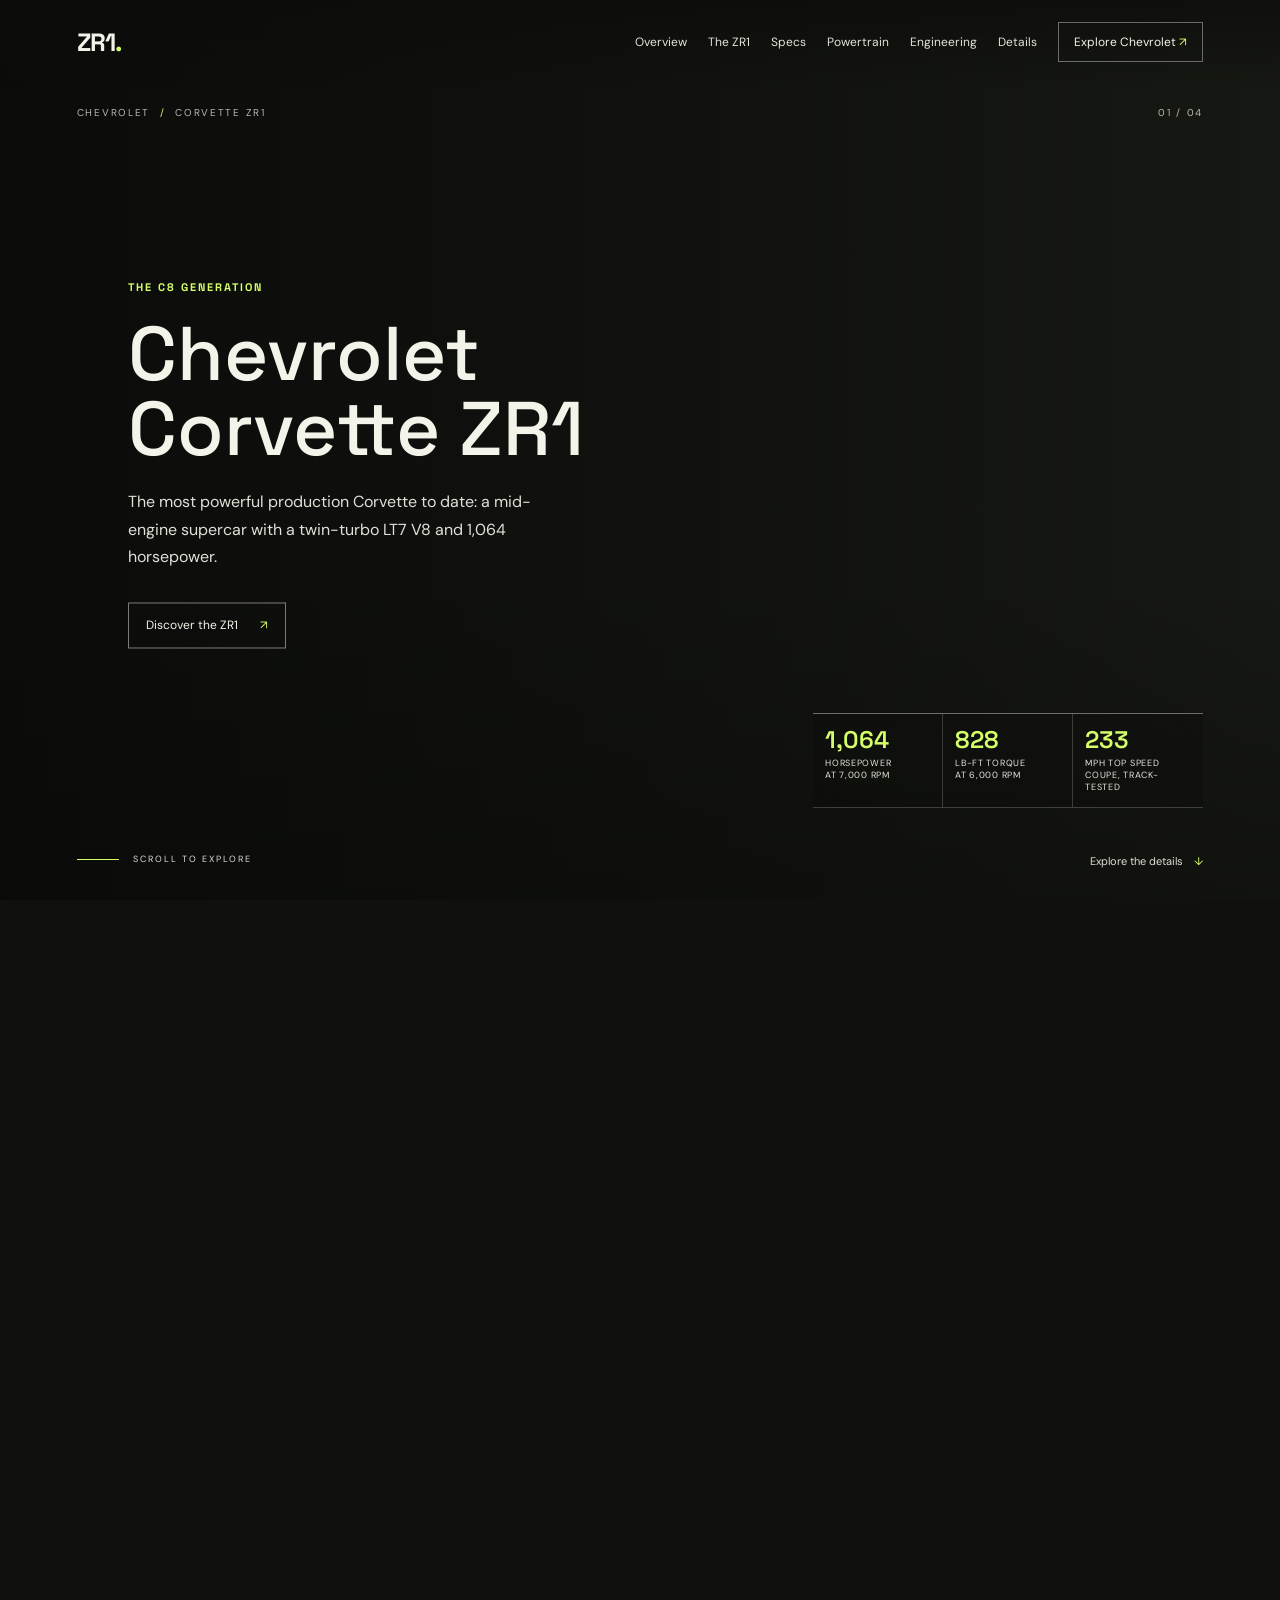
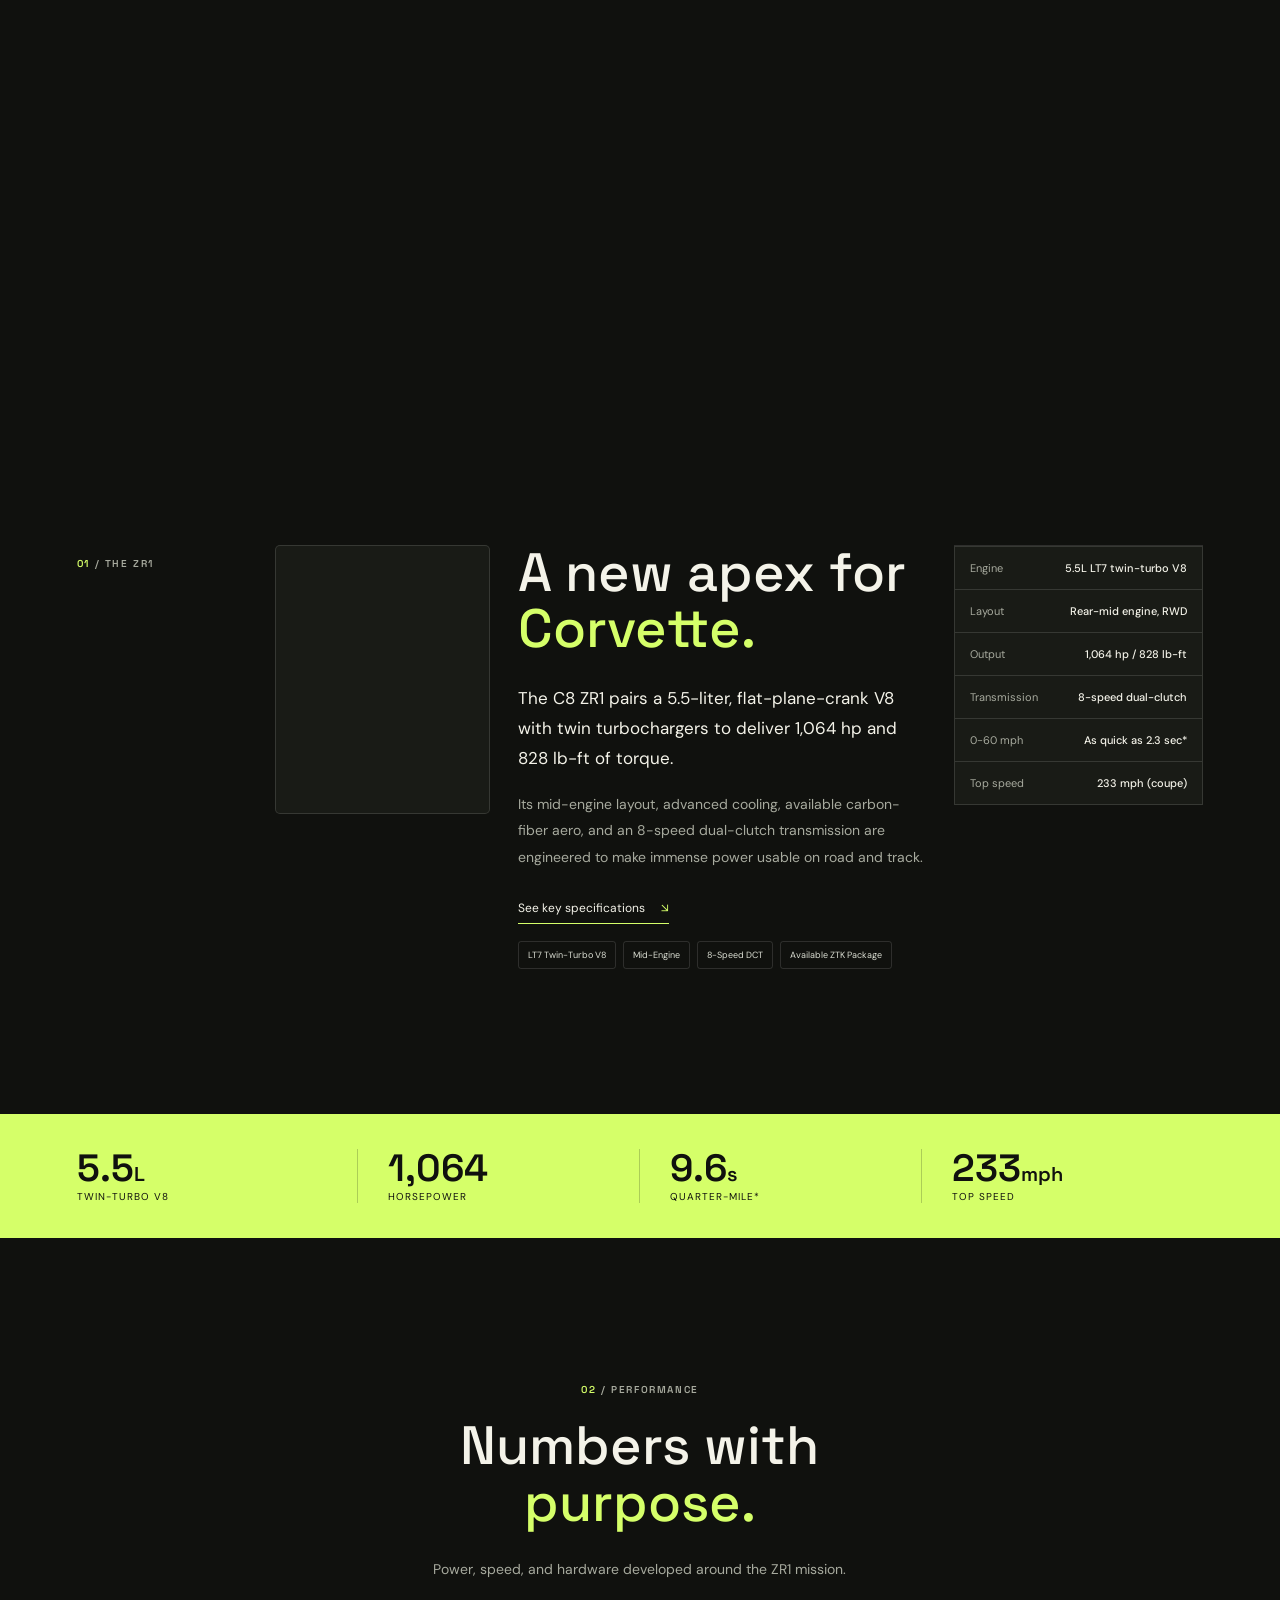
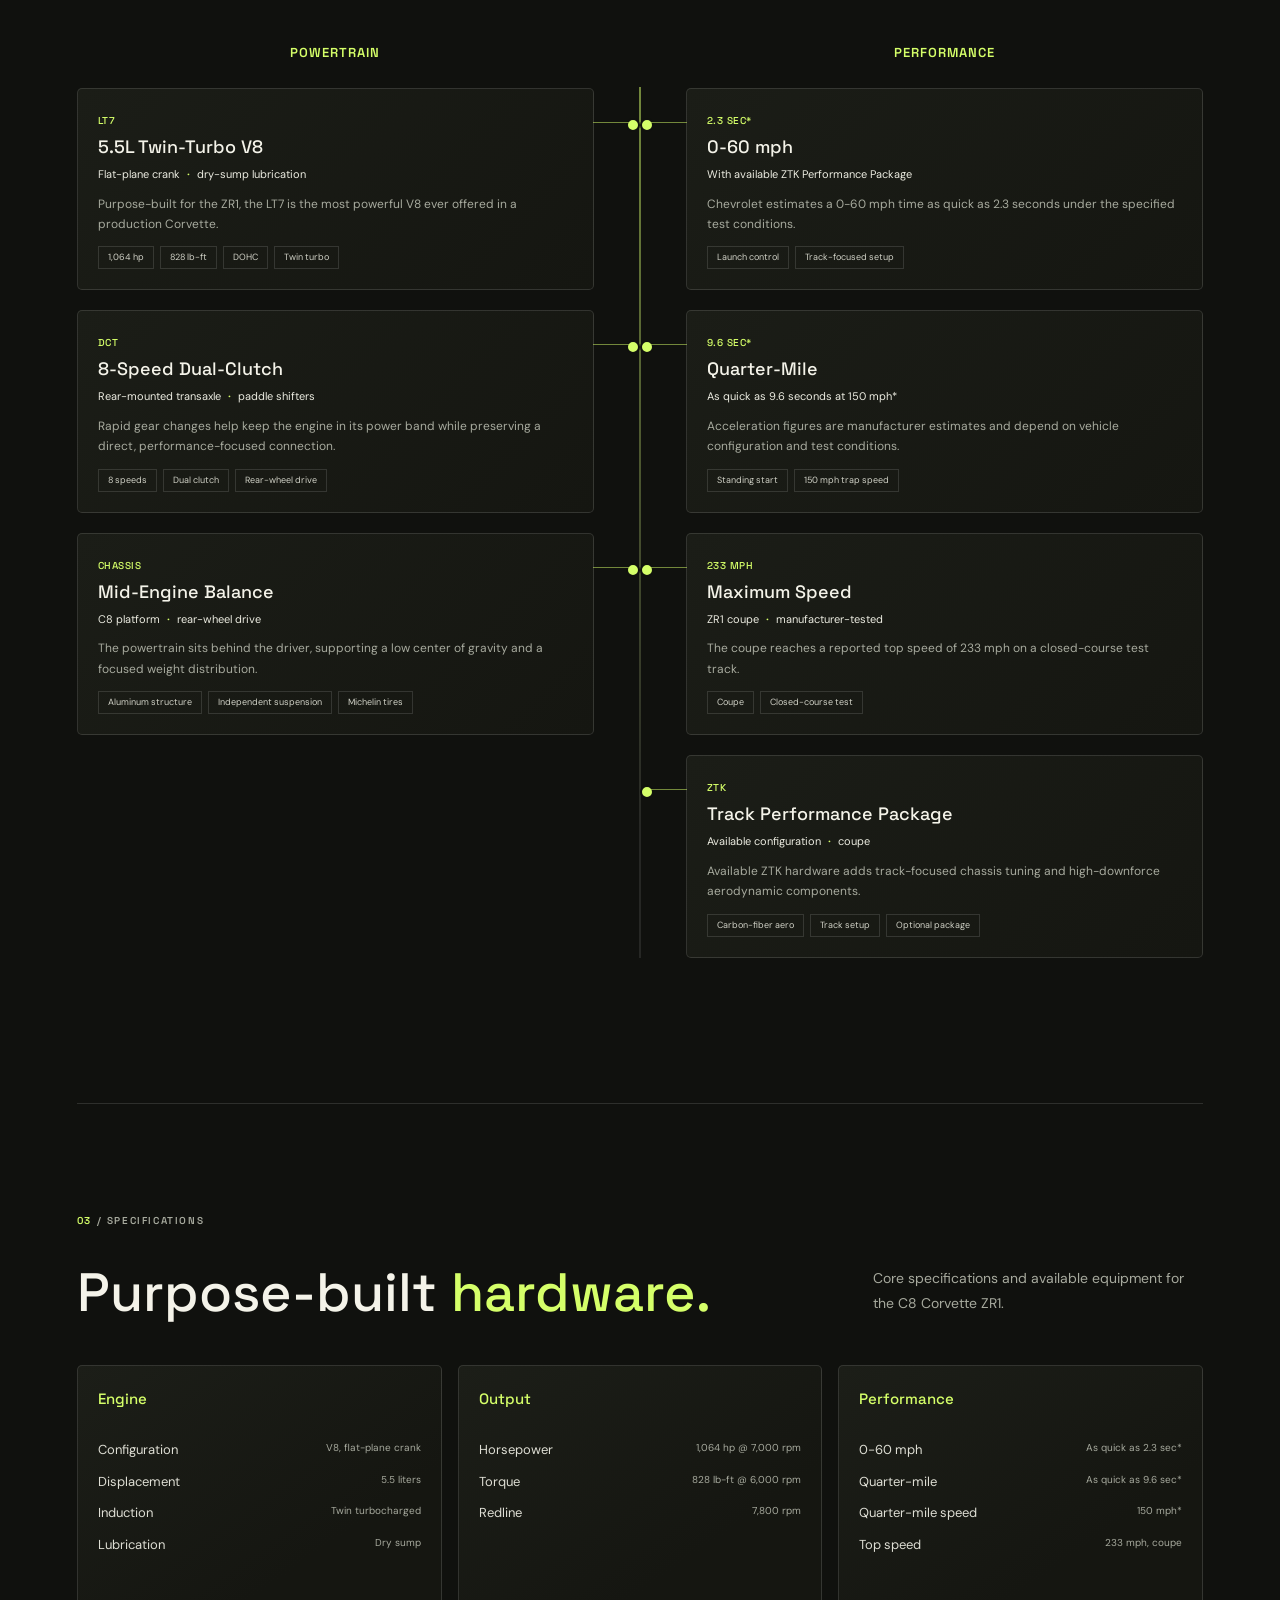
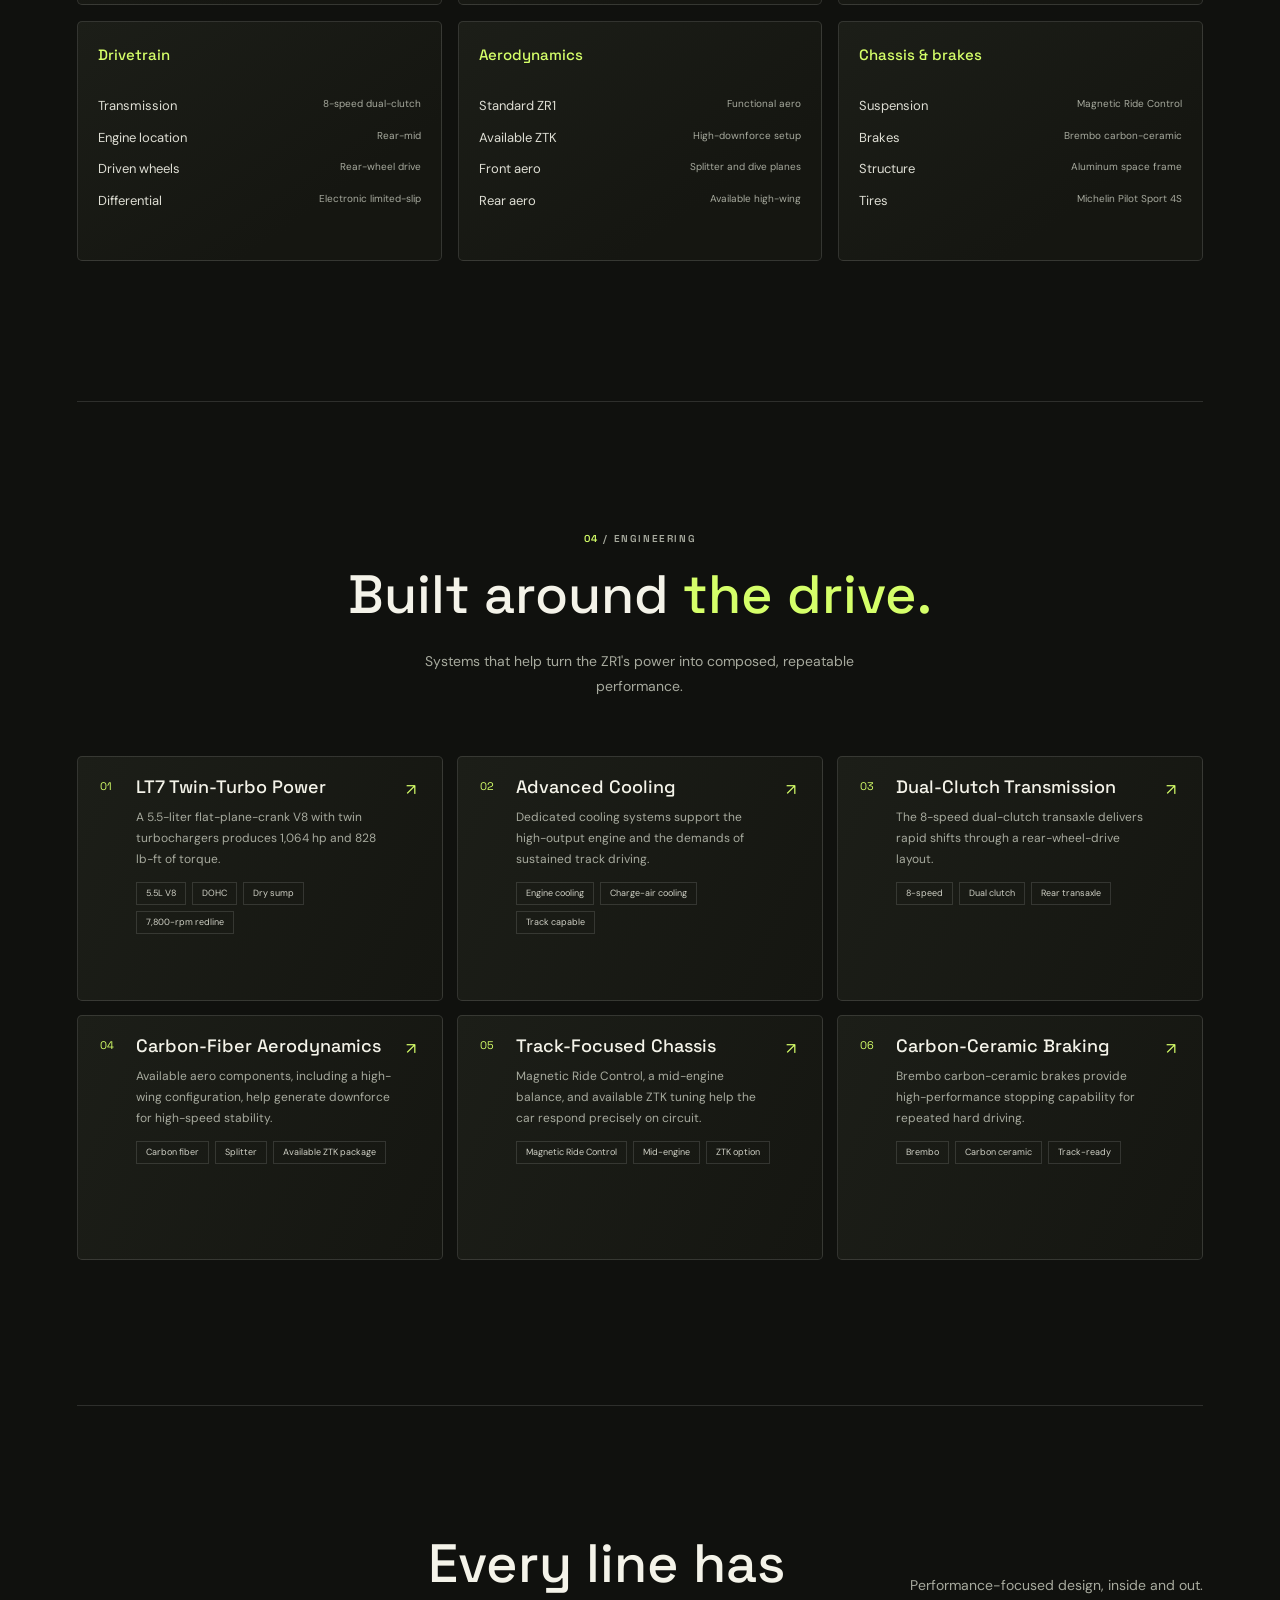
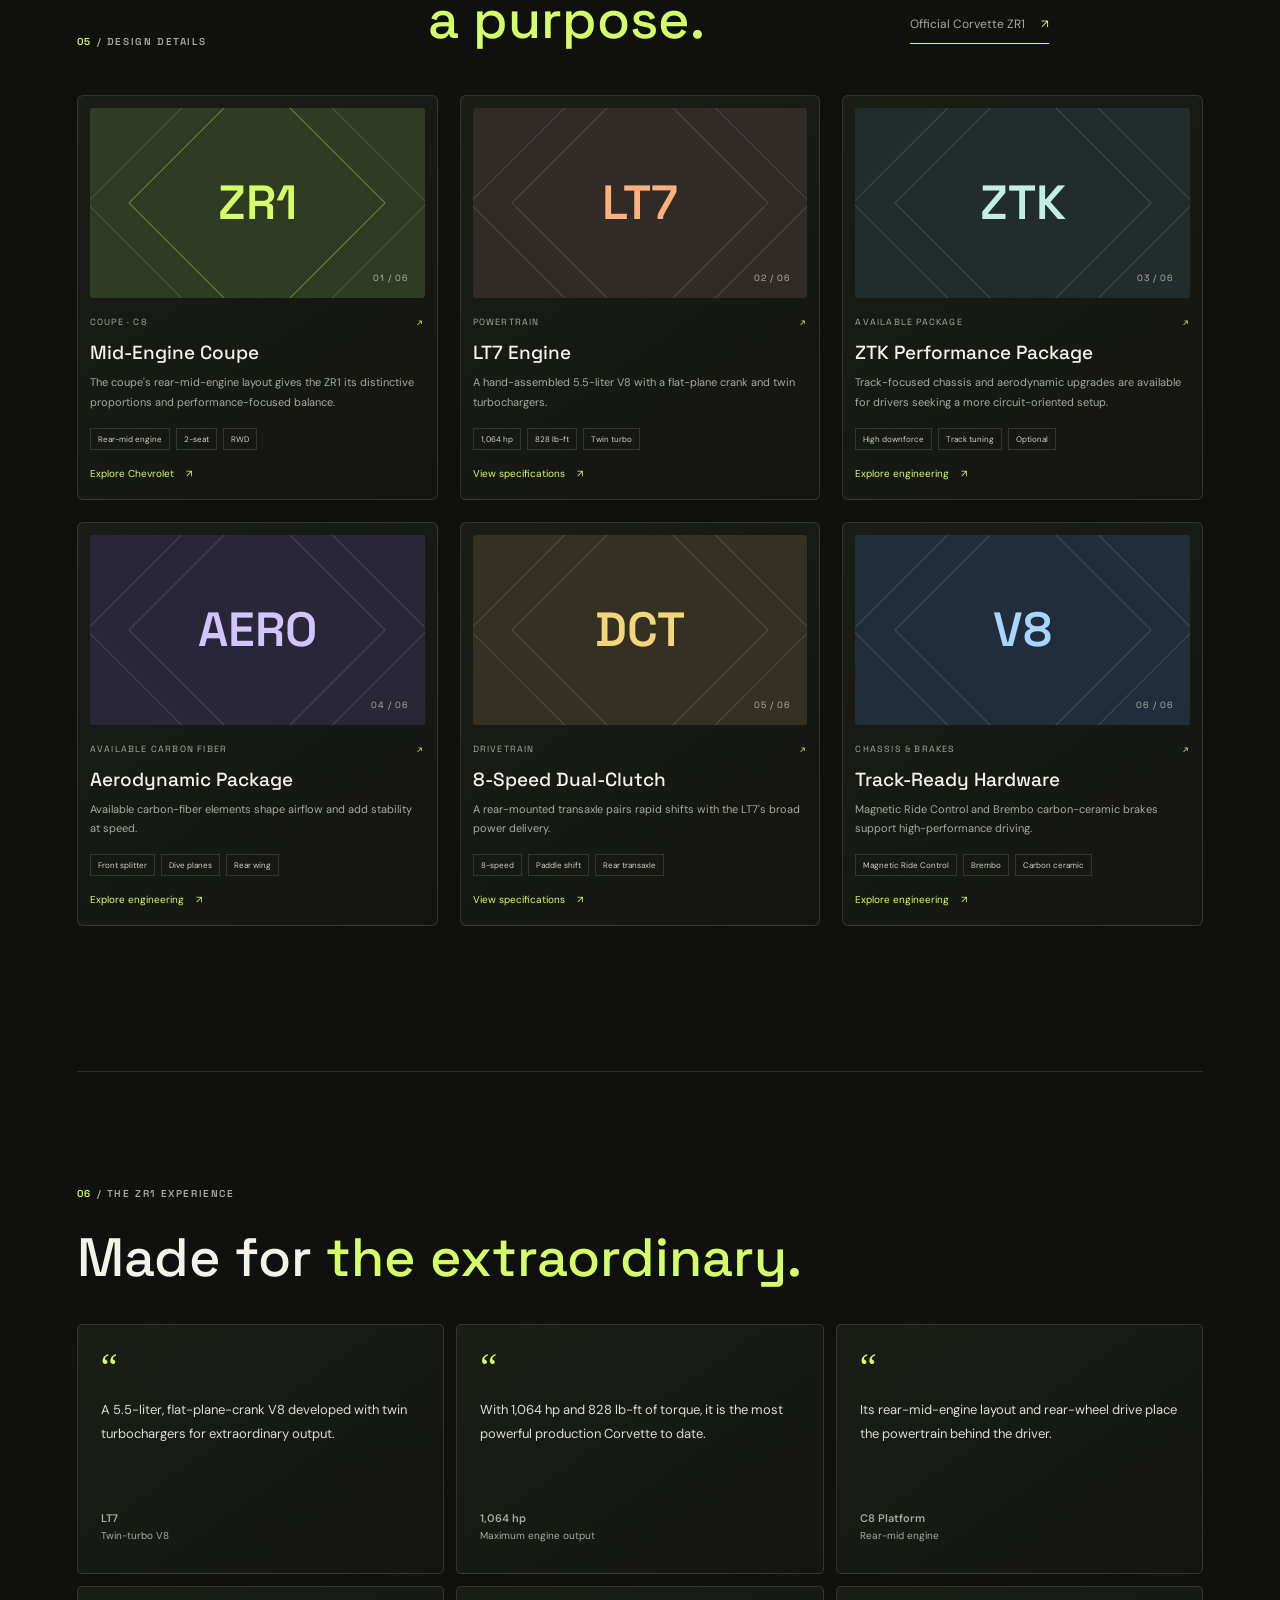
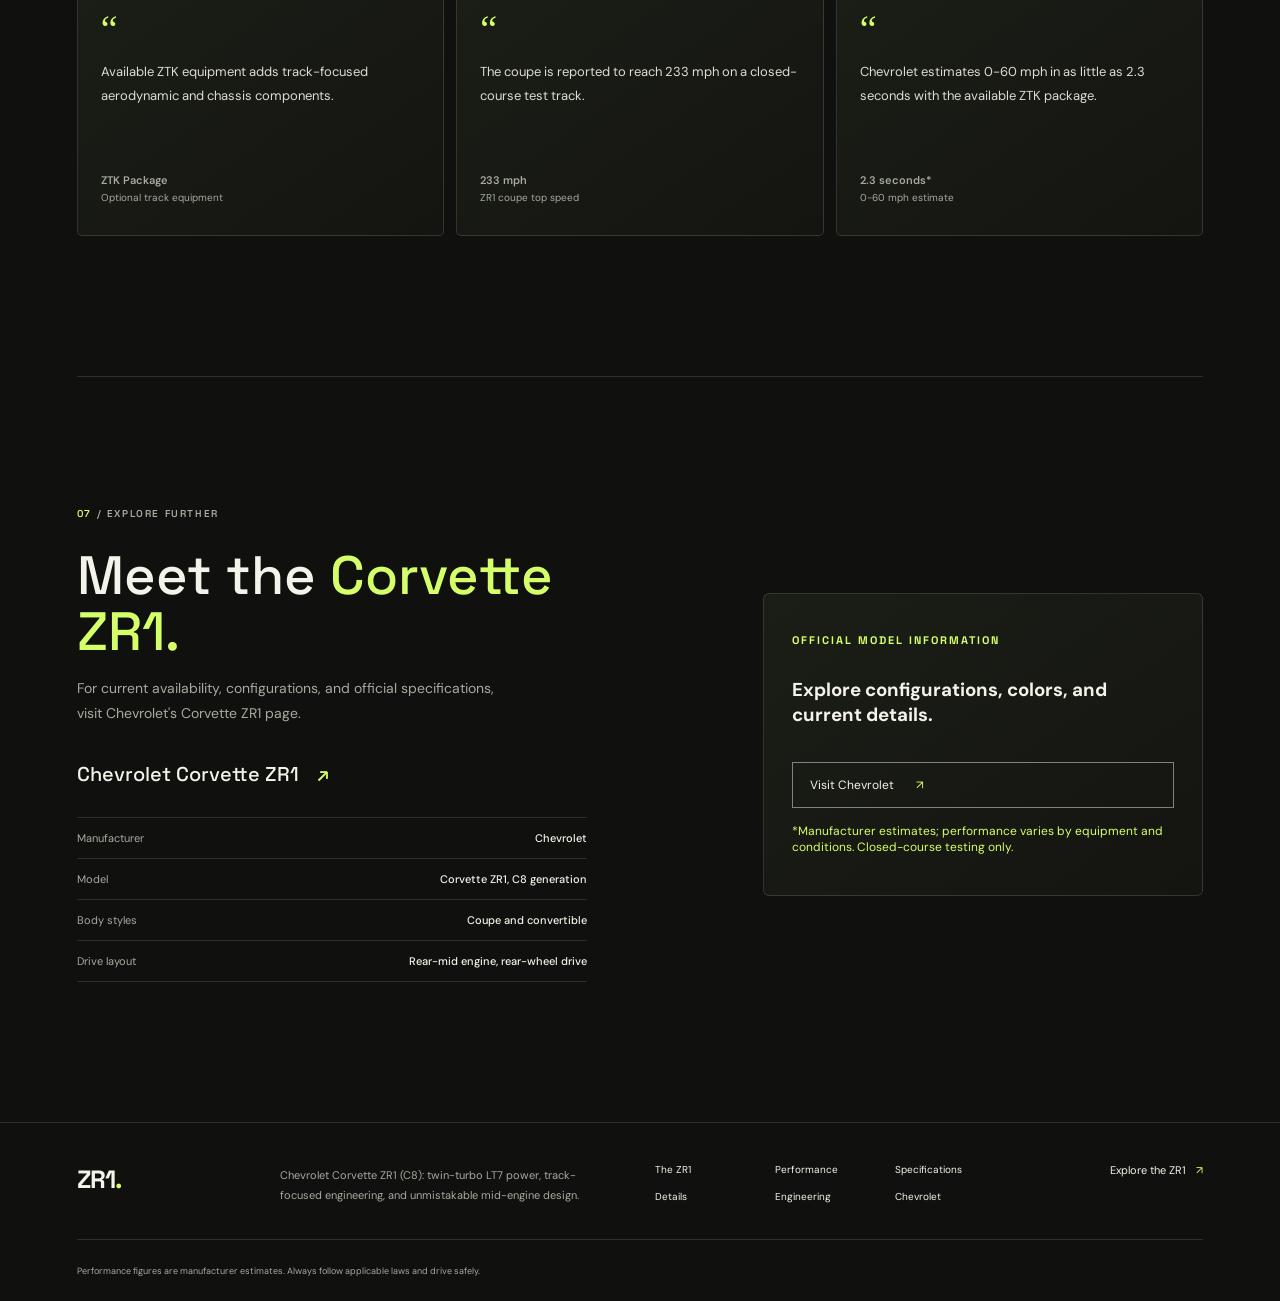
<file: Car/index.html>
<!DOCTYPE html>
<html lang="en">

<head>
  <meta charset="UTF-8">
  <meta name="viewport" content="width=device-width, initial-scale=1.0, viewport-fit=cover">
  <meta name="theme-color" content="#10110e">
  <meta name="description" content="Explore the Chevrolet Corvette C8 ZR1: its twin-turbo LT7 V8, 1,064 horsepower, track-focused aerodynamics, and performance engineering.">
  <title>Chevrolet Corvette ZR1 (C8) — Performance Overview</title>
  <meta property="og:title" content="Chevrolet Corvette ZR1 (C8)">
  <meta property="og:description" content="Discover the twin-turbo LT7-powered Corvette ZR1, the most powerful production Corvette to date.">
  <meta property="og:type" content="website">
  <meta property="og:url" content="https://www.chevrolet.com/performance/corvette/zr1">
  <meta property="og:site_name" content="Corvette ZR1">
  <meta name="twitter:card" content="summary_large_image">
  <meta name="twitter:title" content="Chevrolet Corvette ZR1 (C8)">
  <meta name="twitter:description" content="Meet the twin-turbo LT7-powered Corvette ZR1, with 1,064 horsepower and track-focused engineering.">
  <script type="application/ld+json">
    {
      "@context": "https://schema.org",
      "@type": "Product",
      "name": "Chevrolet Corvette ZR1 (C8)",
      "brand": { "@type": "Brand", "name": "Chevrolet" },
      "category": "Sports car",
      "description": "A mid-engine Corvette powered by a 5.5-liter twin-turbocharged LT7 V8 producing 1,064 horsepower."
    }
  </script>
  <link rel="preconnect" href="https://fonts.googleapis.com">
  <link rel="preconnect" href="https://fonts.gstatic.com" crossorigin>
  <link
    href="https://fonts.googleapis.com/css2?family=DM+Sans:wght@400;500;600;700&family=Space+Grotesk:wght@400;500;600;700&display=swap"
    rel="stylesheet">
  <link rel="stylesheet" href="styles.css">
</head>

<body>

  <header class="navbar">
    <a href="#story" class="brand" aria-label="Corvette ZR1 home">ZR1<span>.</span></a>
    <nav aria-label="Main navigation">
      <a href="#story" class="nav-home">Overview</a>
      <a href="#about">The ZR1</a>
      <a href="#journey">Specs</a>
      <a href="#skills" class="nav-secondary">Powertrain</a>
      <a href="#services" class="nav-secondary">Engineering</a>
      <a href="#work">Details</a>
      <a href="#contact" class="nav-cta">Explore Chevrolet <span aria-hidden="true">↗</span></a>
    </nav>
  </header>

  <main>
    <section id="story" class="scroll-story">
      <div class="sticky-stage">
        <video id="propertyVideo" class="property-video" preload="auto" muted playsinline disablepictureinpicture>
          <source src="assets/car.mp4" type="video/mp4">
        </video>

        <div class="video-shade"></div>

        <div class="video-topline">
          <span>CHEVROLET <i> / </i> CORVETTE ZR1</span>
          <span id="progressLabel">01 / 04</span>
        </div>

        <div class="scene-card" id="sceneCard">
          <p class="eyebrow" id="sceneEyebrow">THE C8 GENERATION</p>
          <h1 id="sceneTitle">Chevrolet<br>Corvette ZR1</h1>
          <p id="sceneDescription">
            The most powerful production Corvette to date: a mid-engine supercar with a twin-turbo LT7 V8 and 1,064 horsepower.
          </p>
          <a href="#contact" class="outline-button">
            Discover the ZR1 <span aria-hidden="true">↗</span>
          </a>
        </div>

        <div class="hero-proof" aria-label="Corvette ZR1 performance figures">
          <div><strong>1,064</strong><span>Horsepower<br>at 7,000 rpm</span></div>
          <div><strong>828</strong><span>lb-ft torque<br>at 6,000 rpm</span></div>
          <div><strong>233</strong><span>mph top speed<br>coupe, track-tested</span></div>
        </div>

        <div class="scroll-indicator">
          <span class="scroll-line"></span>
          <span>SCROLL TO EXPLORE</span>
        </div>
        <a class="hero-work-link" href="#work">Explore the details <span aria-hidden="true">↓</span></a>
      </div>
    </section>
    <section class="intro section-wrap" id="about">
      <div class="section-kicker"><span>01</span> / THE ZR1</div>
      <video class="intro-portrait" autoplay muted loop playsinline aria-label="Chevrolet Corvette ZR1 driving footage">
        <source src="assets/car.mp4" type="video/mp4">
      </video>
      <div class="intro-copy">
        <h2>A new apex for <em>Corvette.</em></h2>
        <p class="lead">The C8 ZR1 pairs a 5.5-liter, flat-plane-crank V8 with twin turbochargers to deliver 1,064 hp and 828 lb-ft of torque.</p>
        <p>Its mid-engine layout, advanced cooling, available carbon-fiber aero, and an 8-speed dual-clutch transmission are engineered to make immense power usable on road and track.</p>
        <a class="text-link" href="#journey">See key specifications <span aria-hidden="true">↘</span></a>
        <div class="recognition-strip" aria-label="Corvette ZR1 highlights">
          <span>LT7 Twin-Turbo V8</span>
          <span>Mid-Engine</span>
          <span>8-Speed DCT</span>
          <span>Available ZTK Package</span>
        </div>
      </div>
      <div class="intro-facts">
        <div><span>Engine</span><strong>5.5L LT7 twin-turbo V8</strong></div>
        <div><span>Layout</span><strong>Rear-mid engine, RWD</strong></div>
        <div><span>Output</span><strong>1,064 hp / 828 lb-ft</strong></div>
        <div><span>Transmission</span><strong>8-speed dual-clutch</strong></div>
        <div><span>0-60 mph</span><strong>As quick as 2.3 sec*</strong></div>
        <div><span>Top speed</span><strong>233 mph (coupe)</strong></div>
      </div>
    </section>

    <section class="proof-band" aria-label="Corvette ZR1 performance">
      <div class="proof-inner">
        <div><strong>5.5<span>L</span></strong><small>Twin-turbo V8</small></div>
        <div><strong>1,064</strong><small>Horsepower</small></div>
        <div><strong>9.6<span>s</span></strong><small>Quarter-mile*</small></div>
        <div><strong>233<span>mph</span></strong><small>Top speed</small></div>
      </div>
    </section>

    <section class="journey section-wrap" id="journey">
      <div class="section-heading">
        <div class="section-kicker"><span>02</span> / PERFORMANCE</div>
        <h2>Numbers with<br><em>purpose.</em></h2>
        <p>Power, speed, and hardware developed around the ZR1 mission.</p>
      </div>
      <div class="journey-columns">
        <div class="timeline-column">
          <h3>Powertrain</h3>
          <div class="timeline">
            <article class="timeline-item"><span class="timeline-date">LT7</span>
              <div>
                <h4>5.5L Twin-Turbo V8</h4>
                <p class="timeline-place">Flat-plane crank <b>·</b> dry-sump lubrication</p>
                <p>Purpose-built for the ZR1, the LT7 is the most powerful V8 ever offered in a production Corvette.</p>
                <div class="tags"><span>1,064 hp</span><span>828 lb-ft</span><span>DOHC</span><span>Twin turbo</span></div>
              </div>
            </article>
            <article class="timeline-item"><span class="timeline-date">DCT</span>
              <div>
                <h4>8-Speed Dual-Clutch</h4>
                <p class="timeline-place">Rear-mounted transaxle <b>·</b> paddle shifters</p>
                <p>Rapid gear changes help keep the engine in its power band while preserving a direct, performance-focused connection.</p>
                <div class="tags"><span>8 speeds</span><span>Dual clutch</span><span>Rear-wheel drive</span></div>
              </div>
            </article>
            <article class="timeline-item"><span class="timeline-date">CHASSIS</span>
              <div>
                <h4>Mid-Engine Balance</h4>
                <p class="timeline-place">C8 platform <b>·</b> rear-wheel drive</p>
                <p>The powertrain sits behind the driver, supporting a low center of gravity and a focused weight distribution.</p>
                <div class="tags"><span>Aluminum structure</span><span>Independent suspension</span><span>Michelin tires</span></div>
              </div>
            </article>
          </div>
        </div>
        <div class="timeline-column">
          <h3>Performance</h3>
          <div class="timeline">
            <article class="timeline-item"><span class="timeline-date">2.3 SEC*</span>
              <div>
                <h4>0-60 mph</h4>
                <p class="timeline-place">With available ZTK Performance Package</p>
                <p>Chevrolet estimates a 0-60 mph time as quick as 2.3 seconds under the specified test conditions.</p>
                <div class="tags"><span>Launch control</span><span>Track-focused setup</span></div>
              </div>
            </article>
            <article class="timeline-item"><span class="timeline-date">9.6 SEC*</span>
              <div>
                <h4>Quarter-Mile</h4>
                <p class="timeline-place">As quick as 9.6 seconds at 150 mph*</p>
                <p>Acceleration figures are manufacturer estimates and depend on vehicle configuration and test conditions.</p>
                <div class="tags"><span>Standing start</span><span>150 mph trap speed</span></div>
              </div>
            </article>
            <article class="timeline-item"><span class="timeline-date">233 MPH</span>
              <div>
                <h4>Maximum Speed</h4>
                <p class="timeline-place">ZR1 coupe <b>·</b> manufacturer-tested</p>
                <p>The coupe reaches a reported top speed of 233 mph on a closed-course test track.</p>
                <div class="tags"><span>Coupe</span><span>Closed-course test</span></div>
              </div>
            </article>
            <article class="timeline-item"><span class="timeline-date">ZTK</span>
              <div>
                <h4>Track Performance Package</h4>
                <p class="timeline-place">Available configuration <b>·</b> coupe</p>
                <p>Available ZTK hardware adds track-focused chassis tuning and high-downforce aerodynamic components.</p>
                <div class="tags"><span>Carbon-fiber aero</span><span>Track setup</span><span>Optional package</span></div>
              </div>
            </article>
          </div>
        </div>
      </div>
    </section>
    <section class="skills section-wrap" id="skills">
      <div class="section-kicker"><span>03</span> / SPECIFICATIONS</div>
      <div class="skills-title">
        <h2>Purpose-built <em>hardware.</em></h2>
        <p>Core specifications and available equipment for the C8 Corvette ZR1.</p>
      </div>
      <div class="skill-grid">
        <div class="skill-group">
          <h3>Engine</h3>
          <p>Configuration <b>V8, flat-plane crank</b></p>
          <p>Displacement <b>5.5 liters</b></p>
          <p>Induction <b>Twin turbocharged</b></p>
          <p>Lubrication <b>Dry sump</b></p>
        </div>
        <div class="skill-group">
          <h3>Output</h3>
          <p>Horsepower <b>1,064 hp @ 7,000 rpm</b></p>
          <p>Torque <b>828 lb-ft @ 6,000 rpm</b></p>
          <p>Redline <b>7,800 rpm</b></p>
        </div>
        <div class="skill-group">
          <h3>Performance</h3>
          <p>0-60 mph <b>As quick as 2.3 sec*</b></p>
          <p>Quarter-mile <b>As quick as 9.6 sec*</b></p>
          <p>Quarter-mile speed <b>150 mph*</b></p>
          <p>Top speed <b>233 mph, coupe</b></p>
        </div>
        <div class="skill-group">
          <h3>Drivetrain</h3>
          <p>Transmission <b>8-speed dual-clutch</b></p>
          <p>Engine location <b>Rear-mid</b></p>
          <p>Driven wheels <b>Rear-wheel drive</b></p>
          <p>Differential <b>Electronic limited-slip</b></p>
        </div>
        <div class="skill-group">
          <h3>Aerodynamics</h3>
          <p>Standard ZR1 <b>Functional aero</b></p>
          <p>Available ZTK <b>High-downforce setup</b></p>
          <p>Front aero <b>Splitter and dive planes</b></p>
          <p>Rear aero <b>Available high-wing</b></p>
        </div>
        <div class="skill-group">
          <h3>Chassis &amp; brakes</h3>
          <p>Suspension <b>Magnetic Ride Control</b></p>
          <p>Brakes <b>Brembo carbon-ceramic</b></p>
          <p>Structure <b>Aluminum space frame</b></p>
          <p>Tires <b>Michelin Pilot Sport 4S</b></p>
        </div>
      </div>
    </section>

    <section class="services section-wrap" id="services">
      <div class="section-heading">
        <div class="section-kicker"><span>04</span> / ENGINEERING</div>
        <h2>Built around <em>the drive.</em></h2>
        <p>Systems that help turn the ZR1's power into composed, repeatable performance.</p>
      </div>
      <div class="service-list">
          <article><span class="service-number">01</span>
            <div>
              <h3>LT7 Twin-Turbo Power</h3>
              <p>A 5.5-liter flat-plane-crank V8 with twin turbochargers produces 1,064 hp and 828 lb-ft of torque.</p>
              <div class="tags"><span>5.5L V8</span><span>DOHC</span><span>Dry sump</span><span>7,800-rpm redline</span></div>
            </div><span class="service-arrow">↗</span>
          </article>
          <article><span class="service-number">02</span>
            <div>
              <h3>Advanced Cooling</h3>
              <p>Dedicated cooling systems support the high-output engine and the demands of sustained track driving.</p>
              <div class="tags"><span>Engine cooling</span><span>Charge-air cooling</span><span>Track capable</span></div>
            </div><span class="service-arrow">↗</span>
          </article>
          <article><span class="service-number">03</span>
            <div>
              <h3>Dual-Clutch Transmission</h3>
              <p>The 8-speed dual-clutch transaxle delivers rapid shifts through a rear-wheel-drive layout.</p>
              <div class="tags"><span>8-speed</span><span>Dual clutch</span><span>Rear transaxle</span></div>
            </div><span class="service-arrow">↗</span>
          </article>

        <article><span class="service-number">04</span>
          <div>
            <h3>Carbon-Fiber Aerodynamics</h3>
            <p>Available aero components, including a high-wing configuration, help generate downforce for high-speed stability.</p>
            <div class="tags"><span>Carbon fiber</span><span>Splitter</span><span>Available ZTK package</span></div>
          </div><span class="service-arrow">↗</span>
        </article>
        <article><span class="service-number">05</span>
          <div>
              <h3>Track-Focused Chassis</h3>
              <p>Magnetic Ride Control, a mid-engine balance, and available ZTK tuning help the car respond precisely on circuit.</p>
            <div class="tags"><span>Magnetic Ride Control</span><span>Mid-engine</span><span>ZTK option</span></div>
          </div><span class="service-arrow">↗</span>
        </article>
        <article><span class="service-number">06</span>
          <div>
              <h3>Carbon-Ceramic Braking</h3>
              <p>Brembo carbon-ceramic brakes provide high-performance stopping capability for repeated hard driving.</p>
            <div class="tags"><span>Brembo</span><span>Carbon ceramic</span><span>Track-ready</span></div>
          </div><span class="service-arrow">↗</span>
        </article>
      </div>
    </section>
    <section class="projects section-wrap" id="work">
      <div class="section-heading project-heading">
        <div class="section-kicker"><span>05</span> / DESIGN DETAILS</div>
        <h2>Every line has<br><em>a purpose.</em></h2>
        <p>Performance-focused design, inside and out.<br><a class="text-link" href="https://www.chevrolet.com/performance/corvette/zr1" target="_blank" rel="noopener noreferrer">Official Corvette ZR1 <span aria-hidden="true">↗</span></a></p>
      </div>
      <div class="project-grid">
        <article class="project-card project-featured">
          <div class="project-art art-erp"><span>ZR1</span><i>01 / 06</i></div>
          <div class="project-meta"><span>COUPE · C8</span><span>↗</span></div>
          <h3>Mid-Engine Coupe</h3>
          <p>The coupe's rear-mid-engine layout gives the ZR1 its distinctive proportions and performance-focused balance.</p>
          <div class="tags"><span>Rear-mid engine</span><span>2-seat</span><span>RWD</span></div>
            <a class="project-link" href="https://www.chevrolet.com/performance/corvette/zr1" target="_blank" rel="noopener noreferrer">Explore Chevrolet <span aria-hidden="true">↗</span></a>
        </article>
        <article class="project-card">
          <div class="project-art art-ott"><span>LT7</span><i>02 / 06</i></div>
          <div class="project-meta"><span>POWERTRAIN</span><span>↗</span></div>
          <h3>LT7 Engine</h3>
          <p>A hand-assembled 5.5-liter V8 with a flat-plane crank and twin turbochargers.</p>
          <div class="tags"><span>1,064 hp</span><span>828 lb-ft</span><span>Twin turbo</span></div>
          <a class="project-link" href="#skills">View specifications <span aria-hidden="true">↗</span></a>
        </article>
        <article class="project-card">
          <div class="project-art art-shop"><span>ZTK</span><i>03 / 06</i></div>
          <div class="project-meta"><span>AVAILABLE PACKAGE</span><span>↗</span></div>
          <h3>ZTK Performance Package</h3>
          <p>Track-focused chassis and aerodynamic upgrades are available for drivers seeking a more circuit-oriented setup.</p>
          <div class="tags"><span>High downforce</span><span>Track tuning</span><span>Optional</span></div>
          <a class="project-link" href="#services">Explore engineering <span aria-hidden="true">↗</span></a>
        </article>
        <article class="project-card">
          <div class="project-art art-ai"><span>AERO</span><i>04 / 06</i></div>
          <div class="project-meta"><span>AVAILABLE CARBON FIBER</span><span>↗</span></div>
          <h3>Aerodynamic Package</h3>
          <p>Available carbon-fiber elements shape airflow and add stability at speed.</p>
          <div class="tags"><span>Front splitter</span><span>Dive planes</span><span>Rear wing</span></div>
          <a class="project-link" href="#services">Explore engineering <span aria-hidden="true">↗</span></a>
        </article>
        <article class="project-card">
          <div class="project-art art-commerce"><span>DCT</span><i>05 / 06</i></div>
          <div class="project-meta"><span>DRIVETRAIN</span><span>↗</span></div>
          <h3>8-Speed Dual-Clutch</h3>
          <p>A rear-mounted transaxle pairs rapid shifts with the LT7's broad power delivery.</p>
          <div class="tags"><span>8-speed</span><span>Paddle shift</span><span>Rear transaxle</span></div>
          <a class="project-link" href="#skills">View specifications <span aria-hidden="true">↗</span></a>
        </article>
        <article class="project-card">
          <div class="project-art art-jobs"><span>V8</span><i>06 / 06</i></div>
          <div class="project-meta"><span>CHASSIS &amp; BRAKES</span><span>↗</span></div>
          <h3>Track-Ready Hardware</h3>
          <p>Magnetic Ride Control and Brembo carbon-ceramic brakes support high-performance driving.</p>
          <div class="tags"><span>Magnetic Ride Control</span><span>Brembo</span><span>Carbon ceramic</span></div>
          <a class="project-link" href="#services">Explore engineering <span aria-hidden="true">↗</span></a>
        </article>
      </div>
    </section>

    <section class="reviews section-wrap" id="reviews">
      <div class="section-heading">
        <div class="section-kicker"><span>06</span> / THE ZR1 EXPERIENCE</div>
        <h2>Made for <em>the extraordinary.</em></h2>
      </div>
      <div class="review-grid">
        <blockquote><span class="quote-mark">“</span>
          <p>A 5.5-liter, flat-plane-crank V8 developed with twin turbochargers for extraordinary output.</p>
          <footer><span class="review-author"><strong>LT7</strong><span>Twin-turbo V8</span></span></footer>
        </blockquote>
        <blockquote><span class="quote-mark">“</span>
          <p>With 1,064 hp and 828 lb-ft of torque, it is the most powerful production Corvette to date.</p>
          <footer><span class="review-author"><strong>1,064 hp</strong><span>Maximum engine output</span></span></footer>
        </blockquote>
        <blockquote><span class="quote-mark">“</span>
          <p>Its rear-mid-engine layout and rear-wheel drive place the powertrain behind the driver.</p>
          <footer><span class="review-author"><strong>C8 Platform</strong><span>Rear-mid engine</span></span></footer>
        </blockquote>
        <blockquote><span class="quote-mark">“</span>
          <p>Available ZTK equipment adds track-focused aerodynamic and chassis components.</p>
          <footer><span class="review-author"><strong>ZTK Package</strong><span>Optional track equipment</span></span></footer>
        </blockquote>
        <blockquote><span class="quote-mark">“</span>
          <p>The coupe is reported to reach 233 mph on a closed-course test track.</p>
          <footer><span class="review-author"><strong>233 mph</strong><span>ZR1 coupe top speed</span></span></footer>
        </blockquote>
        <blockquote><span class="quote-mark">“</span>
          <p>Chevrolet estimates 0-60 mph in as little as 2.3 seconds with the available ZTK package.</p>
          <footer><span class="review-author"><strong>2.3 seconds*</strong><span>0-60 mph estimate</span></span></footer>
        </blockquote>
      </div>
    </section>

    <section class="contact section-wrap" id="contact">
      <div class="contact-copy">
        <div class="section-kicker"><span>07</span> / EXPLORE FURTHER</div>
        <h2>Meet the <em>Corvette ZR1.</em></h2>
        <p>For current availability, configurations, and official specifications, visit Chevrolet's Corvette ZR1 page.</p>
        <a href="https://www.chevrolet.com/performance/corvette/zr1" class="contact-email" target="_blank" rel="noopener noreferrer">Chevrolet Corvette ZR1 <span aria-hidden="true">↗</span></a>
        <div class="contact-details">
          <div><span>Manufacturer</span><strong>Chevrolet</strong></div>
          <div><span>Model</span><strong>Corvette ZR1, C8 generation</strong></div>
          <div><span>Body styles</span><strong>Coupe and convertible</strong></div>
          <div><span>Drive layout</span><strong>Rear-mid engine, rear-wheel drive</strong></div>
        </div>
      </div>
      <div class="contact-form">
        <p class="eyebrow">OFFICIAL MODEL INFORMATION</p>
        <h3>Explore configurations, colors, and current details.</h3>
        <a class="outline-button" href="https://www.chevrolet.com/performance/corvette/zr1" target="_blank" rel="noopener noreferrer">Visit Chevrolet <span aria-hidden="true">↗</span></a>
        <p class="success-msg">*Manufacturer estimates; performance varies by equipment and conditions. Closed-course testing only.</p>
      </div>
    </section>
  </main>

  <footer class="site-footer">
    <a href="#story" class="brand">ZR1<span>.</span></a>
    <p>Chevrolet Corvette ZR1 (C8): twin-turbo LT7 power, track-focused engineering, and unmistakable mid-engine design.</p>
    <div class="footer-links"><a href="#about">The ZR1</a><a href="#journey">Performance</a><a href="#skills">Specifications</a><a href="#work">Details</a><a href="#services">Engineering</a><a href="#contact">Chevrolet</a></div>
    <a class="footer-cta" href="https://www.chevrolet.com/performance/corvette/zr1" target="_blank" rel="noopener noreferrer">Explore the ZR1 <span aria-hidden="true">↗</span></a>
    <small>Performance figures are manufacturer estimates. Always follow applicable laws and drive safely.</small>
  </footer>

  <script src="script.js"></script>
</body>

</html>
</file>
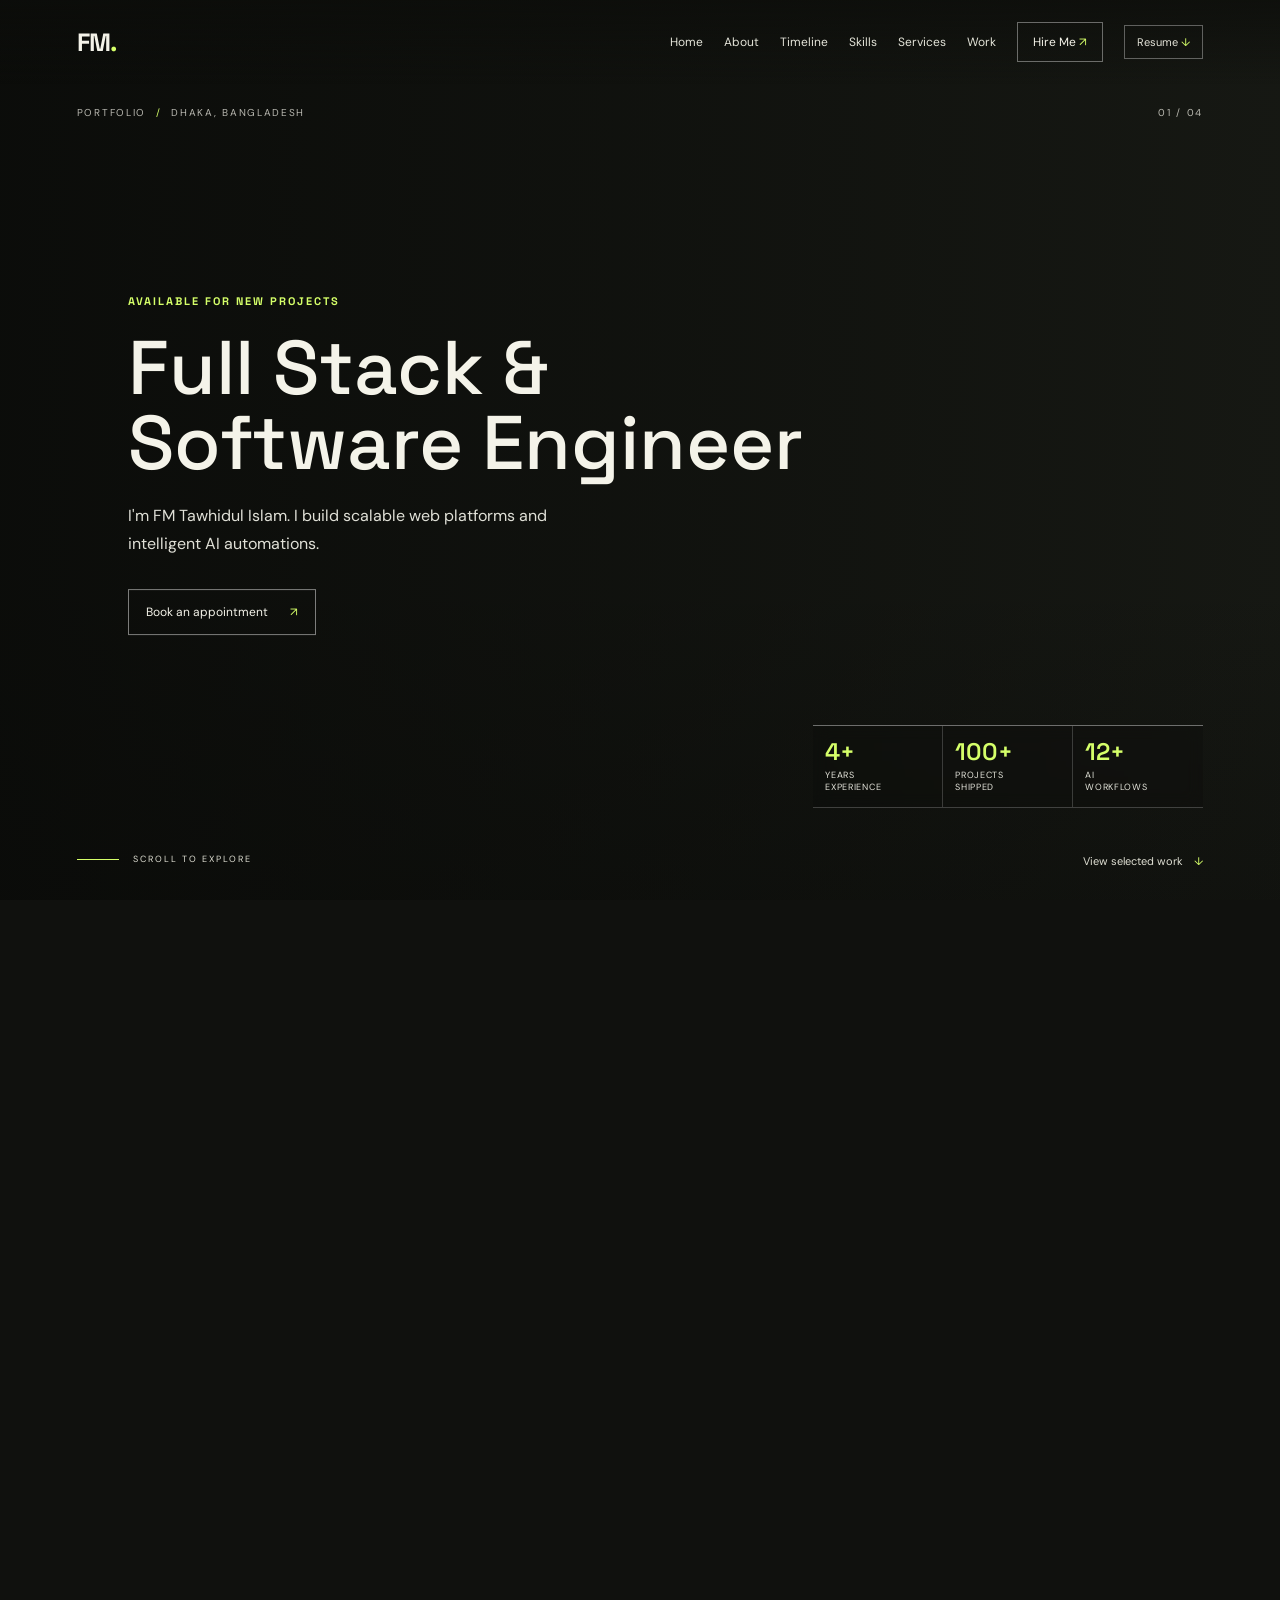
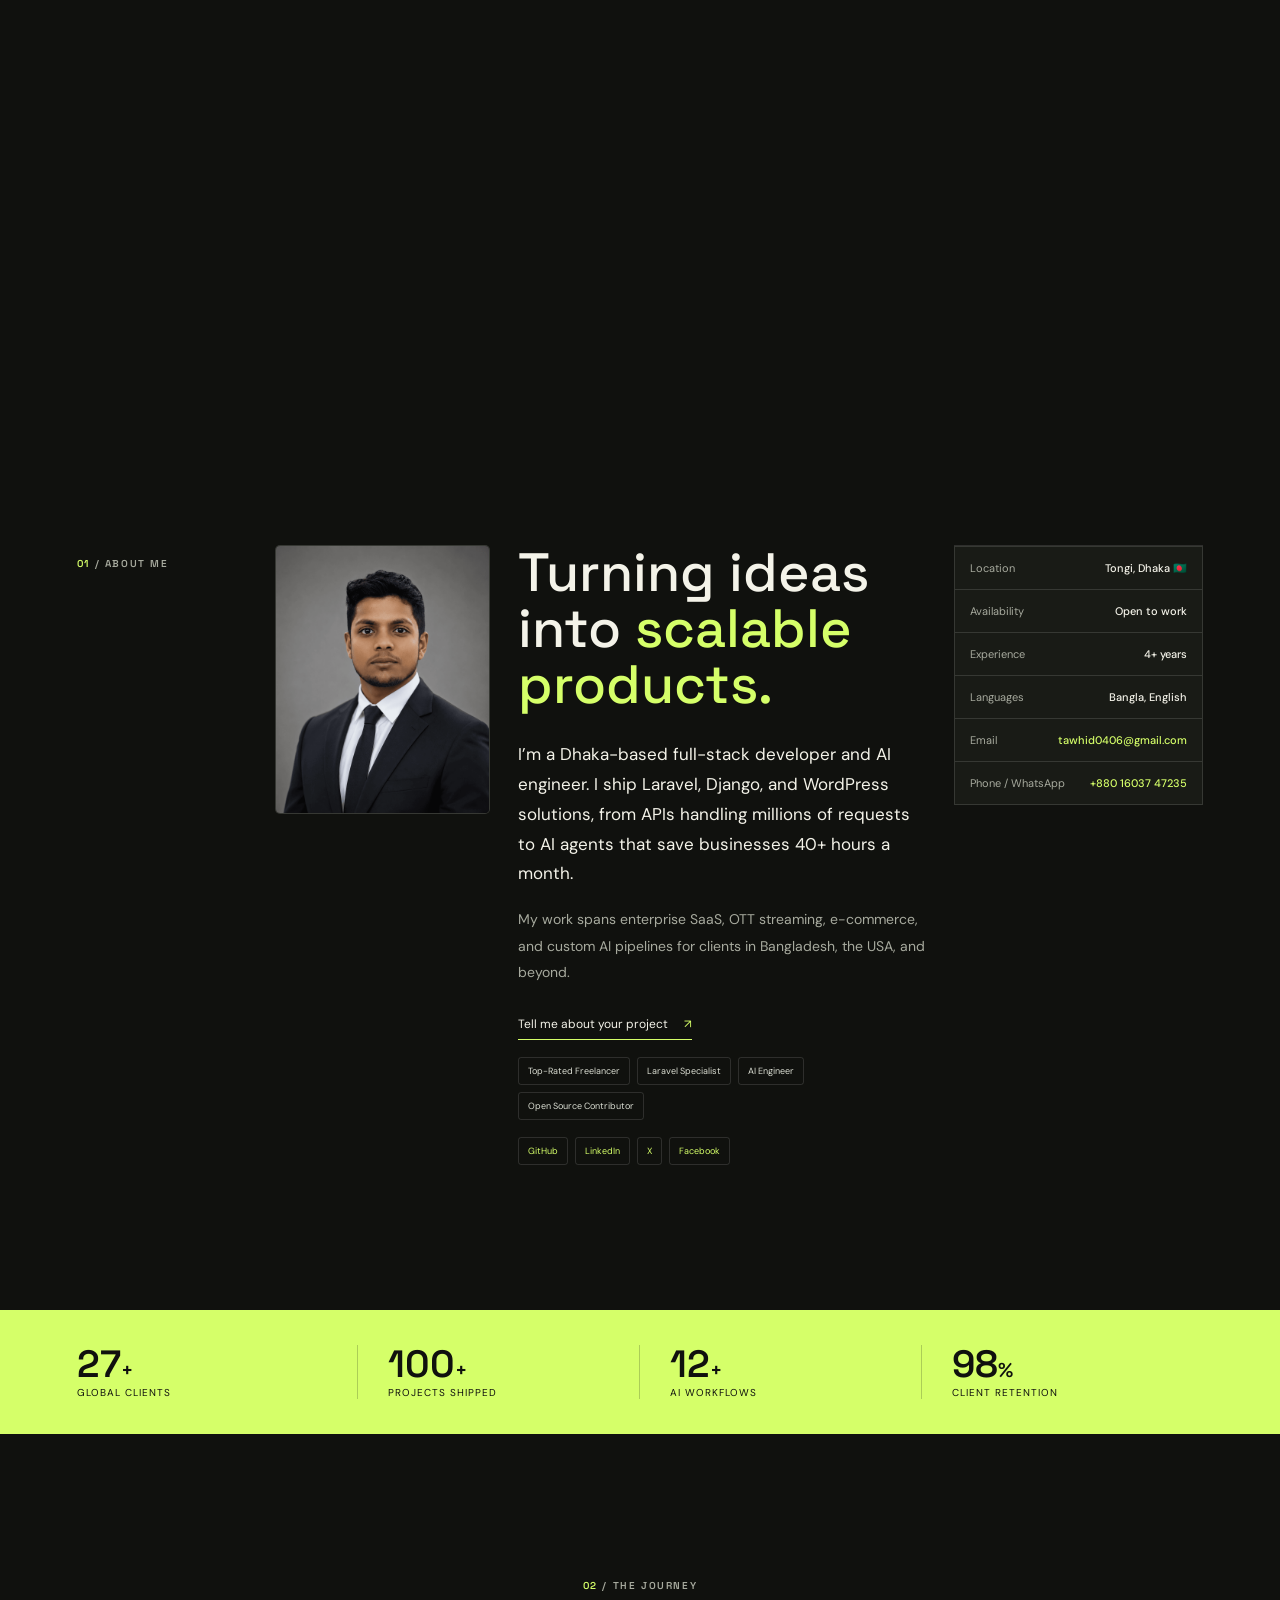
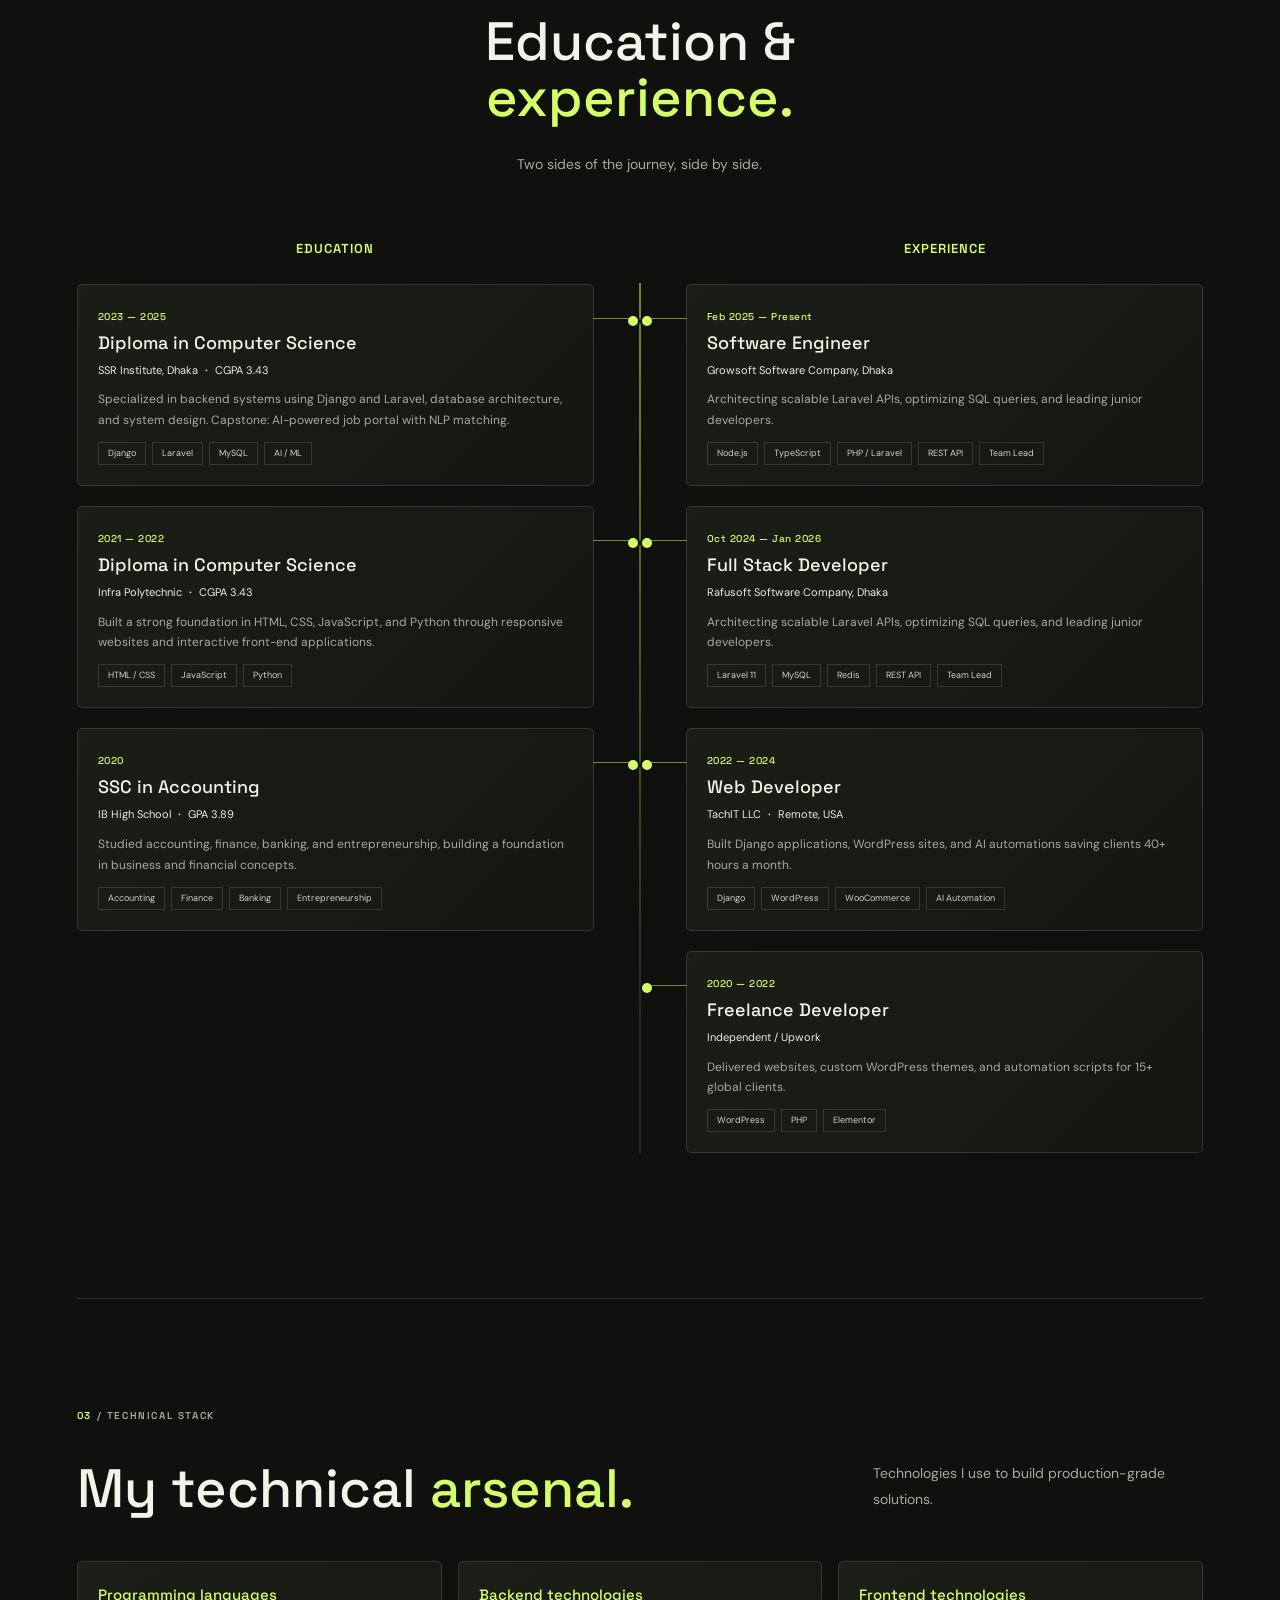
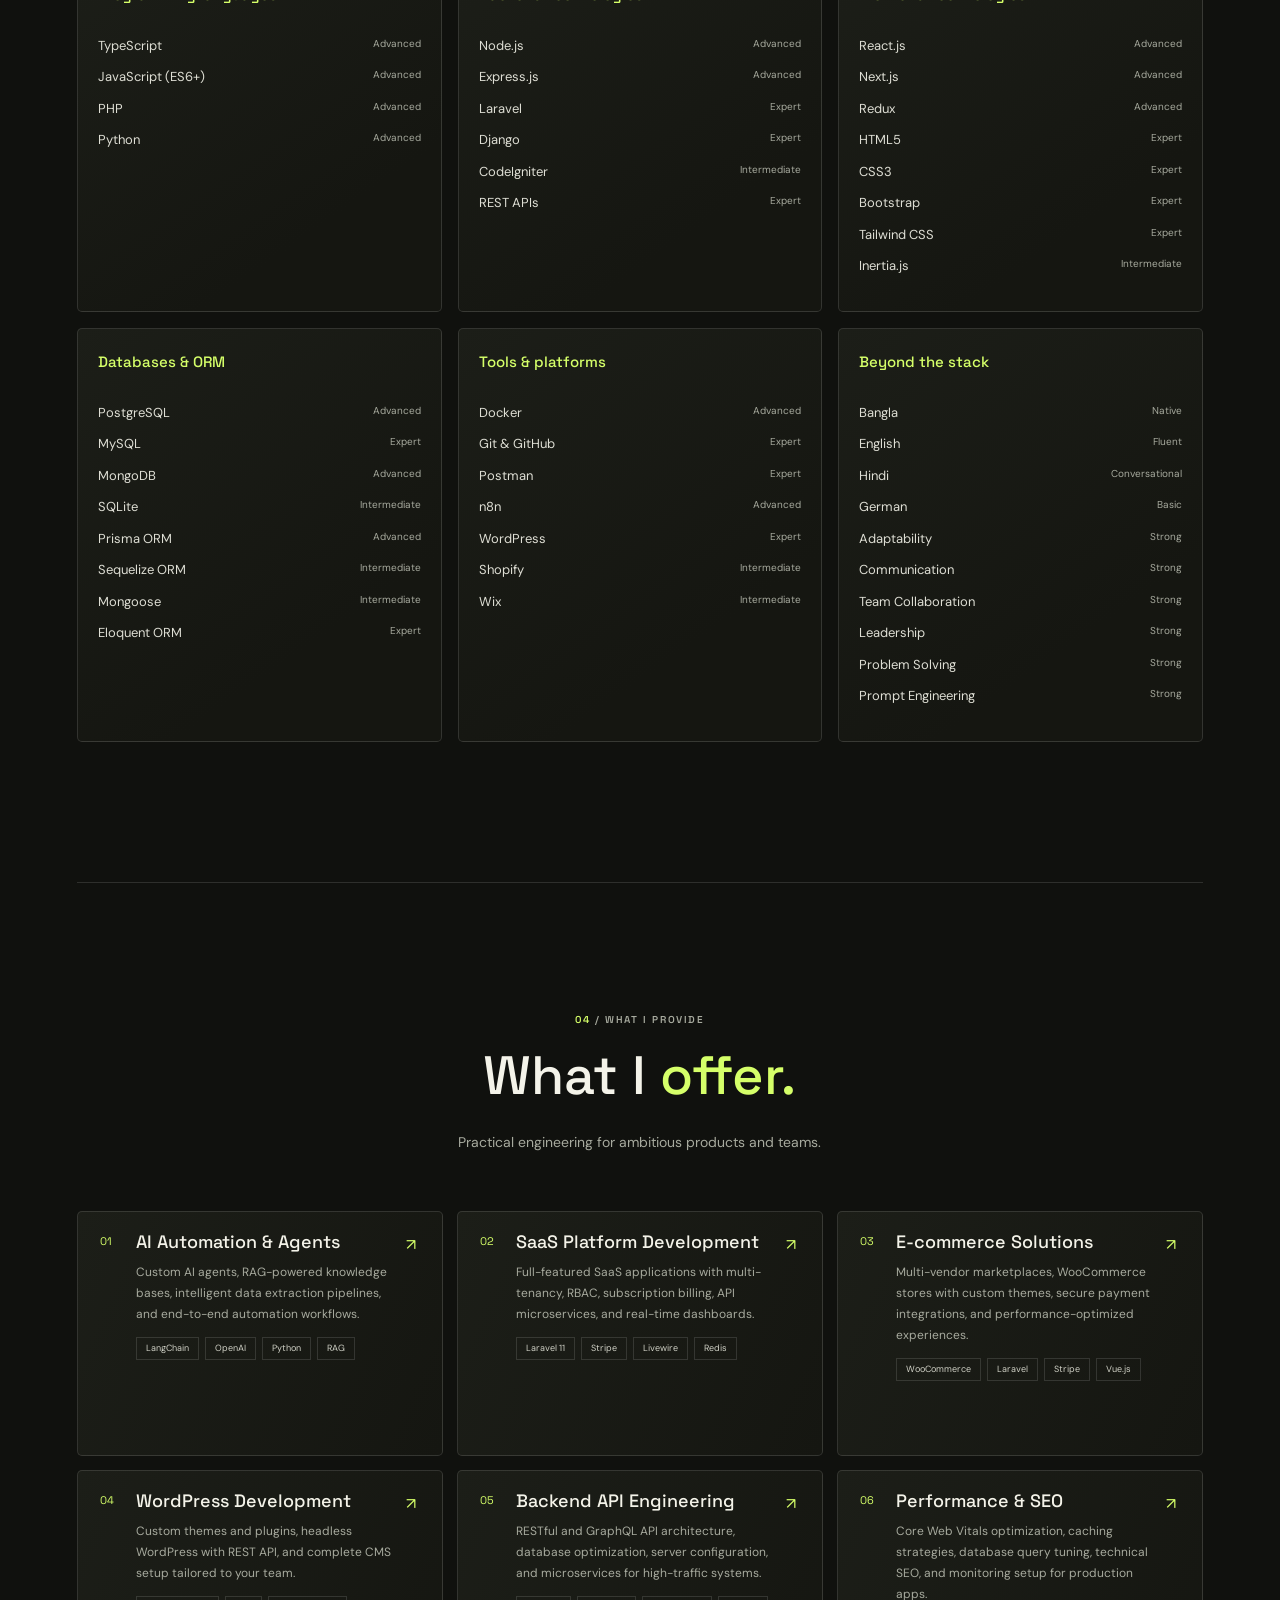
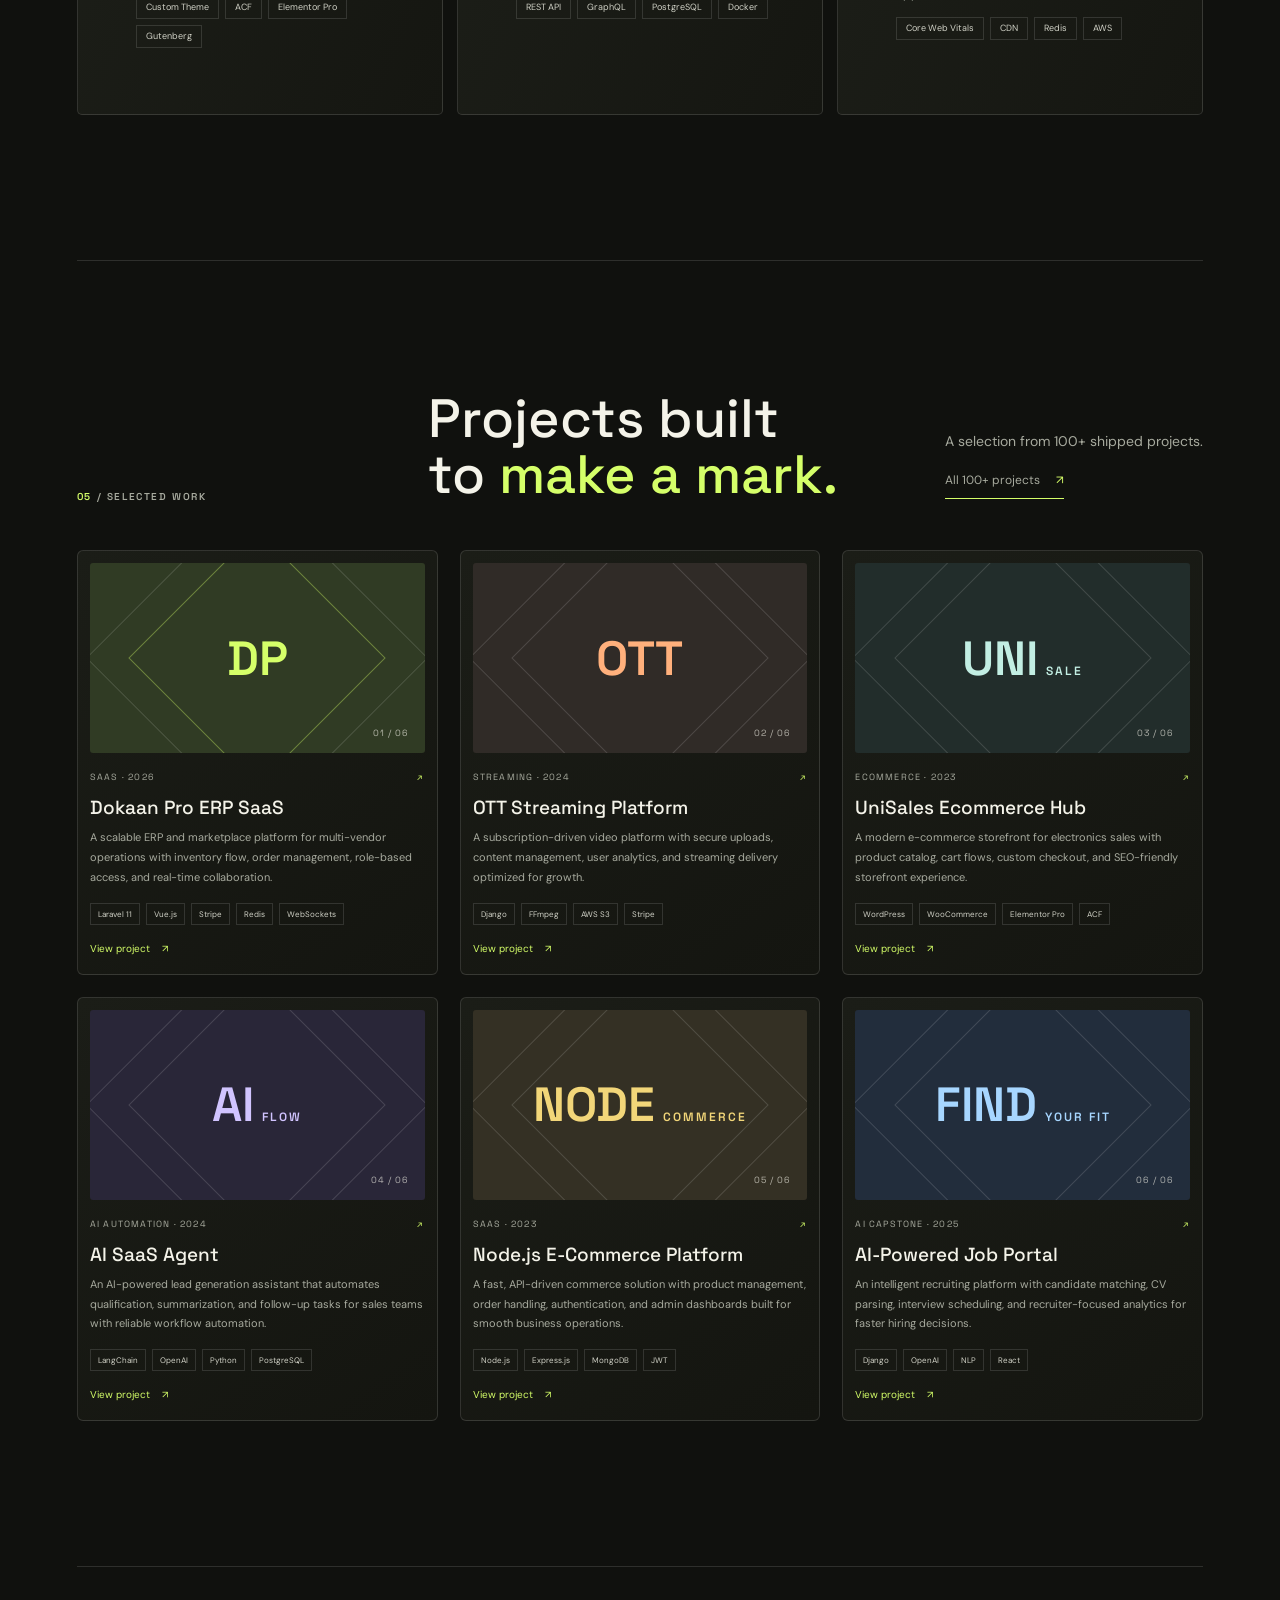
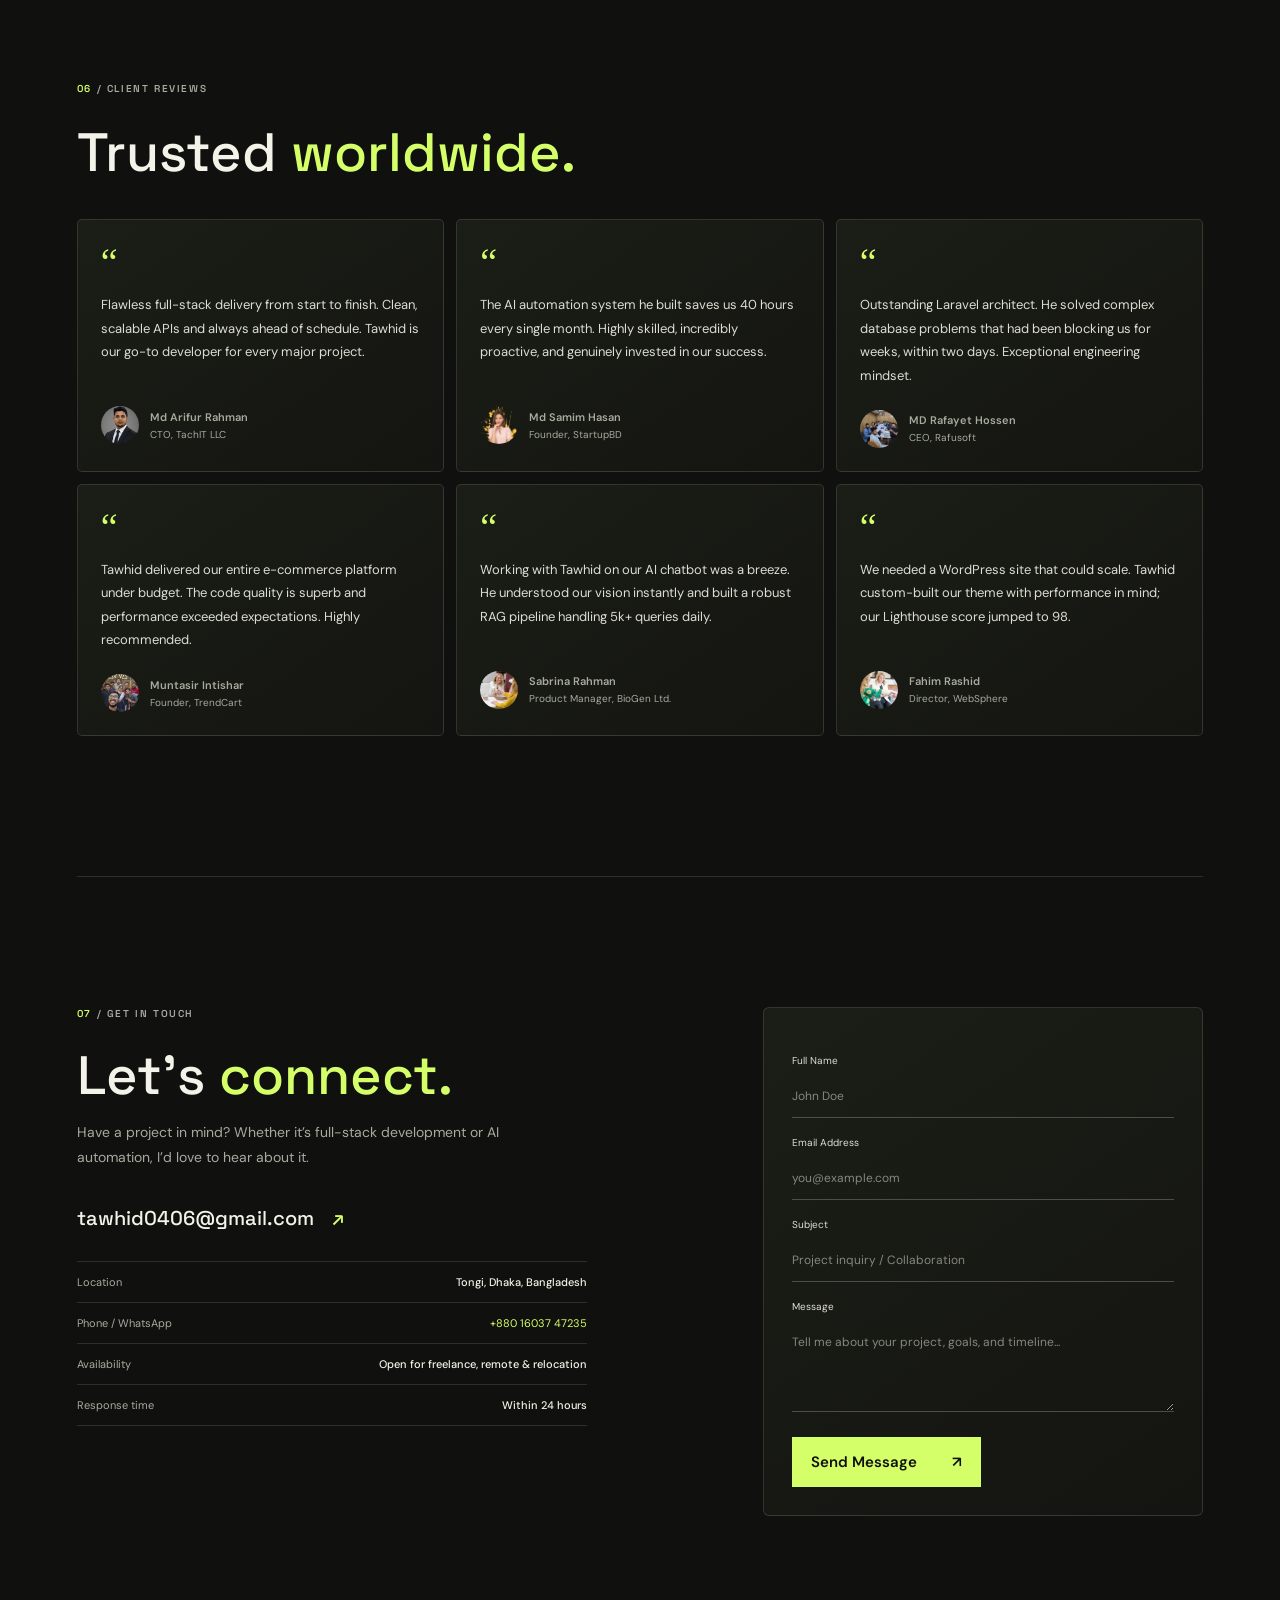
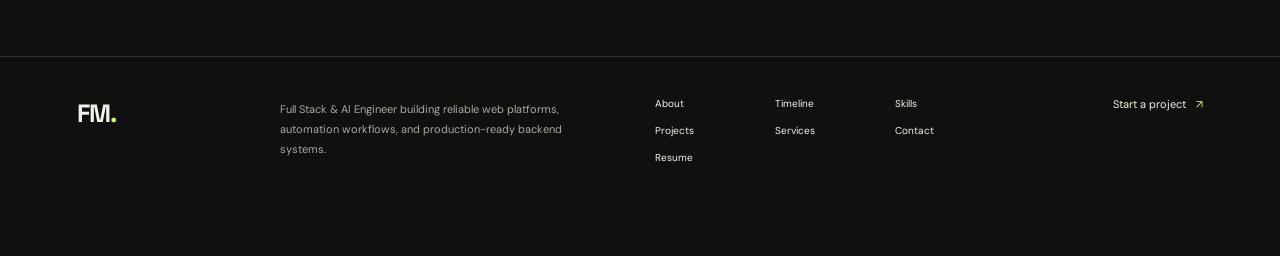
<file: Portfolio/index.html>
<!DOCTYPE html>
<html lang="en">

<head>
  <meta charset="UTF-8">
  <meta name="viewport" content="width=device-width, initial-scale=1.0, viewport-fit=cover">
  <meta name="theme-color" content="#10110e">
  <meta name="description" content="FM Tawhidul Islam — Full Stack Developer &amp; AI Engineer. Laravel, Django, WordPress, and intelligent AI automations.">
  <meta name="google-site-verification" content="GWhFBmBKCNOaZBUlMakQ8_KzNB_Nx7qppl171JlhKEc">
  <title>FM Tawhidul Islam — Full Stack &amp; AI Engineer</title>
  <meta property="og:title" content="FM Tawhidul Islam — Full Stack &amp; AI Engineer">
  <meta property="og:description" content="FM Tawhidul Islam — Full Stack Developer &amp; AI Engineer. Laravel, Django, WordPress. Premium portfolio.">
  <meta property="og:type" content="website">
  <meta property="og:url" content="https://fmtawhid.github.io/">
  <meta property="og:image" content="https://fmtawhid.github.io/assets/tawhid.jpg">
  <meta property="og:site_name" content="FM Tawhidul Islam">
  <meta name="twitter:card" content="summary_large_image">
  <meta name="twitter:title" content="FM Tawhidul Islam — Full Stack &amp; AI Engineer">
  <meta name="twitter:description" content="FM Tawhidul Islam — Full Stack Developer &amp; AI Engineer. Laravel, Django, WordPress. Premium portfolio.">
  <meta name="twitter:image" content="https://fmtawhid.github.io/assets/tawhid.jpg">
  <meta name="twitter:site" content="@fmtawhid2">
  <script type="application/ld+json">
    {
      "@context": "https://schema.org",
      "@type": "Person",
      "name": "FM Tawhidul Islam",
      "jobTitle": "Full Stack Developer & AI Engineer",
      "url": "https://fmtawhid.github.io/",
      "sameAs": [
        "https://github.com/fmtawhid",
        "https://www.linkedin.com/in/fmtawhid/",
        "https://x.com/fmtawhid2",
        "https://www.facebook.com/fmtawhid1/"
      ],
      "description": "Full-stack developer and AI engineer specializing in Laravel, Django, WordPress, and automation systems.",
      "address": {
        "@type": "PostalAddress",
        "addressLocality": "Tongi",
        "addressRegion": "Dhaka",
        "addressCountry": "BD"
      }
    }
  </script>
  <link rel="preconnect" href="https://fonts.googleapis.com">
  <link rel="preconnect" href="https://fonts.gstatic.com" crossorigin>
  <link
    href="https://fonts.googleapis.com/css2?family=DM+Sans:wght@400;500;600;700&family=Space+Grotesk:wght@400;500;600;700&display=swap"
    rel="stylesheet">
  <link rel="stylesheet" href="styles.css">
</head>

<body>

  <header class="navbar">
    <a href="#story" class="brand" aria-label="FM Tawhidul Islam home">FM<span>.</span></a>
    <nav aria-label="Main navigation">
      <a href="#story" class="nav-home">Home</a>
      <a href="#about">About</a>
      <a href="#journey">Timeline</a>
      <a href="#skills" class="nav-secondary">Skills</a>
      <a href="#services" class="nav-secondary">Services</a>
      <a href="#work">Work</a>
      <a href="#contact" class="nav-cta">Hire Me <span aria-hidden="true">↗</span></a>
      <a href="assets/tawhidcv.pdf" class="nav-resume" download>Resume <span aria-hidden="true">↓</span></a>
    </nav>
  </header>

  <main>
    <section id="story" class="scroll-story">
      <div class="sticky-stage">
        <video id="propertyVideo" class="property-video" preload="auto" muted playsinline disablepictureinpicture>
          <source src="assets/tawhid.mp4" type="video/mp4">
        </video>

        <div class="video-shade"></div>

        <div class="video-topline">
          <span>PORTFOLIO <i> / </i> DHAKA, BANGLADESH</span>
          <span id="progressLabel">01 / 04</span>
        </div>

        <div class="scene-card" id="sceneCard">
          <p class="eyebrow" id="sceneEyebrow">AVAILABLE FOR NEW PROJECTS</p>
          <h1 id="sceneTitle">Full Stack &amp;<br>Software Engineer</h1>
          <p id="sceneDescription">
            I'm FM Tawhidul Islam. I build scalable web platforms and intelligent AI automations, specializing in Laravel, Django, and WordPress with 4+ years of production experience.
          </p>
          <a href="#contact" class="outline-button">
            Book an appointment <span aria-hidden="true">↗</span>
          </a>
        </div>

        <div class="hero-proof" aria-label="Career highlights">
          <div><strong>4+</strong><span>Years<br>experience</span></div>
          <div><strong>100+</strong><span>Projects<br>shipped</span></div>
          <div><strong>12+</strong><span>AI<br>workflows</span></div>
        </div>

        <div class="scroll-indicator">
          <span class="scroll-line"></span>
          <span>SCROLL TO EXPLORE</span>
        </div>
        <a class="hero-work-link" href="#work">View selected work <span aria-hidden="true">↓</span></a>
      </div>
    </section>
    <section class="intro section-wrap" id="about">
      <div class="section-kicker"><span>01</span> / ABOUT ME</div>
      <img class="intro-portrait" src="assets/tawhid.jpg" alt="FM Tawhidul Islam">
      <div class="intro-copy">
        <h2>Turning ideas into <em>scalable products.</em></h2>
        <p class="lead">I’m a Dhaka-based full-stack developer and AI engineer. I ship Laravel, Django, and WordPress
          solutions, from APIs handling millions of requests to AI agents that save businesses 40+ hours a month.</p>
        <p>My work spans enterprise SaaS, OTT streaming, e-commerce, and custom AI pipelines for clients in Bangladesh,
          the USA, and beyond.</p>
        <a class="text-link" href="#contact">Tell me about your project <span aria-hidden="true">↗</span></a>
        <div class="recognition-strip" aria-label="Professional recognition">
          <span>Top-Rated Freelancer</span>
          <span>Laravel Specialist</span>
          <span>AI Engineer</span>
          <span>Open Source Contributor</span>
        </div>
        <div class="social-links" aria-label="Social profiles">
          <a href="https://github.com/fmtawhid" target="_blank" rel="noopener noreferrer">GitHub</a>
          <a href="https://www.linkedin.com/in/fmtawhid/" target="_blank" rel="noopener noreferrer">LinkedIn</a>
          <a href="https://x.com/fmtawhid2" target="_blank" rel="noopener noreferrer">X</a>
          <a href="https://www.facebook.com/fmtawhid1/" target="_blank" rel="noopener noreferrer">Facebook</a>
        </div>
      </div>
      <div class="intro-facts">
        <div><span>Location</span><strong>Tongi, Dhaka <b>🇧🇩</b></strong></div>
        <div><span>Availability</span><strong>Open to work</strong></div>
        <div><span>Experience</span><strong>4+ years</strong></div>
        <div><span>Languages</span><strong>Bangla, English</strong></div>
        <div><span>Email</span><a href="mailto:tawhid0406@gmail.com">tawhid0406@gmail.com</a></div>
        <div><span>Phone / WhatsApp</span><a href="tel:+8801603747235">+880 16037 47235</a></div>
      </div>
    </section>

    <section class="proof-band" aria-label="Career highlights">
      <div class="proof-inner">
        <div><strong>27<span>+</span></strong><small>Global clients</small></div>
        <div><strong>100<span>+</span></strong><small>Projects shipped</small></div>
        <div><strong>12<span>+</span></strong><small>AI workflows</small></div>
        <div><strong>98<span>%</span></strong><small>Client retention</small></div>
      </div>
    </section>

    <section class="journey section-wrap" id="journey">
      <div class="section-heading">
        <div class="section-kicker"><span>02</span> / THE JOURNEY</div>
        <h2>Education &amp;<br><em>experience.</em></h2>
        <p>Two sides of the journey, side by side.</p>
      </div>
      <div class="journey-columns">
        <div class="timeline-column">
          <h3>Education</h3>
          <div class="timeline">
            <article class="timeline-item"><span class="timeline-date">2023 — 2025</span>
              <div>
                <h4>Diploma in Computer Science</h4>
                <p class="timeline-place">SSR Institute, Dhaka <b>·</b> CGPA 3.43</p>
                <p>Specialized in backend systems using Django and Laravel, database architecture, and system design.
                  Capstone: AI-powered job portal with NLP matching.</p>
                <div class="tags"><span>Django</span><span>Laravel</span><span>MySQL</span><span>AI / ML</span></div>
              </div>
            </article>
            <article class="timeline-item"><span class="timeline-date">2021 — 2022</span>
              <div>
                <h4>Diploma in Computer Science</h4>
                <p class="timeline-place">Infra Polytechnic <b>·</b> CGPA 3.43</p>
                <p>Built a strong foundation in HTML, CSS, JavaScript, and Python through responsive websites and
                  interactive front-end applications.</p>
                <div class="tags"><span>HTML / CSS</span><span>JavaScript</span><span>Python</span></div>
              </div>
            </article>
            <article class="timeline-item"><span class="timeline-date">2020</span>
              <div>
                <h4>SSC in Accounting</h4>
                <p class="timeline-place">IB High School <b>·</b> GPA 3.89</p>
                <p>Studied accounting, finance, banking, and entrepreneurship, building a foundation in business and
                  financial concepts.</p>
                <div class="tags">
                  <span>Accounting</span><span>Finance</span><span>Banking</span><span>Entrepreneurship</span></div>
              </div>
            </article>
          </div>
        </div>
        <div class="timeline-column">
          <h3>Experience</h3>
          <div class="timeline">
            <article class="timeline-item"><span class="timeline-date">Feb 2025 — Present</span>
              <div>
                <h4>Software Engineer</h4>
                <p class="timeline-place">Growsoft Software Company, Dhaka</p>
                <p>Architecting scalable Laravel APIs, optimizing SQL queries, and leading junior developers.</p>
                <div class="tags"><span>Node.js</span><span>TypeScript</span><span>PHP / Laravel</span><span>REST
                    API</span><span>Team Lead</span></div>
              </div>
            </article>
            <article class="timeline-item"><span class="timeline-date">Oct 2024 — Jan 2026</span>
              <div>
                <h4>Full Stack Developer</h4>
                <p class="timeline-place">Rafusoft Software Company, Dhaka</p>
                <p>Architecting scalable Laravel APIs, optimizing SQL queries, and leading junior developers.</p>
                <div class="tags"><span>Laravel 11</span><span>MySQL</span><span>Redis</span><span>REST
                    API</span><span>Team Lead</span></div>
              </div>
            </article>
            <article class="timeline-item"><span class="timeline-date">2022 — 2024</span>
              <div>
                <h4>Web Developer</h4>
                <p class="timeline-place">TachIT LLC <b>·</b> Remote, USA</p>
                <p>Built Django applications, WordPress sites, and AI automations saving clients 40+ hours a month.</p>
                <div class="tags"><span>Django</span><span>WordPress</span><span>WooCommerce</span><span>AI
                    Automation</span></div>
              </div>
            </article>
            <article class="timeline-item"><span class="timeline-date">2020 — 2022</span>
              <div>
                <h4>Freelance Developer</h4>
                <p class="timeline-place">Independent / Upwork</p>
                <p>Delivered websites, custom WordPress themes, and automation scripts for 15+ global clients.</p>
                <div class="tags"><span>WordPress</span><span>PHP</span><span>Elementor</span></div>
              </div>
            </article>
          </div>
        </div>
      </div>
    </section>
    <section class="skills section-wrap" id="skills">
      <div class="section-kicker"><span>03</span> / TECHNICAL STACK</div>
      <div class="skills-title">
        <h2>My technical <em>arsenal.</em></h2>
        <p>Technologies I use to build production-grade solutions.</p>
      </div>
      <div class="skill-grid">
        <div class="skill-group">
          <h3>Programming languages</h3>
          <p>TypeScript <b>Advanced</b></p>
          <p>JavaScript (ES6+) <b>Advanced</b></p>
          <p>PHP <b>Advanced</b></p>
          <p>Python <b>Advanced</b></p>
        </div>
        <div class="skill-group">
          <h3>Backend technologies</h3>
          <p>Node.js <b>Advanced</b></p>
          <p>Express.js <b>Advanced</b></p>
          <p>Laravel <b>Expert</b></p>
          <p>Django <b>Expert</b></p>
          <p>CodeIgniter <b>Intermediate</b></p>
          <p>REST APIs <b>Expert</b></p>
        </div>
        <div class="skill-group">
          <h3>Frontend technologies</h3>
          <p>React.js <b>Advanced</b></p>
          <p>Next.js <b>Advanced</b></p>
          <p>Redux <b>Advanced</b></p>
          <p>HTML5 <b>Expert</b></p>
          <p>CSS3 <b>Expert</b></p>
          <p>Bootstrap <b>Expert</b></p>
          <p>Tailwind CSS <b>Expert</b></p>
          <p>Inertia.js <b>Intermediate</b></p>
        </div>
        <div class="skill-group">
          <h3>Databases &amp; ORM</h3>
          <p>PostgreSQL <b>Advanced</b></p>
          <p>MySQL <b>Expert</b></p>
          <p>MongoDB <b>Advanced</b></p>
          <p>SQLite <b>Intermediate</b></p>
          <p>Prisma ORM <b>Advanced</b></p>
          <p>Sequelize ORM <b>Intermediate</b></p>
          <p>Mongoose <b>Intermediate</b></p>
          <p>Eloquent ORM <b>Expert</b></p>
        </div>
        <div class="skill-group">
          <h3>Tools &amp; platforms</h3>
          <p>Docker <b>Advanced</b></p>
          <p>Git &amp; GitHub <b>Expert</b></p>
          <p>Postman <b>Expert</b></p>
          <p>n8n <b>Advanced</b></p>
          <p>WordPress <b>Expert</b></p>
          <p>Shopify <b>Intermediate</b></p>
          <p>Wix <b>Intermediate</b></p>
        </div>
        <div class="skill-group">
          <h3>Beyond the stack</h3>
          <p>Bangla <b>Native</b></p>
          <p>English <b>Fluent</b></p>
          <p>Hindi <b>Conversational</b></p>
          <p>German <b>Basic</b></p>
          <p>Adaptability <b>Strong</b></p>
          <p>Communication <b>Strong</b></p>
          <p>Team Collaboration <b>Strong</b></p>
          <p>Leadership <b>Strong</b></p>
          <p>Problem Solving <b>Strong</b></p>
          <p>Prompt Engineering <b>Strong</b></p>
        </div>
      </div>
    </section>

    <section class="services section-wrap" id="services">
      <div class="section-heading">
        <div class="section-kicker"><span>04</span> / WHAT I PROVIDE</div>
        <h2>What I <em>offer.</em></h2>
        <p>Practical engineering for ambitious products and teams.</p>
      </div>
      <div class="service-list">
          <article><span class="service-number">01</span>
            <div>
              <h3>AI Automation &amp; Agents</h3>
              <p>Custom AI agents, RAG-powered knowledge bases, intelligent data extraction pipelines, and end-to-end automation
                workflows.</p>
              <div class="tags"><span>LangChain</span><span>OpenAI</span><span>Python</span><span>RAG</span></div>
            </div><span class="service-arrow">↗</span>
          </article>
          <article><span class="service-number">02</span>
            <div>
              <h3>SaaS Platform Development</h3>
              <p>Full-featured SaaS applications with multi-tenancy, RBAC, subscription billing, API microservices, and
                real-time dashboards.</p>
              <div class="tags"><span>Laravel 11</span><span>Stripe</span><span>Livewire</span><span>Redis</span></div>
            </div><span class="service-arrow">↗</span>
          </article>
          <article><span class="service-number">03</span>
            <div>
              <h3>E-commerce Solutions</h3>
              <p>Multi-vendor marketplaces, WooCommerce stores with custom themes, secure payment integrations, and
                performance-optimized experiences.</p>
              <div class="tags"><span>WooCommerce</span><span>Laravel</span><span>Stripe</span><span>Vue.js</span></div>
            </div><span class="service-arrow">↗</span>
          </article>

        <article><span class="service-number">04</span>
          <div>
            <h3>WordPress Development</h3>
            <p>Custom themes and plugins, headless WordPress with REST API, and complete CMS setup tailored to your
              team.</p>
            <div class="tags"><span>Custom Theme</span><span>ACF</span><span>Elementor Pro</span><span>Gutenberg</span>
            </div>
          </div><span class="service-arrow">↗</span>
        </article>
        <article><span class="service-number">05</span>
          <div>
            <h3>Backend API Engineering</h3>
              <p>RESTful and GraphQL API architecture, database optimization, server configuration, and microservices for
              high-traffic systems.</p>
            <div class="tags"><span>REST API</span><span>GraphQL</span><span>PostgreSQL</span><span>Docker</span></div>
          </div><span class="service-arrow">↗</span>
        </article>
        <article><span class="service-number">06</span>
          <div>
            <h3>Performance &amp; SEO</h3>
              <p>Core Web Vitals optimization, caching strategies, database query tuning, technical SEO, and monitoring
                setup for production apps.</p>
            <div class="tags"><span>Core Web Vitals</span><span>CDN</span><span>Redis</span><span>AWS</span></div>
          </div><span class="service-arrow">↗</span>
        </article>
      </div>
    </section>
    <section class="projects section-wrap" id="work">
      <div class="section-heading project-heading">
        <div class="section-kicker"><span>05</span> / SELECTED WORK</div>
        <h2>Projects built<br>to <em>make a mark.</em></h2>
        <p>A selection from 100+ shipped projects.<br><a class="text-link" href="https://github.com/fmtawhid" target="_blank" rel="noopener noreferrer">All 100+ projects <span aria-hidden="true">↗</span></a></p>
      </div>
      <div class="project-grid">
        <article class="project-card project-featured">
          <div class="project-art art-erp"><span>DP</span><i>01 / 06</i></div>
          <div class="project-meta"><span>SAAS · 2026</span><span>↗</span></div>
          <h3>Dokaan Pro ERP SaaS</h3>
          <p>A scalable ERP and marketplace platform for multi-vendor operations with inventory flow, order management,
            role-based access, and real-time collaboration.</p>
          <div class="tags"><span>Laravel
              11</span><span>Vue.js</span><span>Stripe</span><span>Redis</span><span>WebSockets</span></div>
            <a class="project-link" href="https://github.com/fmtawhid/dokanpro" target="_blank" rel="noopener noreferrer">View project <span aria-hidden="true">↗</span></a>
        </article>
        <article class="project-card">
          <div class="project-art art-ott"><span>OTT</span><i>02 / 06</i></div>
          <div class="project-meta"><span>STREAMING · 2024</span><span>↗</span></div>
          <h3>OTT Streaming Platform</h3>
          <p>A subscription-driven video platform with secure uploads, content management, user analytics, and
            streaming delivery optimized for growth.</p>
          <div class="tags"><span>Django</span><span>FFmpeg</span><span>AWS S3</span><span>Stripe</span></div>
          <a class="project-link" href="https://github.com/fmtawhid/ott" target="_blank" rel="noopener noreferrer">View project <span aria-hidden="true">↗</span></a>
        </article>
        <article class="project-card">
          <div class="project-art art-shop"><span>UNI<span>SALE</span></span><i>03 / 06</i></div>
          <div class="project-meta"><span>ECOMMERCE · 2023</span><span>↗</span></div>
          <h3>UniSales Ecommerce Hub</h3>
          <p>A modern e-commerce storefront for electronics sales with product catalog, cart flows, custom checkout,
            and SEO-friendly storefront experience.</p>
          <div class="tags"><span>WordPress</span><span>WooCommerce</span><span>Elementor Pro</span><span>ACF</span>
          </div>
          <a class="project-link" href="https://github.com/fmtawhid/unisales" target="_blank" rel="noopener noreferrer">View project <span aria-hidden="true">↗</span></a>
        </article>
        <article class="project-card">
          <div class="project-art art-ai"><span>AI<span>FLOW</span></span><i>04 / 06</i></div>
          <div class="project-meta"><span>AI AUTOMATION · 2024</span><span>↗</span></div>
          <h3>AI SaaS Agent</h3>
          <p>An AI-powered lead generation assistant that automates qualification, summarization, and follow-up tasks
            for sales teams with reliable workflow automation.</p>
          <div class="tags"><span>LangChain</span><span>OpenAI</span><span>Python</span><span>PostgreSQL</span></div>
          <a class="project-link" href="https://github.com/fmtawhid/AI-Saas-agent" target="_blank" rel="noopener noreferrer">View project <span aria-hidden="true">↗</span></a>
        </article>
        <article class="project-card">
          <div class="project-art art-commerce"><span>NODE<span>COMMERCE</span></span><i>05 / 06</i></div>
          <div class="project-meta"><span>SAAS · 2023</span><span>↗</span></div>
          <h3>Node.js E-Commerce Platform</h3>
          <p>A fast, API-driven commerce solution with product management, order handling, authentication, and admin
            dashboards built for smooth business operations.</p>
          <div class="tags"><span>Node.js</span><span>Express.js</span><span>MongoDB</span><span>JWT</span></div>
          <a class="project-link" href="https://github.com/fmtawhid/nodejs-ecommerce" target="_blank" rel="noopener noreferrer">View project <span aria-hidden="true">↗</span></a>
        </article>
        <article class="project-card">
          <div class="project-art art-jobs"><span>FIND<span>YOUR FIT</span></span><i>06 / 06</i></div>
          <div class="project-meta"><span>AI CAPSTONE · 2025</span><span>↗</span></div>
          <h3>AI-Powered Job Portal</h3>
          <p>An intelligent recruiting platform with candidate matching, CV parsing, interview scheduling, and
            recruiter-focused analytics for faster hiring decisions.</p>
          <div class="tags"><span>Django</span><span>OpenAI</span><span>NLP</span><span>React</span></div>
          <a class="project-link" href="https://github.com/fmtawhid" target="_blank" rel="noopener noreferrer">View project <span aria-hidden="true">↗</span></a>
        </article>
      </div>
    </section>

    <section class="reviews section-wrap" id="reviews">
      <div class="section-heading">
        <div class="section-kicker"><span>06</span> / CLIENT REVIEWS</div>
        <h2>Trusted <em>worldwide.</em></h2>
      </div>
      <div class="review-grid">
        <blockquote><span class="quote-mark">“</span>
          <p>Flawless full-stack delivery from start to finish. Clean, scalable APIs and always ahead of schedule.
            Tawhid is our go-to developer for every major project.</p>
          <footer><img class="review-avatar" src="assets/tawhid.jpg" alt=""><span class="review-author"><strong>Md Arifur Rahman</strong><span>CTO, TachIT LLC</span></span></footer>
        </blockquote>
        <blockquote><span class="quote-mark">“</span>
          <p>The AI automation system he built saves us 40 hours every single month. Highly skilled, incredibly
            proactive, and genuinely invested in our success.</p>
          <footer><img class="review-avatar" src="assets/profile.png" alt=""><span class="review-author"><strong>Md Samim Hasan</strong><span>Founder, StartupBD</span></span></footer>
        </blockquote>
        <blockquote><span class="quote-mark">“</span>
          <p>Outstanding Laravel architect. He solved complex database problems that had been blocking us for weeks,
            within two days. Exceptional engineering mindset.</p>
          <footer><img class="review-avatar" src="assets/about1.jpeg" alt=""><span class="review-author"><strong>MD Rafayet Hossen</strong><span>CEO, Rafusoft</span></span></footer>
        </blockquote>
        <blockquote><span class="quote-mark">“</span>
          <p>Tawhid delivered our entire e-commerce platform under budget. The code quality is superb and performance
            exceeded expectations. Highly recommended.</p>
          <footer><img class="review-avatar" src="assets/about2.jpeg" alt=""><span class="review-author"><strong>Muntasir Intishar</strong><span>Founder, TrendCart</span></span></footer>
        </blockquote>
        <blockquote><span class="quote-mark">“</span>
          <p>Working with Tawhid on our AI chatbot was a breeze. He understood our vision instantly and built a robust
            RAG pipeline handling 5k+ queries daily.</p>
          <footer><img class="review-avatar" src="assets/about-1.jpg" alt=""><span class="review-author"><strong>Sabrina Rahman</strong><span>Product Manager, BioGen Ltd.</span></span></footer>
        </blockquote>
        <blockquote><span class="quote-mark">“</span>
          <p>We needed a WordPress site that could scale. Tawhid custom-built our theme with performance in mind; our
            Lighthouse score jumped to 98.</p>
          <footer><img class="review-avatar" src="assets/about-2.jpg" alt=""><span class="review-author"><strong>Fahim Rashid</strong><span>Director, WebSphere</span></span></footer>
        </blockquote>
      </div>
    </section>

    <section class="contact section-wrap" id="contact">
      <div class="contact-copy">
        <div class="section-kicker"><span>07</span> / GET IN TOUCH</div>
        <h2>Let's <em>connect.</em></h2>
        <p>Have a project in mind? Whether it’s full-stack development or AI automation, I’d love to hear about it.</p>
        <a href="mailto:tawhid0406@gmail.com" class="contact-email">tawhid0406@gmail.com <span
            aria-hidden="true">↗</span></a>
        <div class="contact-details">
          <div><span>Location</span><strong>Tongi, Dhaka, Bangladesh</strong></div>
          <div><span>Phone / WhatsApp</span><a href="tel:+8801603747235">+880 16037 47235</a></div>
          <div><span>Availability</span><strong>Open for freelance, remote &amp; relocation</strong></div>
          <div><span>Response time</span><strong>Within 24 hours</strong></div>
        </div>
      </div>
      <form class="contact-form" id="contactForm" action="https://script.google.com/macros/s/AKfycbxf7Wcbj7eq_TANg6P1OZ4XmDePPHd8gnXbHDAlilUIkayf4_wKBiCUiIL8k0BHjeAk/exec" method="POST">
        <label for="fullName">Full Name</label><input id="fullName" name="name" type="text" placeholder="John Doe" required>
        <label for="emailAddress">Email Address</label><input id="emailAddress" name="email" type="email" placeholder="you@example.com" required>
        <label for="subject">Subject</label><input id="subject" name="subject" type="text" placeholder="Project inquiry / Collaboration">
        <label for="message">Message</label><textarea id="message" name="message" rows="4" placeholder="Tell me about your project, goals, and timeline..." required></textarea>
        <button type="submit"><span class="submit-label">Send Message</span><span class="submit-arrow" aria-hidden="true">↗</span><span class="loading-spin" aria-hidden="true"></span></button>
        <p class="success-msg" id="successMessage" role="status" hidden>Message sent! I'll reply within 24 hours.</p>
      </form>
    </section>
  </main>

  <footer class="site-footer">
    <a href="#story" class="brand">FM<span>.</span></a>
    <p>Full Stack &amp; AI Engineer building reliable web platforms, automation workflows, and production-ready backend
      systems.</p>
    <div class="footer-links"><a href="#about">About</a><a href="#journey">Timeline</a><a href="#skills">Skills</a><a
      href="#work">Projects</a><a href="#services">Services</a><a href="#contact">Contact</a><a href="assets/tawhidcv.pdf" download>Resume</a></div>
    <a class="footer-cta" href="mailto:tawhid0406@gmail.com">Start a project <span aria-hidden="true">↗</span></a>
    <small>© 2025 FM Tawhidul Islam. All rights reserved.</small>
  </footer>

  <script src="script.js"></script>
</body>

</html>
</file>
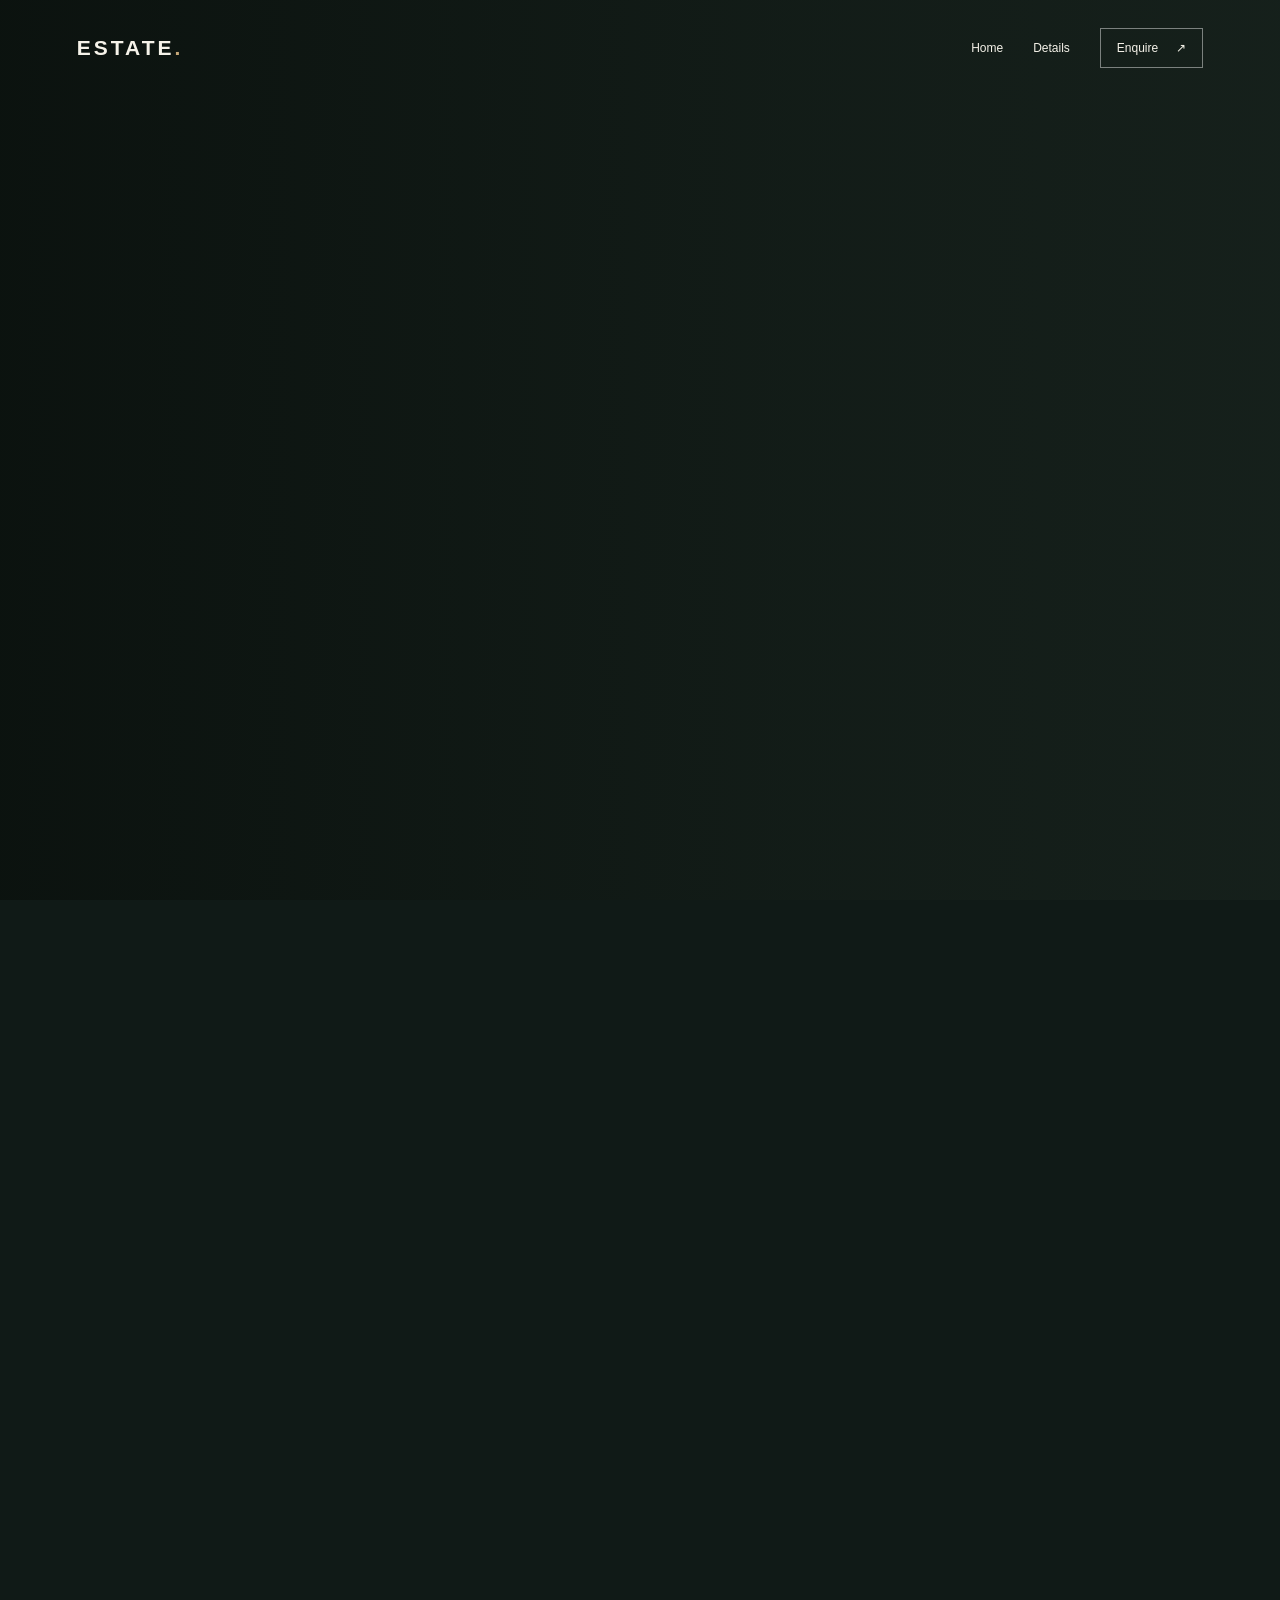
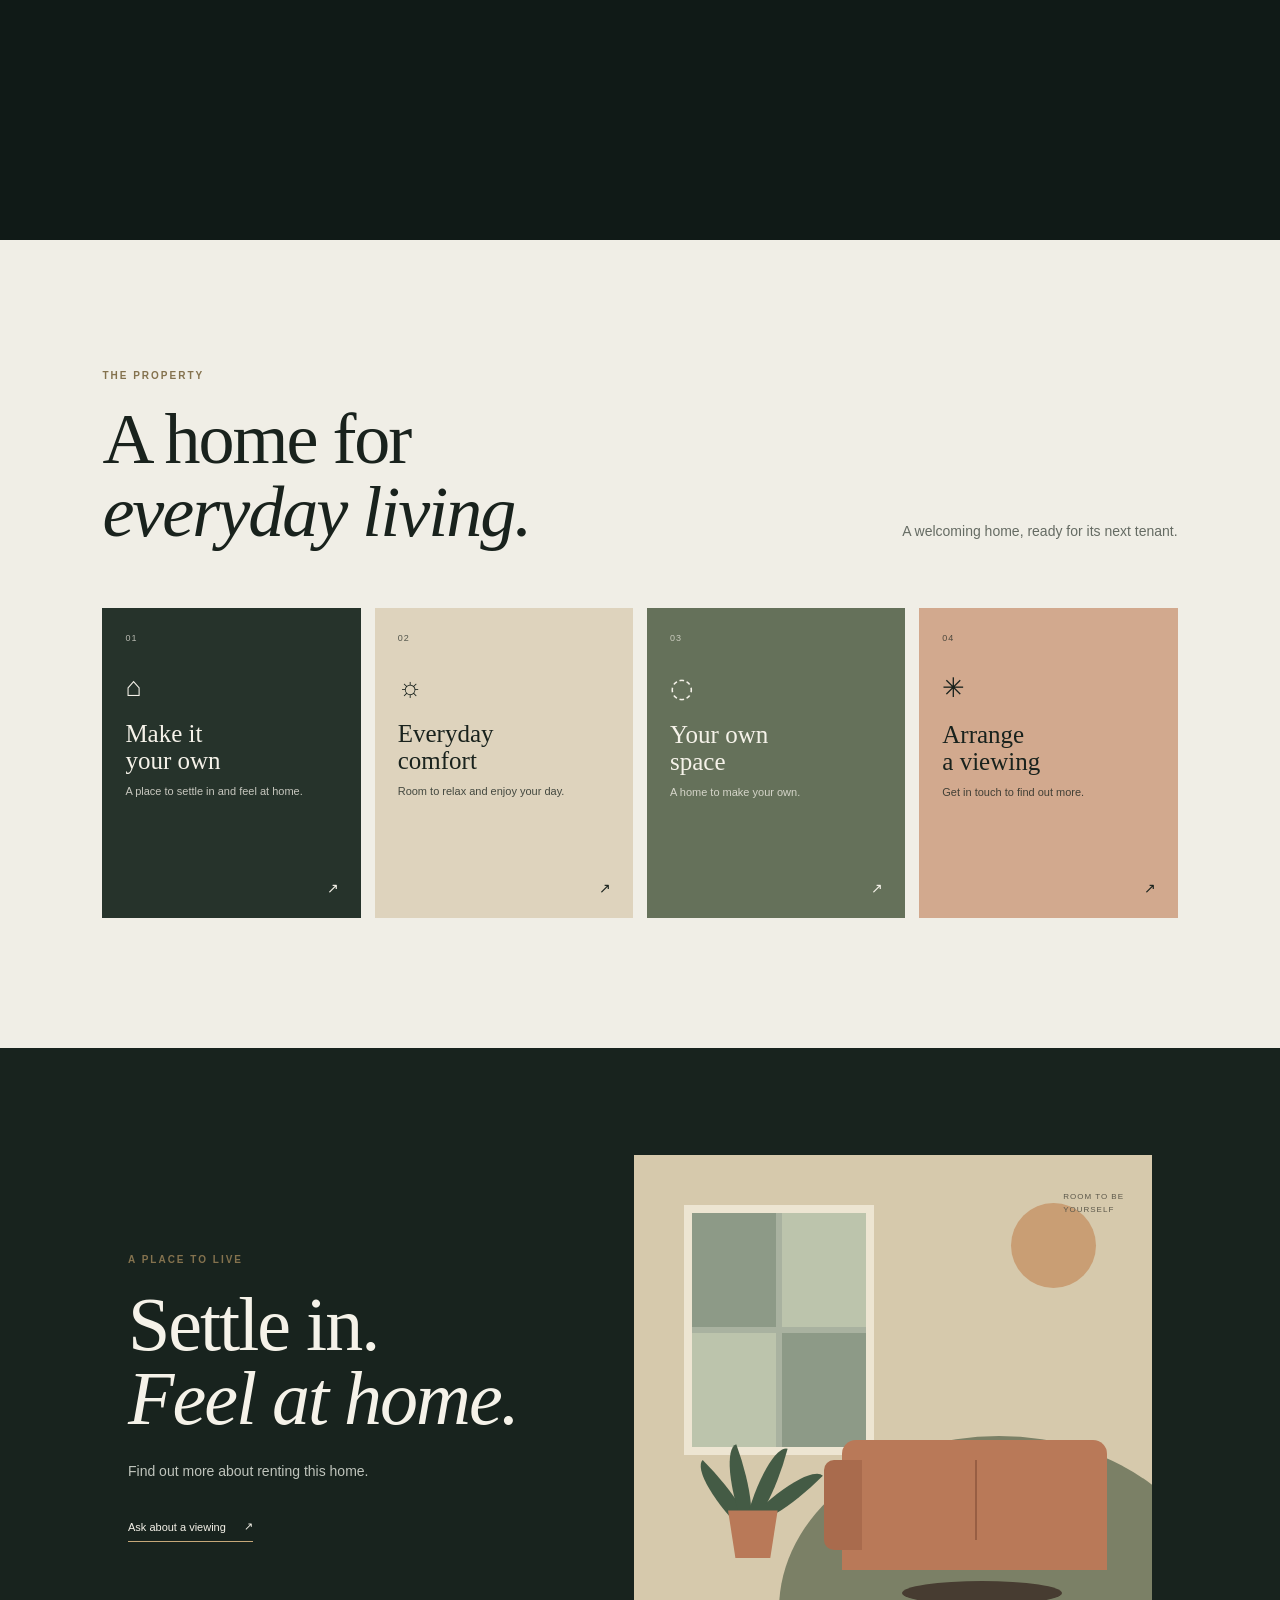
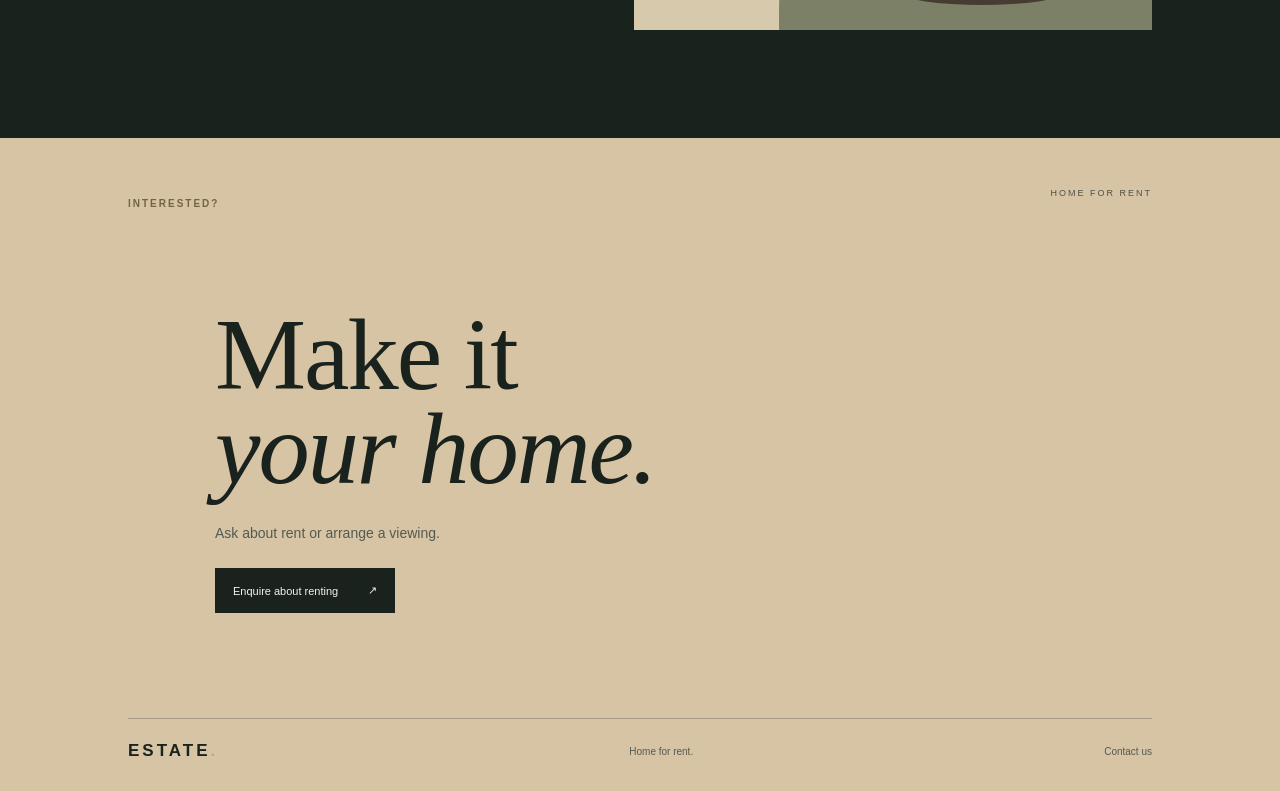
<file: Real-estate/index.html>
<!DOCTYPE html>
<html lang="en">
<head>
  <meta charset="UTF-8">
  <meta name="viewport" content="width=device-width, initial-scale=1.0">
  <meta name="theme-color" content="#101a17">
  <meta name="description" content="Explore this home for rent and enquire about arranging a viewing.">
  <title>Estate | Home for Rent</title>
  <link rel="stylesheet" href="styles.css">
</head>
<body>
  <header class="navbar">
    <a href="#story" class="brand" aria-label="Estate home">ESTATE<span>.</span></a>
    <nav aria-label="Main navigation">
      <a href="#home">Home</a>
      <a href="#design">Details</a>
      <a href="#visit" class="nav-cta">Enquire <span aria-hidden="true">↗</span></a>
    </nav>
  </header>

  <main>
    <section id="story" class="scroll-story" aria-label="Home for rent">
      <div class="sticky-stage">
        <video
          id="propertyVideo"
          class="property-video"
          preload="auto"
          muted
          playsinline
          disablepictureinpicture
          aria-label="Scroll-controlled video tour of the residence"
        >
          <source src="assets/final.mp4" type="video/mp4">
        </video>
        <div class="video-shade"></div>

        <div class="hero-topline">
          <span>HOME FOR RENT</span>
          <span id="progressLabel" aria-live="polite">01 / 04</span>
        </div>

        <div class="scene-card" id="sceneCard">
          <p class="eyebrow" id="sceneEyebrow">HOME FOR RENT</p>
          <h1 id="hero-title">WELCOME</h1>
          <p class="hero-description" id="sceneDescription">
            A comfortable place to call home.
          </p>
          <a href="#home" class="outline-button">View details <span aria-hidden="true">↓</span></a>
        </div>

        <a class="hero-scroll" href="#home"><span></span>SCROLL TO EXPLORE</a>
      </div>
    </section>

    <section id="home" class="overview-section" aria-labelledby="overview-title">
      <div class="section-heading">
        <p class="eyebrow">THE PROPERTY</p>
        <div class="heading-row">
          <h2 id="overview-title">A home for<br><em>everyday living.</em></h2>
          <p>
            A welcoming home, ready for its next tenant.
          </p>
        </div>
      </div>

      <div class="feature-grid">
        <article class="feature-card feature-card-dark">
          <span class="card-number">01</span>
          <span class="feature-icon" aria-hidden="true">⌂</span>
          <h3>Make it<br>your own</h3>
          <p>A place to settle in and feel at home.</p>
          <span class="card-mark" aria-hidden="true">↗</span>
        </article>
        <article class="feature-card feature-card-sand">
          <span class="card-number">02</span>
          <span class="feature-icon" aria-hidden="true">☼</span>
          <h3>Everyday<br>comfort</h3>
          <p>Room to relax and enjoy your day.</p>
          <span class="card-mark" aria-hidden="true">↗</span>
        </article>
        <article class="feature-card feature-card-olive">
          <span class="card-number">03</span>
          <span class="feature-icon" aria-hidden="true">◌</span>
          <h3>Your own<br>space</h3>
          <p>A home to make your own.</p>
          <span class="card-mark" aria-hidden="true">↗</span>
        </article>
        <article class="feature-card feature-card-clay">
          <span class="card-number">04</span>
          <span class="feature-icon" aria-hidden="true">✳</span>
          <h3>Arrange<br>a viewing</h3>
          <p>Get in touch to find out more.</p>
          <span class="card-mark" aria-hidden="true">↗</span>
        </article>
      </div>
    </section>

    <section id="design" class="design-section" aria-labelledby="design-title">
      <div class="design-copy">
        <p class="eyebrow">A PLACE TO LIVE</p>
        <h2 id="design-title">Settle in.<br><em>Feel at home.</em></h2>
        <p class="design-description">
          Find out more about renting this home.
        </p>
        <a href="#visit" class="text-link">Ask about a viewing <span aria-hidden="true">↗</span></a>
      </div>

      <div class="design-art" aria-label="A graphic illustration of a calm, considered living space" role="img">
        <div class="art-sun"></div>
        <div class="art-window">
          <span></span><span></span><span></span><span></span>
        </div>
        <div class="art-plant"><i></i><i></i><i></i><i></i><b></b></div>
        <div class="art-sofa"><span></span></div>
        <div class="art-table"></div>
        <p>ROOM TO BE<br>YOURSELF</p>
      </div>
    </section>

    <section id="visit" class="visit-section" aria-labelledby="visit-title">
      <div class="visit-topline">
        <p class="eyebrow">INTERESTED?</p>
        <span>HOME FOR RENT</span>
      </div>
      <div class="visit-content">
        <h2 id="visit-title">Make it<br><em>your home.</em></h2>
        <p>
          Ask about rent or arrange a viewing.
        </p>
        <a href="mailto:hello@example.com?subject=Rental%20enquiry" class="visit-button">
          Enquire about renting <span aria-hidden="true">↗</span>
        </a>
      </div>
      <footer class="site-footer">
        <a href="#story" class="brand">ESTATE<span>.</span></a>
        <span>Home for rent.</span>
        <a href="mailto:hello@example.com">Contact us</a>
      </footer>
    </section>
  </main>

  <script src="script.js"></script>
</body>
</html>
</file>
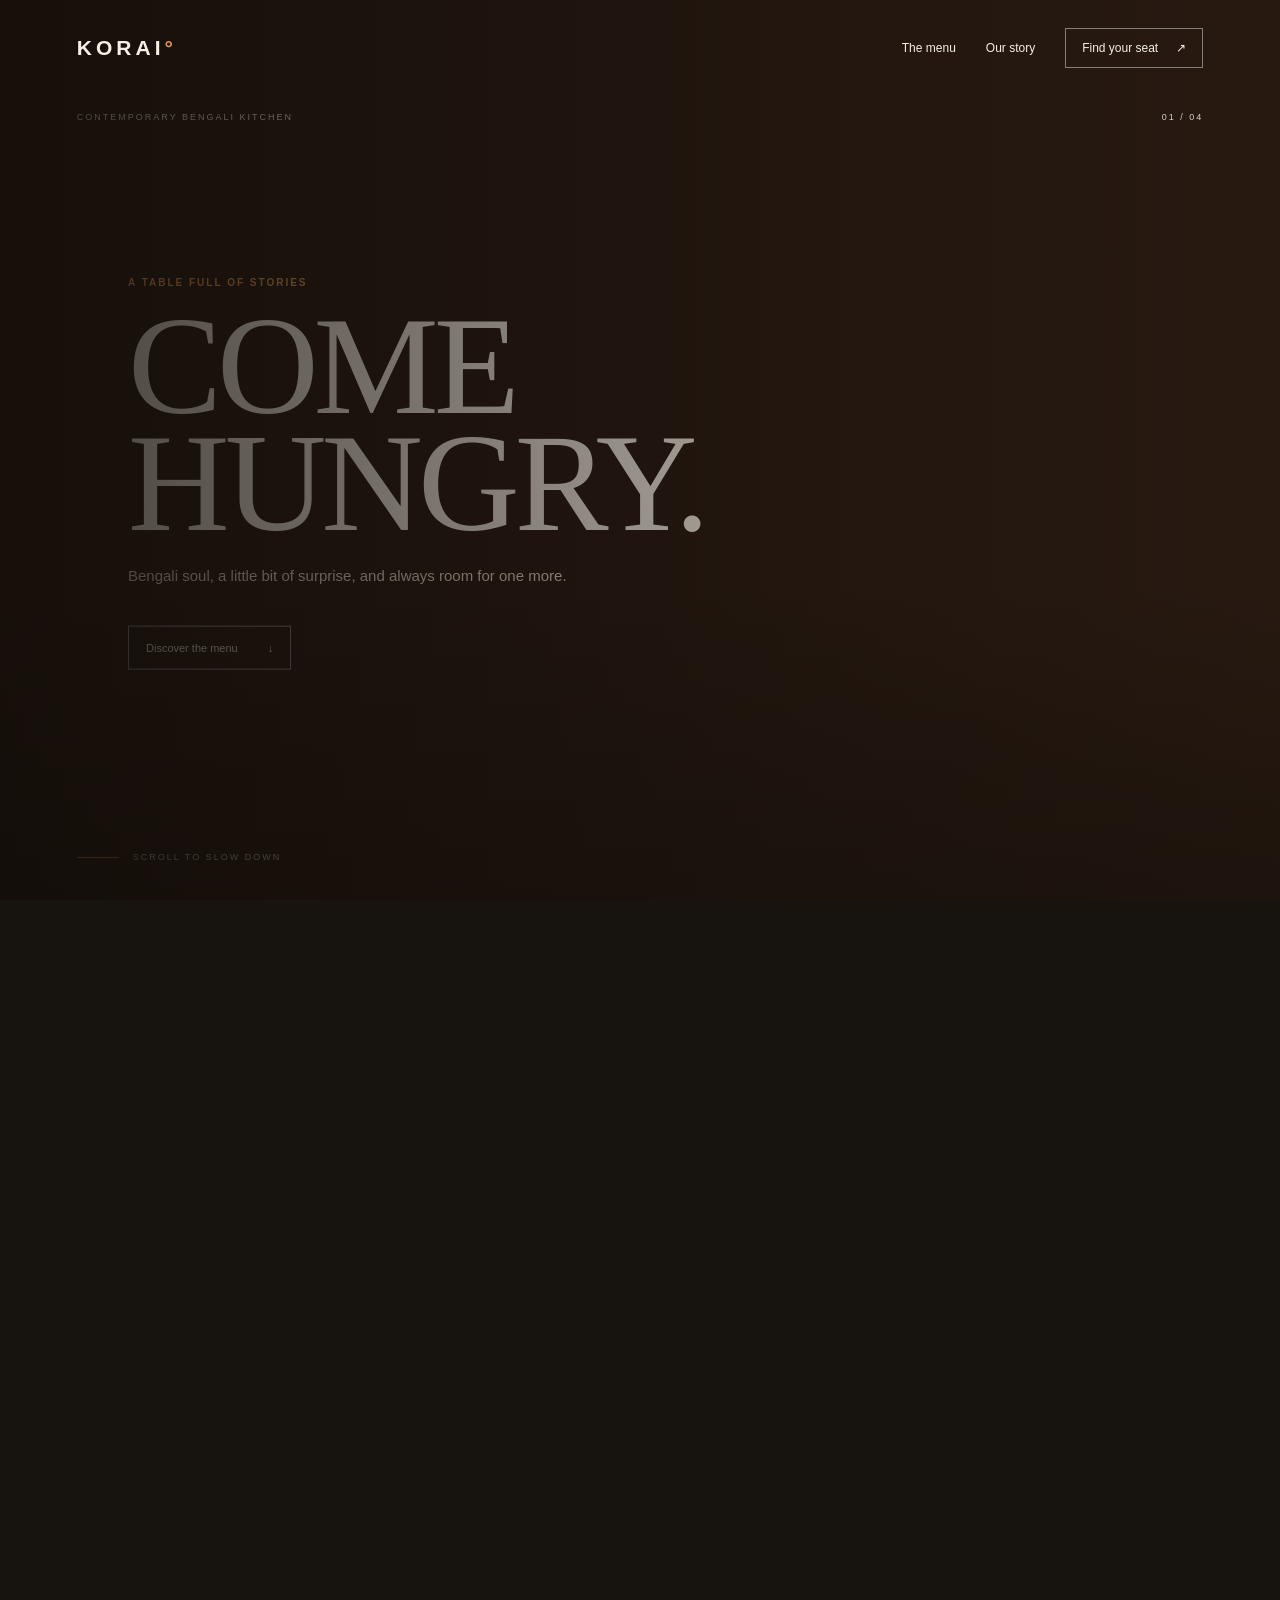
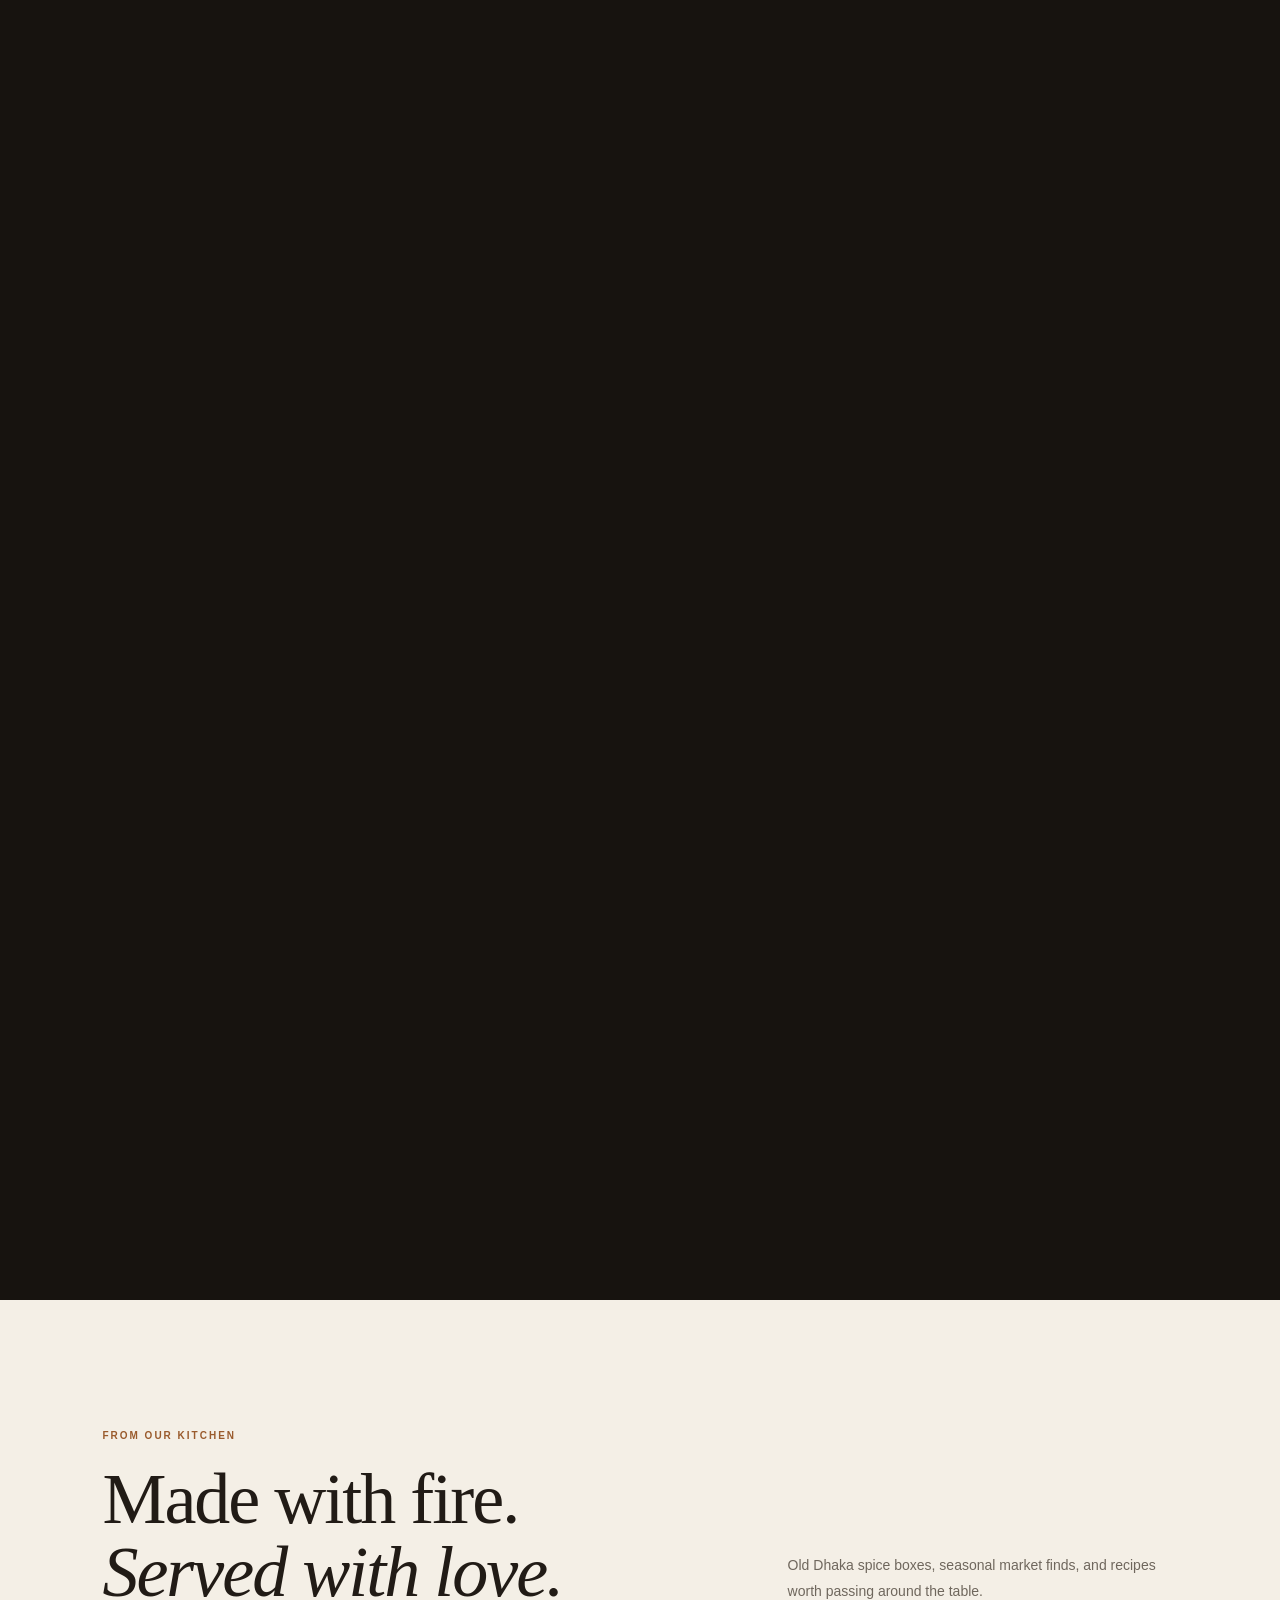
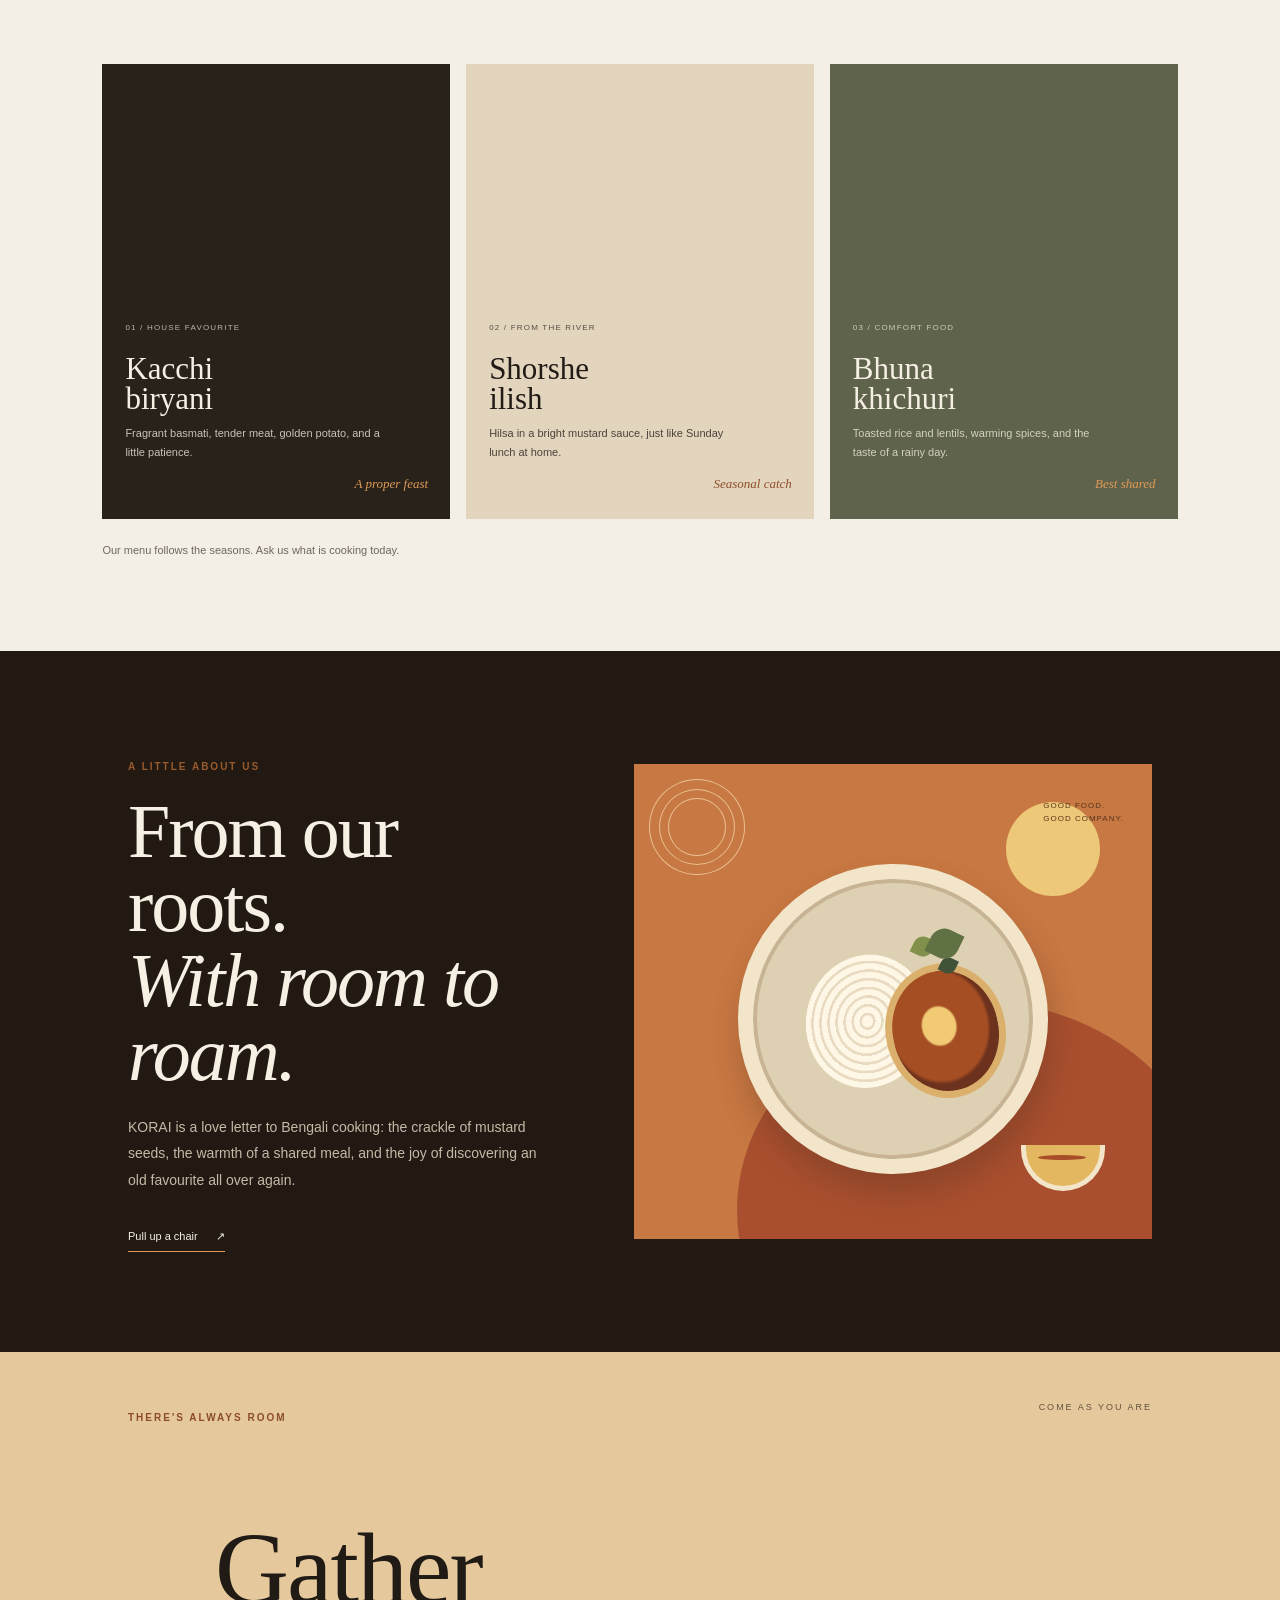
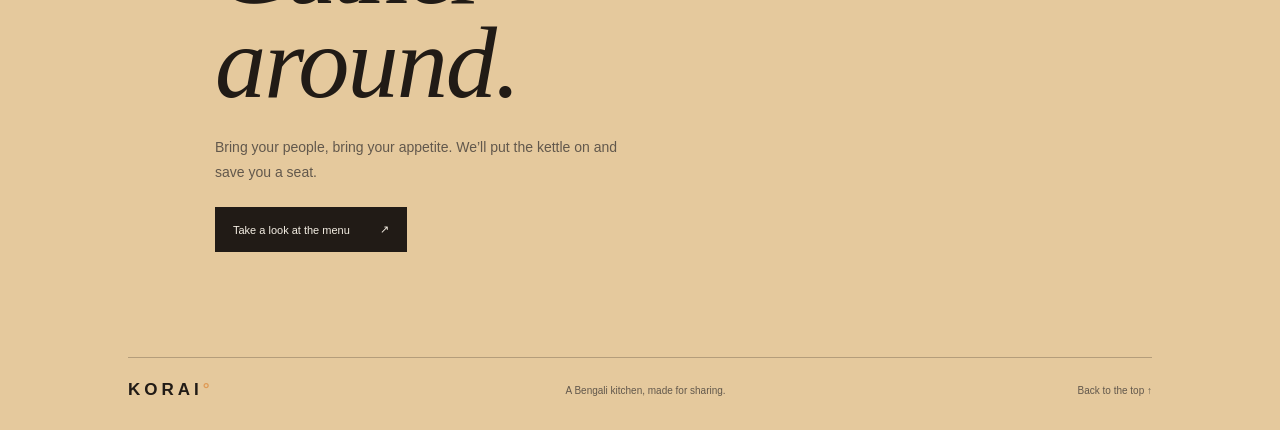
<file: restaurant/index.html>
<!DOCTYPE html>
<html lang="en">
<head>
  <meta charset="UTF-8">
  <meta name="viewport" content="width=device-width, initial-scale=1.0">
  <meta name="theme-color" content="#17130f">
  <meta name="description" content="Discover KORAI, a contemporary Bangladeshi kitchen serving soulful local flavours, made slowly and shared generously.">
  <title>KORAI — A Bengali Kitchen</title>
  <link rel="preconnect" href="https://images.unsplash.com">
  <link rel="stylesheet" href="styles.css">
</head>
<body>
  <header class="navbar">
    <a href="#story" class="brand" aria-label="Korai home">KORAI<span>°</span></a>
    <nav aria-label="Main navigation">
      <a href="#home">The menu</a>
      <a href="#design">Our story</a>
      <a href="#visit" class="nav-cta">Find your seat <span aria-hidden="true">↗</span></a>
    </nav>
  </header>

  <main>
    <section id="story" class="scroll-story" aria-label="Welcome to Korai">
      <div class="sticky-stage">
        <video
          id="restaurantVideo"
          class="restaurant-video"
          preload="auto"
          muted
          playsinline
          disablepictureinpicture
          aria-label="Atmospheric restaurant video"
        >
          <source src="assets/final.mp4" type="video/mp4">
        </video>
        <div class="video-shade"></div>
        <span class="hero-spice spice-one" aria-hidden="true"></span>
        <span class="hero-spice spice-two" aria-hidden="true"></span>
        <span class="hero-spice spice-three" aria-hidden="true"></span>

        <div class="hero-topline">
          <span>CONTEMPORARY BENGALI KITCHEN</span>
          <span id="progressLabel" aria-live="polite">01 / 04</span>
        </div>

        <div class="scene-card" id="sceneCard">
          <p class="eyebrow" id="sceneEyebrow">A TABLE FULL OF STORIES</p>
          <h1 id="hero-title">COME<br>HUNGRY.</h1>
          <p class="hero-description" id="sceneDescription">
            Bengali soul, a little bit of surprise, and always room for one more.
          </p>
          <a href="#home" class="outline-button">Discover the menu <span aria-hidden="true">↓</span></a>
        </div>

        <a class="hero-scroll" href="#home"><span></span>SCROLL TO SLOW DOWN</a>
      </div>
    </section>

    <section id="home" class="overview-section" aria-labelledby="overview-title">
      <div class="section-heading">
        <p class="eyebrow">FROM OUR KITCHEN</p>
        <div class="heading-row">
          <h2 id="overview-title">Made with fire.<br><em>Served with love.</em></h2>
          <p>
            Old Dhaka spice boxes, seasonal market finds, and recipes worth passing around the table.
          </p>
        </div>
      </div>

      <div class="feature-grid">
        <article class="feature-card feature-card-dark">
          <div class="dish-image dish-kacchi" role="img" aria-label="Aromatic kacchi biryani"></div>
          <div class="dish-info">
            <span class="card-number">01 / HOUSE FAVOURITE</span>
            <h3>Kacchi<br>biryani</h3>
            <p>Fragrant basmati, tender meat, golden potato, and a little patience.</p>
            <span class="dish-price">A proper feast</span>
          </div>
        </article>
        <article class="feature-card feature-card-sand">
          <div class="dish-image dish-fish" role="img" aria-label="Bengali fish curry with rice"></div>
          <div class="dish-info">
            <span class="card-number">02 / FROM THE RIVER</span>
            <h3>Shorshe<br>ilish</h3>
            <p>Hilsa in a bright mustard sauce, just like Sunday lunch at home.</p>
            <span class="dish-price">Seasonal catch</span>
          </div>
        </article>
        <article class="feature-card feature-card-olive">
          <div class="dish-image dish-khichuri" role="img" aria-label="Comforting bhuna khichuri"></div>
          <div class="dish-info">
            <span class="card-number">03 / COMFORT FOOD</span>
            <h3>Bhuna<br>khichuri</h3>
            <p>Toasted rice and lentils, warming spices, and the taste of a rainy day.</p>
            <span class="dish-price">Best shared</span>
          </div>
        </article>
      </div>
      <p class="menu-note">Our menu follows the seasons. Ask us what is cooking today.</p>
    </section>

    <section id="design" class="design-section" aria-labelledby="design-title">
      <div class="design-copy">
        <p class="eyebrow">A LITTLE ABOUT US</p>
        <h2 id="design-title">From our roots.<br><em>With room to roam.</em></h2>
        <p class="design-description">
          KORAI is a love letter to Bengali cooking: the crackle of mustard seeds, the warmth of a shared meal, and the joy of discovering an old favourite all over again.
        </p>
        <a href="#visit" class="text-link">Pull up a chair <span aria-hidden="true">↗</span></a>
      </div>

      <div class="design-art" aria-label="Illustration of a Bengali meal served for sharing" role="img">
        <div class="art-sun"></div>
        <div class="art-pattern"></div>
        <div class="art-plate">
          <div class="art-rice"></div>
          <div class="art-curry"></div>
          <div class="art-garnish"></div>
        </div>
        <div class="art-bowl"><span></span></div>
        <p>GOOD FOOD.<br>GOOD COMPANY.</p>
      </div>
    </section>

    <section id="visit" class="visit-section" aria-labelledby="visit-title">
      <div class="visit-topline">
        <p class="eyebrow">THERE'S ALWAYS ROOM</p>
        <span>COME AS YOU ARE</span>
      </div>
      <div class="visit-content">
        <h2 id="visit-title">Gather<br><em>around.</em></h2>
        <p>
          Bring your people, bring your appetite. We’ll put the kettle on and save you a seat.
        </p>
        <a href="#home" class="visit-button">
          Take a look at the menu <span aria-hidden="true">↗</span>
        </a>
      </div>
      <footer class="site-footer">
        <a href="#story" class="brand">KORAI<span>°</span></a>
        <span>A Bengali kitchen, made for sharing.</span>
        <a href="#story">Back to the top ↑</a>
      </footer>
    </section>
  </main>

  <script src="script.js"></script>
</body>
</html>
</file>
<file: Car/styles.css>
:root {
  --bg: #101a17;
  --text: #f5f2e9;
  --muted: #d0d2ca;
  --accent: #c6a879;
}

* {
  box-sizing: border-box;
}

html {
  scroll-behavior: smooth;
  background: var(--bg);
}

body {
  margin: 0;
  color: var(--text);
  background: var(--bg);
  font-family: Arial, Helvetica, sans-serif;
}

a {
  color: inherit;
  text-decoration: none;
}

.navbar {
  position: fixed;
  top: 0;
  left: 0;
  z-index: 3;
  width: 100%;
  display: flex;
  justify-content: space-between;
  align-items: center;
  padding: 28px 6%;
}

.brand {
  font-size: 21px;
  font-weight: 800;
  letter-spacing: 3px;
}

.brand span {
  color: var(--accent);
}

.navbar nav {
  display: flex;
  align-items: center;
  gap: 30px;
  font-size: 13px;
}

.nav-cta {
  border: 1px solid #ffffff70;
  padding: 12px 18px;
  transition: background 180ms ease, color 180ms ease;
}

.nav-cta:hover {
  color: var(--bg);
  background: var(--text);
}

.scroll-story {
  position: relative;
  height: 420vh;
}

.sticky-stage {
  position: sticky;
  top: 0;
  height: 100vh;
  height: 100svh;
  overflow: hidden;
  background: #17221d;
}

.property-video {
  position: absolute;
  inset: 0;
  width: 100%;
  height: 100%;
  object-fit: cover;
  object-position: center;
}

.video-shade {
  position: absolute;
  inset: 0;
  background: linear-gradient(
    90deg,
    rgba(8, 14, 11, 0.72),
    rgba(8, 14, 11, 0.25) 62%,
    rgba(8, 14, 11, 0.08)
  );
  pointer-events: none;
}

.video-topline {
  position: absolute;
  top: 104px;
  left: 6%;
  right: 6%;
  display: flex;
  justify-content: space-between;
  font-size: 10px;
  letter-spacing: 2px;
}

.scene-card {
  position: absolute;
  left: 10%;
  top: 52%;
  width: min(500px, 80%);
  padding: 30px 34px 32px;
  border: 1px solid #ffffff30;
  background: rgba(16, 26, 23, 0.62);
  backdrop-filter: blur(12px);
  -webkit-backdrop-filter: blur(12px);
  transform: translateY(-50%);
  transition: opacity 450ms ease, transform 450ms cubic-bezier(0.22, 1, 0.36, 1);
}

.scene-card.changing {
  opacity: 0;
  transform: translateY(calc(-50% + 14px));
}

.eyebrow {
  color: var(--accent);
  font-size: 11px;
  letter-spacing: 2px;
  font-weight: 700;
}

.scene-card h2 {
  font-family: Georgia, "Times New Roman", serif;
  font-size: clamp(42px, 5vw, 68px);
  font-weight: 400;
  line-height: 1.05;
  letter-spacing: -1.8px;
  margin: 18px 0;
}

.scene-card > p:not(.eyebrow) {
  max-width: 380px;
  color: var(--muted);
  font-size: 14px;
  line-height: 1.8;
}

.outline-button {
  display: inline-flex;
  align-items: center;
  gap: 22px;
  margin-top: 16px;
  padding: 14px 16px;
  border: 1px solid #ffffff80;
  font-size: 12px;
  transition: background 180ms ease, color 180ms ease;
}

.outline-button:hover {
  color: var(--bg);
  background: var(--text);
}

.scroll-indicator {
  position: absolute;
  bottom: 38px;
  left: 6%;
  display: flex;
  gap: 14px;
  align-items: center;
  font-size: 9px;
  letter-spacing: 2px;
}

.scroll-line {
  width: 42px;
  height: 1px;
  background: var(--accent);
}

@media (max-width: 700px) {
  .navbar {
    padding: 22px 7%;
  }

  .navbar nav {
    gap: 16px;
    font-size: 11px;
  }

  .nav-cta {
    padding: 10px 12px;
  }

  .scroll-story {
    height: 360vh;
  }

  .property-video {
    object-position: center;
  }

  .video-shade {
    background: linear-gradient(
      0deg,
      rgba(8, 14, 11, 0.82),
      rgba(8, 14, 11, 0.16) 75%
    );
  }

  .scene-card {
    left: 7%;
    top: auto;
    bottom: 12%;
    width: 86%;
    padding: 24px 22px;
    transform: none;
  }

  .scene-card.changing {
    transform: translateY(12px);
  }

  .scene-card h2 {
    font-size: clamp(40px, 11vw, 52px);
  }

  .video-topline {
    top: 94px;
    left: 7%;
    right: 7%;
  }

  .scroll-indicator {
    left: 7%;
    bottom: 25px;
  }
}

@media (prefers-reduced-motion: reduce) {
  html {
    scroll-behavior: auto;
  }

  .scene-card,
  .nav-cta,
  .outline-button {
    transition: none;
  }
}

:root {
  --bg: #10110e;
  --surface: #191b16;
  --text: #f4f3e9;
  --muted: #a7aa9e;
  --line: #ffffff20;
  --accent: #d5ff69;
  --display: "Space Grotesk", "Trebuchet MS", sans-serif;
  --body: "DM Sans", "Segoe UI", sans-serif;
}

html { scroll-padding-top: 90px; }
body { font-family: var(--body); background: var(--bg); color: var(--text); }
::selection { color: var(--bg); background: var(--accent); }

.navbar {
  padding: 22px 6%;
  background: linear-gradient(180deg, rgba(12, 13, 10, .7), transparent);
}
.brand { font-family: var(--display); font-size: 25px; letter-spacing: -1px; }
.brand span { color: var(--accent); }
.navbar nav { gap: 30px; font-size: 12px; }
.navbar nav a:not(.nav-cta) { color: #e4e4d9; transition: color .2s ease; }
.navbar nav a:not(.nav-cta):hover { color: var(--accent); }
.nav-cta { border: 1px solid #ffffff60; padding: 11px 15px; }
.nav-cta span, .outline-button span { color: var(--accent); }

.scroll-story { height: 400vh; }
.sticky-stage { background: #171914; }
.property-video { object-position: center 48%; }
.video-shade {
  background: linear-gradient(90deg, rgba(9, 10, 8, .84), rgba(9, 10, 8, .5) 48%, rgba(9, 10, 8, .08)),
    linear-gradient(0deg, rgba(9, 10, 8, .38), transparent 35%);
}
.video-topline { top: 106px; font-size: 10px; color: #f4f3e9bd; letter-spacing: 1.7px; }
.video-topline i { color: var(--accent); font-style: normal; padding: 0 5px; }
.scene-card {
  left: 10%;
  top: 51%;
  width: min(680px, 78%);
  padding: 0;
  border: 0;
  background: transparent;
  backdrop-filter: none;
  -webkit-backdrop-filter: none;
}
.eyebrow { color: var(--accent); font-family: var(--display); font-size: 11px; letter-spacing: 2px; }
.scene-card h1, .scene-card h2 {
  max-width: 690px;
  font-family: var(--display);
  font-size: 76px;
  font-weight: 500;
  line-height: .99;
  letter-spacing: 0;
  margin: 22px 0;
}
.scene-card > p:not(.eyebrow) { max-width: 430px; color: #e0e0d7; font-size: 16px; line-height: 1.7; }
.outline-button { border-color: #ffffff75; padding: 14px 17px; font-size: 12px; }
.outline-button:hover { background: var(--accent); border-color: var(--accent); }
.outline-button:hover span { color: var(--bg); }
.scroll-indicator { bottom: 35px; font-size: 9px; color: #dfdfd3; }
.scroll-line { background: var(--accent); }
.hero-work-link { position: absolute; right: 6%; bottom: 32px; font-size: 11px; color: #dfdfd3; }
.hero-work-link span { color: var(--accent); margin-left: 8px; }

.section-wrap { width: min(1180px, 88%); margin: 0 auto; }
.section-kicker { color: var(--muted); font-family: var(--display); font-size: 10px; font-weight: 600; letter-spacing: 1.6px; }
.section-kicker span { color: var(--accent); }
.section-wrap h2 { font-family: var(--display); font-weight: 500; font-size: 54px; line-height: 1.04; letter-spacing: 0; }
.section-wrap h2 em { color: var(--accent); font-style: normal; }
.intro { display: grid; grid-template-columns: 1fr 1.8fr 1.1fr; gap: 36px; padding-top: 145px; padding-bottom: 145px; }
.intro > .section-kicker { padding-top: 12px; }
.intro-copy h2 { margin: 0 0 27px; max-width: 520px; }
.intro-copy p { max-width: 610px; color: var(--muted); font-size: 14px; line-height: 1.9; }
.intro-copy p.lead { color: var(--text); font-size: 17px; line-height: 1.75; }
.text-link { display: inline-flex; gap: 16px; align-items: center; margin-top: 16px; padding-bottom: 7px; border-bottom: 1px solid var(--accent); font-size: 12px; }
.text-link span { color: var(--accent); }
.intro-facts { align-self: end; border-top: 1px solid var(--line); }
.intro-facts > div { display: flex; justify-content: space-between; gap: 12px; padding: 13px 0; border-bottom: 1px solid var(--line); font-size: 11px; }
.intro-facts > div > span { color: var(--muted); }
.intro-facts strong, .intro-facts a { text-align: right; font-weight: 500; }
.intro-facts a { color: var(--accent); }
.proof-band { background: var(--accent); color: var(--bg); }
.proof-inner { width: min(1180px, 88%); margin: auto; display: grid; grid-template-columns: repeat(4, 1fr); padding: 35px 0; }
.proof-inner > div { display: flex; flex-direction: column; gap: 3px; border-right: 1px solid #10110e35; padding-left: 30px; }
.proof-inner > div:first-child { padding-left: 0; }
.proof-inner > div:last-child { border: 0; }
.proof-inner strong { font: 600 38px/1 var(--display); }
.proof-inner strong span { font-size: 20px; }
.proof-inner small { font-size: 10px; text-transform: uppercase; letter-spacing: 1px; }

.journey { display: grid; grid-template-columns: .9fr 1.5fr; gap: 9%; padding-top: 145px; padding-bottom: 145px; }
.section-heading h2 { margin: 30px 0 16px; }
.section-heading > p, .skills-title > p { color: var(--muted); font-size: 14px; line-height: 1.8; max-width: 330px; }
.timeline > h3 { margin: 0 0 25px; color: var(--accent); font: 500 12px var(--display); text-transform: uppercase; letter-spacing: 1.4px; }
.timeline > .experience-label { margin-top: 54px; }
.timeline-item { display: grid; grid-template-columns: 135px 1fr; gap: 23px; padding: 0 0 28px; margin-bottom: 28px; border-bottom: 1px solid var(--line); }
.timeline-date { padding-top: 5px; color: var(--muted); font-size: 10px; letter-spacing: .5px; }
.timeline-item h4 { margin: 0 0 7px; font: 500 19px var(--display); }
.timeline-item p { margin: 0 0 10px; color: var(--muted); font-size: 12px; line-height: 1.7; }
.timeline-item p.timeline-place { color: #ecece1; font-size: 11px; }
.timeline-place b { color: var(--accent); padding: 0 4px; }
.tags { display: flex; flex-wrap: wrap; gap: 6px; margin-top: 12px; }
.tags span { padding: 6px 9px; border: 1px solid var(--line); color: #d0d1c6; font-size: 9px; line-height: 1; }

.skills { padding-top: 110px; padding-bottom: 140px; border-top: 1px solid var(--line); }
.skills-title { display: flex; justify-content: space-between; align-items: end; gap: 30px; margin: 25px 0 44px; }
.skills-title h2 { margin: 0; }
.skills-title > p { margin-bottom: 5px; }
.skill-grid { display: grid; grid-template-columns: repeat(3, 1fr); gap: 0 45px; }
.skill-group { padding: 23px 0 20px; border-top: 1px solid var(--line); }
.skill-group h3 { margin: 0 0 18px; color: var(--accent); font: 500 13px var(--display); }
.skill-group p { display: flex; justify-content: space-between; gap: 12px; margin: 10px 0; color: #deded4; font-size: 11px; line-height: 1.5; }
.skill-group p b { color: var(--muted); font-size: 9px; font-weight: 400; text-align: right; }

.services { display: grid; grid-template-columns: .8fr 1.5fr; gap: 9%; padding-top: 130px; padding-bottom: 145px; border-top: 1px solid var(--line); }
.service-list article { display: grid; grid-template-columns: 35px 1fr 20px; gap: 18px; padding: 24px 0; border-bottom: 1px solid var(--line); }
.service-number { color: var(--accent); font: 11px var(--display); }
.service-list h3 { margin: -4px 0 9px; font: 500 19px var(--display); }
.service-list p { max-width: 560px; margin: 0; color: var(--muted); font-size: 12px; line-height: 1.75; }
.service-arrow { color: var(--accent); }

.projects { padding-top: 130px; padding-bottom: 145px; border-top: 1px solid var(--line); }
.project-heading { display: grid; grid-template-columns: 1fr 1.3fr 1fr; align-items: end; gap: 25px; margin-bottom: 47px; }
.project-heading h2 { margin: 0; }
.project-heading > p { justify-self: end; margin-bottom: 4px; }
.project-grid { display: grid; grid-template-columns: repeat(2, 1fr); gap: 54px 30px; }
.project-card { min-width: 0; }
.project-art { position: relative; height: 245px; display: grid; place-items: center; overflow: hidden; margin-bottom: 18px; background: #252920; }
.project-art > span { position: relative; z-index: 1; display: flex; align-items: baseline; gap: 8px; font: 600 48px var(--display); letter-spacing: 0; }
.project-art > span > span { font-size: 12px; letter-spacing: 2px; }
.project-art i { position: absolute; z-index: 1; right: 16px; bottom: 14px; color: #f4f3e9aa; font: normal 9px var(--display); letter-spacing: 1px; }
.project-art::before, .project-art::after { content: ""; position: absolute; border: 1px solid #ffffff24; }
.project-art::before { width: 180px; height: 180px; transform: rotate(45deg); }
.project-art::after { width: 240px; height: 240px; transform: rotate(45deg); }
.art-erp { background: #303b24; color: #d5ff69; }
.art-erp::before { border-color: #d5ff6960; }
.art-ott { background: #302b27; color: #ffb07c; }
.art-shop { background: #222d2b; color: #c2eee3; }
.art-ai { background: #292638; color: #d1c4ff; }
.art-commerce { background: #343024; color: #f2d679; }
.art-jobs { background: #222d3c; color: #a7d6ff; }
.project-meta { display: flex; justify-content: space-between; color: var(--muted); font: 9px var(--display); letter-spacing: 1.2px; }
.project-meta span:last-child { color: var(--accent); }
.project-card h3 { margin: 12px 0 8px; font: 500 22px var(--display); }
.project-card > p { max-width: 520px; margin: 0; color: var(--muted); font-size: 12px; line-height: 1.8; }
.project-card .tags { margin-top: 15px; }

.reviews { padding-top: 115px; padding-bottom: 140px; border-top: 1px solid var(--line); }
.reviews .section-heading { margin-bottom: 38px; }
.reviews .section-heading h2 { margin-bottom: 0; }
.review-grid { display: grid; grid-template-columns: repeat(3, 1fr); gap: 1px; background: var(--line); border: 1px solid var(--line); }
.review-grid blockquote { min-width: 0; min-height: 230px; margin: 0; padding: 25px; background: var(--bg); }
.quote-mark { color: var(--accent); font: 38px/1 Georgia, serif; }
.review-grid blockquote p { min-height: 90px; margin: 12px 0 23px; color: #dcddd3; font-size: 12px; line-height: 1.8; }
.review-grid blockquote footer { display: flex; flex-direction: column; gap: 4px; }
.review-grid blockquote footer strong { font-size: 11px; font-weight: 600; }
.review-grid blockquote footer span { color: var(--muted); font-size: 10px; }

.contact { display: grid; grid-template-columns: 1fr .8fr; gap: 12%; padding-top: 130px; padding-bottom: 140px; border-top: 1px solid var(--line); }
.contact-copy h2 { margin: 28px 0 15px; }
.contact-copy > p { max-width: 430px; color: var(--muted); font-size: 14px; line-height: 1.8; }
.contact-email { display: inline-flex; gap: 18px; align-items: center; margin: 21px 0 30px; font: 500 20px var(--display); }
.contact-email span { color: var(--accent); }
.contact-details { max-width: 510px; border-top: 1px solid var(--line); }
.contact-details > div { display: flex; justify-content: space-between; gap: 20px; padding: 13px 0; border-bottom: 1px solid var(--line); font-size: 11px; }
.contact-details > div > span { color: var(--muted); }
.contact-details strong { font-weight: 500; text-align: right; }
.contact-details a { color: var(--accent); }
.contact-form { display: flex; flex-direction: column; align-self: center; }
.contact-form label { margin: 18px 0 8px; color: #deded4; font-size: 10px; }
.contact-form input, .contact-form textarea { width: 100%; padding: 13px 0; border: 0; border-bottom: 1px solid #ffffff3a; border-radius: 0; outline: none; resize: vertical; background: transparent; color: var(--text); font: 12px var(--body); }
.contact-form input:focus, .contact-form textarea:focus { border-color: var(--accent); }
.contact-form input::placeholder, .contact-form textarea::placeholder { color: #85877d; }
.contact-form button { align-self: flex-start; display: inline-flex; gap: 35px; align-items: center; margin-top: 25px; padding: 14px 18px; border: 1px solid var(--accent); background: var(--accent); color: var(--bg); font: 600 11px var(--body); cursor: pointer; }
.contact-form button span { font-size: 15px; }
.site-footer { display: grid; grid-template-columns: 1fr 2fr 2fr 1fr; align-items: start; gap: 30px; padding: 40px 6% 24px; border-top: 1px solid var(--line); }
.site-footer > p { max-width: 300px; margin: 3px 0; color: var(--muted); font-size: 11px; line-height: 1.8; }
.footer-links { display: grid; grid-template-columns: repeat(3, 1fr); gap: 14px; font-size: 10px; }
.footer-links a:hover, .footer-cta:hover { color: var(--accent); }
.footer-cta { justify-self: end; font-size: 11px; }
.footer-cta span { color: var(--accent); margin-left: 7px; }
.site-footer > small { grid-column: 1 / -1; padding-top: 25px; border-top: 1px solid var(--line); color: var(--muted); font-size: 9px; }

@media (max-width: 900px) {
  .navbar nav { gap: 17px; }
  .scene-card h1, .scene-card h2 { font-size: 60px; }
  .intro { grid-template-columns: 1fr 2fr; gap: 26px; }
  .intro-facts { grid-column: 2; }
  .journey, .services { grid-template-columns: 1fr 1.6fr; gap: 6%; }
  .project-heading { grid-template-columns: 1fr 1.4fr; }
  .project-heading > p { grid-column: 2; justify-self: start; }
  .review-grid { grid-template-columns: repeat(2, 1fr); }
  .site-footer { grid-template-columns: 1fr 2fr 2fr; }
  .footer-cta { grid-column: 3; justify-self: start; }
}

@media (max-width: 650px) {
  html { scroll-padding-top: 72px; }
  .navbar { padding: 17px 6%; }
  .brand { font-size: 22px; }
  .navbar nav { gap: 14px; font-size: 10px; }
  .navbar nav a:nth-child(2) { display: none; }
  .nav-cta { padding: 9px 10px; }
  .scroll-story { height: 360vh; }
  .property-video { object-position: 57% center; }
  .video-shade { background: linear-gradient(0deg, rgba(9, 10, 8, .92), rgba(9, 10, 8, .56) 54%, rgba(9, 10, 8, .2)); }
  .video-topline { top: 82px; left: 6%; right: 6%; font-size: 8px; letter-spacing: 1px; }
  .scene-card { left: 7%; top: auto; bottom: 15%; width: 86%; transform: none; }
  .scene-card.changing { transform: translateY(10px); }
  .scene-card h1, .scene-card h2 { margin: 16px 0; font-size: 47px; line-height: 1.02; }
  .scene-card > p:not(.eyebrow) { max-width: 350px; font-size: 13px; line-height: 1.65; }
  .eyebrow { font-size: 9px; letter-spacing: 1.3px; }
  .outline-button { margin-top: 8px; padding: 12px 14px; font-size: 10px; }
  .scroll-indicator { left: 7%; bottom: 24px; gap: 9px; font-size: 7px; }
  .scroll-line { width: 25px; }
  .hero-work-link { right: 6%; bottom: 22px; font-size: 9px; }
  .section-wrap { width: 86%; }
  .section-wrap h2 { font-size: 39px; }
  .intro { grid-template-columns: 1fr; gap: 24px; padding-top: 88px; padding-bottom: 88px; }
  .intro-copy h2 { margin-bottom: 18px; }
  .intro-copy p.lead { font-size: 15px; }
  .intro-facts { grid-column: 1; margin-top: 13px; }
  .intro-facts > div { font-size: 10px; }
  .proof-inner { width: 86%; grid-template-columns: repeat(2, 1fr); gap: 24px 0; padding: 28px 0; }
  .proof-inner > div { padding-left: 17px; }
  .proof-inner > div:nth-child(odd) { padding-left: 0; }
  .proof-inner > div:nth-child(2) { border: 0; }
  .proof-inner strong { font-size: 32px; }
  .proof-inner small { font-size: 8px; }
  .journey { grid-template-columns: 1fr; gap: 38px; padding-top: 90px; padding-bottom: 85px; }
  .section-heading h2 { margin: 22px 0 12px; }
  .section-heading > p, .skills-title > p { font-size: 12px; }
  .timeline-item { grid-template-columns: 1fr; gap: 8px; padding-bottom: 22px; margin-bottom: 22px; }
  .timeline-date { font-size: 9px; }
  .timeline-item h4 { font-size: 17px; }
  .timeline-item p { font-size: 11px; }
  .timeline > .experience-label { margin-top: 40px; }
  .skills { padding-top: 82px; padding-bottom: 90px; }
  .skills-title { display: block; margin: 20px 0 30px; }
  .skills-title > p { margin-top: 12px; }
  .skill-grid { grid-template-columns: repeat(2, 1fr); gap: 0 18px; }
  .skill-group h3 { min-height: 29px; font-size: 11px; }
  .skill-group p { font-size: 10px; }
  .skill-group p b { font-size: 8px; }
  .services { grid-template-columns: 1fr; gap: 25px; padding-top: 85px; padding-bottom: 90px; }
  .service-list article { grid-template-columns: 25px 1fr 16px; gap: 12px; padding: 20px 0; }
  .service-list h3 { font-size: 16px; }
  .service-list p { font-size: 11px; }
  .projects { padding-top: 85px; padding-bottom: 90px; }
  .project-heading { display: block; margin-bottom: 32px; }
  .project-heading > p { margin-top: 12px; }
  .project-grid { grid-template-columns: 1fr; gap: 38px; }
  .project-art { height: 210px; }
  .project-art > span { font-size: 40px; }
  .project-card h3 { font-size: 19px; }
  .project-card > p { font-size: 11px; }
  .reviews { padding-top: 82px; padding-bottom: 90px; }
  .review-grid { grid-template-columns: 1fr; }
  .review-grid blockquote { min-height: auto; padding: 22px; }
  .review-grid blockquote p { min-height: 0; margin-bottom: 20px; }
  .contact { grid-template-columns: 1fr; gap: 42px; padding-top: 85px; padding-bottom: 90px; }
  .contact-copy h2 { margin-top: 21px; }
  .contact-email { font-size: 17px; }
  .contact-details > div { font-size: 10px; }
  .site-footer { grid-template-columns: 1fr 1fr; gap: 22px; padding: 30px 7% 20px; }
  .site-footer > p { font-size: 10px; }
  .footer-links { grid-column: 1 / -1; grid-row: 2; }
  .footer-cta { grid-column: 2; grid-row: 1; justify-self: end; align-self: center; }
  .site-footer > small { padding-top: 18px; }
}

@media (prefers-reduced-motion: reduce) {
  html { scroll-behavior: auto; }
  *, *::before, *::after { animation-duration: .01ms !important; transition-duration: .01ms !important; }
}

.hero-proof {
  position: absolute;
  right: 6%;
  bottom: 92px;
  display: grid;
  grid-template-columns: repeat(3, minmax(90px, 1fr));
  width: min(390px, 38%);
  border-top: 1px solid #ffffff65;
  border-bottom: 1px solid #ffffff35;
  background: rgba(12, 13, 10, .22);
  backdrop-filter: blur(8px);
  animation: proof-enter 700ms 250ms both;
}
.hero-proof > div { display: flex; flex-direction: column; gap: 5px; padding: 14px 12px; border-right: 1px solid #ffffff30; }
.hero-proof > div:last-child { border: 0; }
.hero-proof strong { color: var(--accent); font: 600 24px/1 var(--display); }
.hero-proof span { color: #e5e5db; font-size: 9px; line-height: 1.35; text-transform: uppercase; letter-spacing: .7px; }
@keyframes proof-enter { from { opacity: 0; transform: translateY(12px); } to { opacity: 1; transform: translateY(0); } }

.timeline { display: grid; gap: 14px; padding-left: 25px; border-left: 1px solid #ffffff35; }
.timeline-item {
  position: relative;
  grid-template-columns: 125px minmax(0, 1fr);
  gap: 18px;
  margin: 0;
  padding: 20px;
  border: 1px solid var(--line);
  border-radius: 5px;
  background: linear-gradient(135deg, #1b1d17, #151611);
  transition: transform 220ms ease, border-color 220ms ease, background 220ms ease;
}
.timeline-item:hover { transform: translateX(4px); border-color: #d5ff6960; background: #1e2118; }
.timeline-item::before { position: absolute; top: 29px; left: -31px; width: 10px; height: 10px; border: 2px solid var(--bg); border-radius: 50%; background: var(--accent); content: ""; }
.timeline-date { color: #c3c6b8; font-size: 11px; line-height: 1.5; }
.timeline-type { display: inline-block; margin: 0 0 9px; color: var(--accent); font: 600 9px var(--display); letter-spacing: 1px; text-transform: uppercase; }
.timeline-item h4 { font-size: 20px; }
.timeline-item p { font-size: 12px; }

.skill-grid { gap: 16px; }
.skill-group {
  min-height: 240px;
  padding: 23px 20px;
  border: 1px solid var(--line);
  border-radius: 5px;
  background: linear-gradient(145deg, #1c1e18, #151611 72%);
  transition: transform 220ms ease, border-color 220ms ease, box-shadow 220ms ease;
}
.skill-group:hover { transform: translateY(-4px); border-color: #d5ff6960; box-shadow: 0 12px 30px #00000020; }
.skill-group h3 { min-height: 36px; margin-bottom: 15px; font-size: 15px; }
.skill-group p { margin: 12px 0; font-size: 13px; }
.skill-group p b { font-size: 10px; }

.service-list article {
  margin-bottom: 12px;
  padding: 22px 20px;
  border: 1px solid var(--line);
  border-radius: 5px;
  background: linear-gradient(115deg, #1c1e18, #151611);
  transition: transform 220ms ease, border-color 220ms ease, background 220ms ease;
}
.service-list article:hover { transform: translateY(-3px); border-color: #d5ff6960; background: #1e2118; }
.service-list h3 { font-size: 20px; }
.service-list p { font-size: 13px; }

.project-grid { grid-template-columns: repeat(3, minmax(0, 1fr)); gap: 22px; }
.project-card {
  padding: 12px 12px 17px;
  border: 1px solid var(--line);
  border-radius: 6px;
  background: linear-gradient(145deg, #1b1d17, #141510);
  transition: transform 240ms ease, border-color 240ms ease, box-shadow 240ms ease;
}
.project-card:hover { transform: translateY(-6px); border-color: #d5ff6970; box-shadow: 0 18px 35px #00000035; }
.project-art { height: 190px; border-radius: 3px; }
.project-card h3 { font-size: 19px; }
.project-card > p { font-size: 11px; }
.project-card .tags span { padding: 6px 7px; font-size: 8px; }

.review-grid { gap: 12px; border: 0; background: transparent; }
.review-grid blockquote {
  min-height: 250px;
  padding: 23px;
  border: 1px solid var(--line);
  border-radius: 5px;
  background: linear-gradient(145deg, #1b1d17, #141510);
  transition: transform 220ms ease, border-color 220ms ease;
}
.review-grid blockquote:hover { transform: translateY(-4px); border-color: #d5ff6960; }
.review-grid blockquote p { font-size: 13px; }
.contact-form { padding: 28px; border: 1px solid var(--line); border-radius: 6px; background: linear-gradient(145deg, #1b1d17, #141510); }
.intro-facts > div { padding: 14px 15px; border: 1px solid var(--line); border-bottom: 0; background: #191b16; }
.intro-facts > div:last-child { border-bottom: 1px solid var(--line); }

.reveal {
  opacity: 0;
  transform: translateY(22px);
  transition: opacity 650ms ease var(--reveal-delay, 0ms), transform 650ms cubic-bezier(.2, .75, .25, 1) var(--reveal-delay, 0ms);
}
.reveal.is-visible { opacity: 1; transform: translateY(0); }

@media (max-width: 1000px) {
  .project-grid { grid-template-columns: repeat(2, minmax(0, 1fr)); }
  .hero-proof { width: min(360px, 44%); }
}

@media (max-width: 900px) {
  .timeline-item { grid-template-columns: 105px minmax(0, 1fr); gap: 14px; padding: 17px; }
  .skill-grid { gap: 12px; }
  .skill-group { min-height: 225px; padding: 20px 16px; }
  .hero-proof { right: 6%; bottom: 92px; width: 42%; }
}

@media (max-width: 650px) {
  .hero-proof { top: 132px; right: 6%; bottom: auto; left: 6%; width: auto; grid-template-columns: repeat(3, 1fr); }
  .hero-proof > div { padding: 10px 9px; }
  .hero-proof strong { font-size: 20px; }
  .hero-proof span { font-size: 7px; }
  .timeline { gap: 11px; padding-left: 18px; }
  .timeline-item { grid-template-columns: 1fr; gap: 7px; padding: 17px; }
  .timeline-item::before { left: -24px; }
  .timeline-item h4 { font-size: 18px; }
  .skill-grid { gap: 9px; }
  .skill-group { min-height: 230px; padding: 17px 13px; }
  .skill-group h3 { min-height: 35px; font-size: 13px; }
  .skill-group p { font-size: 12px; }
  .skill-group p b { font-size: 9px; }
  .project-grid { grid-template-columns: 1fr; gap: 16px; }
  .project-card { padding: 10px 10px 16px; }
  .project-art { height: 205px; }
  .review-grid { gap: 10px; }
  .review-grid blockquote { min-height: 0; }
  .contact-form { padding: 20px; }
}

@media (prefers-reduced-motion: reduce) {
  .reveal { opacity: 1; transform: none; transition: none; }
  .hero-proof { animation: none; }
  .timeline-item, .skill-group, .service-list article, .project-card, .review-grid blockquote { transition: none; }
}

.journey { grid-template-columns: .72fr 1fr 1fr; gap: 26px; align-items: start; }
.journey-columns { grid-column: 2 / 4; display: grid; grid-template-columns: repeat(2, minmax(0, 1fr)); gap: 20px; }
.timeline-column { min-width: 0; }
.timeline-column > h3 { margin: 0 0 20px; color: var(--accent); font: 600 13px var(--display); letter-spacing: 1px; text-transform: uppercase; }
.timeline-column .timeline { gap: 13px; }
.timeline-column .timeline-item { grid-template-columns: 1fr; gap: 8px; padding: 18px; }
.timeline-column .timeline-date { color: var(--accent); font: 500 10px var(--display); }
.timeline-column .timeline-item h4 { font-size: 18px; }

@media (max-width: 900px) {
  .journey { grid-template-columns: 1fr; gap: 35px; }
  .journey > .section-heading, .journey-columns { grid-column: 1; }
  .journey-columns { gap: 15px; }
}

@media (max-width: 650px) {
  .journey-columns { grid-template-columns: 1fr; gap: 32px; }
  .timeline-column .timeline-item { padding: 17px; }
}

.journey { display: block; }
.journey > .section-heading {
  display: flex;
  flex-direction: column;
  align-items: center;
  margin: 0 auto 48px;
  text-align: center;
}
.journey > .section-heading h2 { margin: 22px 0 12px; }
.journey > .section-heading > p { max-width: 440px; }
.journey-columns {
  position: relative;
  grid-column: auto;
  grid-template-columns: repeat(12, minmax(0, 1fr));
  gap: 24px;
}
.journey-columns::before {
  position: absolute;
  top: 43px;
  bottom: 0;
  left: 50%;
  width: 1px;
  background: linear-gradient(180deg, var(--accent), #ffffff30 85%);
  content: "";
  transform: translateX(-50%);
}
.timeline-column:first-child { grid-column: 1 / span 6; padding-right: 34px; }
.timeline-column:last-child { grid-column: 7 / span 6; padding-left: 34px; }
.timeline-column > h3 { margin-bottom: 27px; text-align: center; }
.timeline-column .timeline { gap: 20px; padding: 0; border: 0; }
.timeline-column .timeline-item { padding: 20px; }
.timeline-column .timeline-item::after {
  position: absolute;
  top: 33px;
  right: -42px;
  width: 42px;
  height: 1px;
  background: #d5ff6980;
  content: "";
}
.timeline-column:first-child .timeline-item::before { right: -47px; left: auto; }
.timeline-column:last-child .timeline-item::before { right: auto; left: -47px; }
.timeline-column:last-child .timeline-item::after { right: auto; left: -42px; }

@media (max-width: 900px) {
  .journey-columns { gap: 12px; }
  .timeline-column:first-child { padding-right: 22px; }
  .timeline-column:last-child { padding-left: 22px; }
  .timeline-column .timeline-item { padding: 16px; }
}

@media (max-width: 650px) {
  .journey > .section-heading { margin-bottom: 36px; }
  .journey-columns { grid-template-columns: 1fr; gap: 32px; padding-left: 26px; }
  .journey-columns::before { top: 40px; left: 7px; transform: none; }
  .timeline-column:first-child, .timeline-column:last-child { grid-column: 1; padding: 0; }
  .timeline-column > h3 { text-align: left; }
  .timeline-column:first-child .timeline-item::before,
  .timeline-column:last-child .timeline-item::before { right: auto; left: -26px; }
  .timeline-column:first-child .timeline-item::after,
  .timeline-column:last-child .timeline-item::after { display: none; }
}

.services { display: block; padding-top: 130px; padding-bottom: 145px; }
.services > .section-heading {
  display: flex;
  flex-direction: column;
  align-items: center;
  margin: 0 auto 42px;
  text-align: center;
}
.services > .section-heading h2 { margin: 22px 0 12px; }
.services > .section-heading > p { max-width: 460px; }
.service-list { display: grid; grid-template-columns: repeat(3, minmax(0, 1fr)); gap: 14px; }
.service-list > article {
  min-height: 245px;
  align-content: start;
  grid-template-columns: 24px minmax(0, 1fr) 14px;
  gap: 12px;
  margin: 0;
  padding: 22px;
}
.service-list > article > div { min-width: 0; }
.service-list h3 { font-size: 18px; line-height: 1.3; }
.service-list p { font-size: 12px; }

@media (max-width: 900px) {
  .service-list { grid-template-columns: repeat(2, minmax(0, 1fr)); }
}

@media (max-width: 650px) {
  .services { padding-top: 85px; padding-bottom: 90px; }
  .services > .section-heading { margin-bottom: 30px; }
  .service-list { grid-template-columns: 1fr; gap: 11px; }
  .service-list > article { min-height: 0; padding: 20px; }
}

.navbar nav { gap: 21px; }
.nav-resume { padding: 9px 12px; border: 1px solid #ffffff55; font-size: 11px; }
.nav-resume span { color: var(--accent); }
.intro { grid-template-columns: .75fr .95fr 1.8fr 1.1fr; gap: 28px; align-items: start; }
.intro > .section-kicker { grid-column: 1; grid-row: 1; }
.intro-portrait {
  grid-column: 2;
  grid-row: 1;
  display: block;
  width: 100%;
  aspect-ratio: 4 / 5;
  object-fit: cover;
  object-position: center top;
  border: 1px solid var(--line);
  border-radius: 5px;
  background: var(--surface);
}
.intro-copy { grid-column: 3; grid-row: 1; }
.intro-facts { grid-column: 4; grid-row: 1; align-self: start; }
.recognition-strip, .social-links { display: flex; flex-wrap: wrap; gap: 7px; margin-top: 17px; }
.recognition-strip span, .social-links a {
  padding: 7px 9px;
  border: 1px solid var(--line);
  border-radius: 3px;
  color: #dbded3;
  font-size: 9px;
}
.social-links a { color: var(--accent); transition: background 180ms ease, border-color 180ms ease; }
.social-links a:hover { border-color: var(--accent); background: #d5ff6912; }
.project-link { display: inline-flex; gap: 12px; align-items: center; margin-top: 17px; color: var(--accent); font-size: 10px; }
.project-link span { transition: transform 180ms ease; }
.project-link:hover span { transform: translate(3px, -3px); }
.review-grid blockquote footer { flex-direction: row; align-items: center; gap: 11px; }
.review-avatar { width: 38px; height: 38px; flex: 0 0 38px; border-radius: 50%; object-fit: cover; }
.review-author { display: flex; flex-direction: column; gap: 4px; }
.contact-form .submit-arrow { font-size: 15px; }
.contact-form .loading-spin {
  display: none;
  width: 15px;
  height: 15px;
  border: 2px solid #10110e45;
  border-top-color: var(--bg);
  border-radius: 50%;
}
.contact-form .loading-spin.is-loading { display: inline-block; animation: contact-spin 800ms linear infinite; }
.contact-form button:disabled { cursor: wait; opacity: .75; }
.success-msg:not([hidden]) { margin-top: 15px; color: var(--accent); font-size: 12px; }
@keyframes contact-spin { to { transform: rotate(360deg); } }

@media (max-width: 900px) {
  .navbar nav { gap: 15px; }
  .navbar nav .nav-home, .navbar nav .nav-secondary, .navbar nav .nav-resume { display: none; }
  .intro { grid-template-columns: .8fr 1fr 2fr; gap: 22px; }
  .intro > .section-kicker { grid-column: 1; grid-row: 1; }
  .intro-portrait { grid-column: 2; grid-row: 1; }
  .intro-copy { grid-column: 3; grid-row: 1 / span 2; }
  .intro-facts { grid-column: 1 / 3; grid-row: 2; }
}

@media (max-width: 650px) {
  .navbar nav a:nth-child(2) { display: inline-flex; }
  .navbar nav a:nth-child(3) { display: none; }
  .intro { grid-template-columns: 1fr; gap: 22px; }
  .intro > .section-kicker, .intro-portrait, .intro-copy, .intro-facts { grid-column: 1; grid-row: auto; }
  .intro-portrait { width: min(100%, 320px); max-height: 360px; }
  .intro-copy, .intro-facts { min-width: 0; }
  .recognition-strip span, .social-links a { font-size: 9px; }
}

.navbar nav { gap: 21px; }
.nav-resume { padding: 9px 12px; border: 1px solid #ffffff55; font-size: 11px; }
.nav-resume span { color: var(--accent); }
.intro { grid-template-columns: .75fr .95fr 1.8fr 1.1fr; gap: 28px; align-items: start; }
.intro > .section-kicker { grid-column: 1; grid-row: 1; }
.intro-portrait {
  grid-column: 2;
  grid-row: 1;
  display: block;
  width: 100%;
  aspect-ratio: 4 / 5;
  object-fit: cover;
  object-position: center top;
  border: 1px solid var(--line);
  border-radius: 5px;
  background: var(--surface);
}
.intro-copy { grid-column: 3; grid-row: 1; }
.intro-facts { grid-column: 4; grid-row: 1; align-self: start; }
.recognition-strip, .social-links { display: flex; flex-wrap: wrap; gap: 7px; margin-top: 17px; }
.recognition-strip span, .social-links a {
  padding: 7px 9px;
  border: 1px solid var(--line);
  border-radius: 3px;
  color: #dbded3;
  font-size: 9px;
}
.social-links a { color: var(--accent); transition: background 180ms ease, border-color 180ms ease; }
.social-links a:hover { border-color: var(--accent); background: #d5ff6912; }
.project-link { display: inline-flex; gap: 12px; align-items: center; margin-top: 17px; color: var(--accent); font-size: 10px; }
.project-link span { transition: transform 180ms ease; }
.project-link:hover span { transform: translate(3px, -3px); }
.review-grid blockquote footer { flex-direction: row; align-items: center; gap: 11px; }
.review-avatar { width: 38px; height: 38px; flex: 0 0 38px; border-radius: 50%; object-fit: cover; }
.review-author { display: flex; flex-direction: column; gap: 4px; }

@media (max-width: 900px) {
  .navbar nav { gap: 15px; }
  .navbar nav .nav-home, .navbar nav .nav-secondary, .navbar nav .nav-resume { display: none; }
  .intro { grid-template-columns: .8fr 1fr 2fr; gap: 22px; }
  .intro > .section-kicker { grid-column: 1; grid-row: 1; }
  .intro-portrait { grid-column: 2; grid-row: 1; }
  .intro-copy { grid-column: 3; grid-row: 1 / span 2; }
  .intro-facts { grid-column: 1 / 3; grid-row: 2; }
}

@media (max-width: 650px) {
  .navbar nav a:nth-child(2) { display: inline-flex; }
  .navbar nav a:nth-child(3) { display: none; }
  .intro { grid-template-columns: 1fr; gap: 22px; }
  .intro > .section-kicker, .intro-portrait, .intro-copy, .intro-facts { grid-column: 1; grid-row: auto; }
  .intro-portrait { width: min(100%, 320px); max-height: 360px; }
  .intro-copy, .intro-facts { min-width: 0; }
  .recognition-strip span, .social-links a { font-size: 9px; }
}
</file>
<file: Portfolio/styles.css>
:root {
  --bg: #101a17;
  --text: #f5f2e9;
  --muted: #d0d2ca;
  --accent: #c6a879;
}

* {
  box-sizing: border-box;
}

html {
  scroll-behavior: smooth;
  background: var(--bg);
}

body {
  margin: 0;
  color: var(--text);
  background: var(--bg);
  font-family: Arial, Helvetica, sans-serif;
}

a {
  color: inherit;
  text-decoration: none;
}

.navbar {
  position: fixed;
  top: 0;
  left: 0;
  z-index: 3;
  width: 100%;
  display: flex;
  justify-content: space-between;
  align-items: center;
  padding: 28px 6%;
}

.brand {
  font-size: 21px;
  font-weight: 800;
  letter-spacing: 3px;
}

.brand span {
  color: var(--accent);
}

.navbar nav {
  display: flex;
  align-items: center;
  gap: 30px;
  font-size: 13px;
}

.nav-cta {
  border: 1px solid #ffffff70;
  padding: 12px 18px;
  transition: background 180ms ease, color 180ms ease;
}

.nav-cta:hover {
  color: var(--bg);
  background: var(--text);
}

.scroll-story {
  position: relative;
  height: 420vh;
}

.sticky-stage {
  position: sticky;
  top: 0;
  height: 100vh;
  height: 100svh;
  overflow: hidden;
  background: #17221d;
}

.property-video {
  position: absolute;
  inset: 0;
  width: 100%;
  height: 100%;
  object-fit: cover;
  object-position: center;
}

.video-shade {
  position: absolute;
  inset: 0;
  background: linear-gradient(
    90deg,
    rgba(8, 14, 11, 0.72),
    rgba(8, 14, 11, 0.25) 62%,
    rgba(8, 14, 11, 0.08)
  );
  pointer-events: none;
}

.video-topline {
  position: absolute;
  top: 104px;
  left: 6%;
  right: 6%;
  display: flex;
  justify-content: space-between;
  font-size: 10px;
  letter-spacing: 2px;
}

.scene-card {
  position: absolute;
  left: 10%;
  top: 52%;
  width: min(500px, 80%);
  padding: 30px 34px 32px;
  border: 1px solid #ffffff30;
  background: rgba(16, 26, 23, 0.62);
  backdrop-filter: blur(12px);
  -webkit-backdrop-filter: blur(12px);
  transform: translateY(-50%);
  transition: opacity 450ms ease, transform 450ms cubic-bezier(0.22, 1, 0.36, 1);
}

.scene-card.changing {
  opacity: 0;
  transform: translateY(calc(-50% + 14px));
}

.eyebrow {
  color: var(--accent);
  font-size: 11px;
  letter-spacing: 2px;
  font-weight: 700;
}

.scene-card h2 {
  font-family: Georgia, "Times New Roman", serif;
  font-size: clamp(42px, 5vw, 68px);
  font-weight: 400;
  line-height: 1.05;
  letter-spacing: -1.8px;
  margin: 18px 0;
}

.scene-card > p:not(.eyebrow) {
  max-width: 380px;
  color: var(--muted);
  font-size: 14px;
  line-height: 1.8;
}

.outline-button {
  display: inline-flex;
  align-items: center;
  gap: 22px;
  margin-top: 16px;
  padding: 14px 16px;
  border: 1px solid #ffffff80;
  font-size: 12px;
  transition: background 180ms ease, color 180ms ease;
}

.outline-button:hover {
  color: var(--bg);
  background: var(--text);
}

.scroll-indicator {
  position: absolute;
  bottom: 38px;
  left: 6%;
  display: flex;
  gap: 14px;
  align-items: center;
  font-size: 9px;
  letter-spacing: 2px;
}

.scroll-line {
  width: 42px;
  height: 1px;
  background: var(--accent);
}

@media (max-width: 700px) {
  .navbar {
    padding: 22px 7%;
  }

  .navbar nav {
    gap: 16px;
    font-size: 11px;
  }

  .nav-cta {
    padding: 10px 12px;
  }

  .scroll-story {
    height: 360vh;
  }

  .property-video {
    object-position: center;
  }

  .video-shade {
    background: linear-gradient(
      0deg,
      rgba(8, 14, 11, 0.82),
      rgba(8, 14, 11, 0.16) 75%
    );
  }

  .scene-card {
    left: 7%;
    top: auto;
    bottom: 12%;
    width: 86%;
    padding: 24px 22px;
    transform: none;
  }

  .scene-card.changing {
    transform: translateY(12px);
  }

  .scene-card h2 {
    font-size: clamp(40px, 11vw, 52px);
  }

  .video-topline {
    top: 94px;
    left: 7%;
    right: 7%;
  }

  .scroll-indicator {
    left: 7%;
    bottom: 25px;
  }
}

@media (prefers-reduced-motion: reduce) {
  html {
    scroll-behavior: auto;
  }

  .scene-card,
  .nav-cta,
  .outline-button {
    transition: none;
  }
}

:root {
  --bg: #10110e;
  --surface: #191b16;
  --text: #f4f3e9;
  --muted: #a7aa9e;
  --line: #ffffff20;
  --accent: #d5ff69;
  --display: "Space Grotesk", "Trebuchet MS", sans-serif;
  --body: "DM Sans", "Segoe UI", sans-serif;
}

html { scroll-padding-top: 90px; }
body { font-family: var(--body); background: var(--bg); color: var(--text); }
::selection { color: var(--bg); background: var(--accent); }

.navbar {
  padding: 22px 6%;
  background: linear-gradient(180deg, rgba(12, 13, 10, .7), transparent);
}
.brand { font-family: var(--display); font-size: 25px; letter-spacing: -1px; }
.brand span { color: var(--accent); }
.navbar nav { gap: 30px; font-size: 12px; }
.navbar nav a:not(.nav-cta) { color: #e4e4d9; transition: color .2s ease; }
.navbar nav a:not(.nav-cta):hover { color: var(--accent); }
.nav-cta { border: 1px solid #ffffff60; padding: 11px 15px; }
.nav-cta span, .outline-button span { color: var(--accent); }

.scroll-story { height: 400vh; }
.sticky-stage { background: #171914; }
.property-video { object-position: center 48%; }
.video-shade {
  background: linear-gradient(90deg, rgba(9, 10, 8, .84), rgba(9, 10, 8, .5) 48%, rgba(9, 10, 8, .08)),
    linear-gradient(0deg, rgba(9, 10, 8, .38), transparent 35%);
}
.video-topline { top: 106px; font-size: 10px; color: #f4f3e9bd; letter-spacing: 1.7px; }
.video-topline i { color: var(--accent); font-style: normal; padding: 0 5px; }
.scene-card {
  left: 10%;
  top: 51%;
  width: min(680px, 78%);
  padding: 0;
  border: 0;
  background: transparent;
  backdrop-filter: none;
  -webkit-backdrop-filter: none;
}
.eyebrow { color: var(--accent); font-family: var(--display); font-size: 11px; letter-spacing: 2px; }
.scene-card h1, .scene-card h2 {
  max-width: 690px;
  font-family: var(--display);
  font-size: 76px;
  font-weight: 500;
  line-height: .99;
  letter-spacing: 0;
  margin: 22px 0;
}
.scene-card > p:not(.eyebrow) { max-width: 430px; color: #e0e0d7; font-size: 16px; line-height: 1.7; }
.outline-button { border-color: #ffffff75; padding: 14px 17px; font-size: 12px; }
.outline-button:hover { background: var(--accent); border-color: var(--accent); }
.outline-button:hover span { color: var(--bg); }
.scroll-indicator { bottom: 35px; font-size: 9px; color: #dfdfd3; }
.scroll-line { background: var(--accent); }
.hero-work-link { position: absolute; right: 6%; bottom: 32px; font-size: 11px; color: #dfdfd3; }
.hero-work-link span { color: var(--accent); margin-left: 8px; }

.section-wrap { width: min(1180px, 88%); margin: 0 auto; }
.section-kicker { color: var(--muted); font-family: var(--display); font-size: 10px; font-weight: 600; letter-spacing: 1.6px; }
.section-kicker span { color: var(--accent); }
.section-wrap h2 { font-family: var(--display); font-weight: 500; font-size: 54px; line-height: 1.04; letter-spacing: 0; }
.section-wrap h2 em { color: var(--accent); font-style: normal; }
.intro { display: grid; grid-template-columns: 1fr 1.8fr 1.1fr; gap: 36px; padding-top: 145px; padding-bottom: 145px; }
.intro > .section-kicker { padding-top: 12px; }
.intro-copy h2 { margin: 0 0 27px; max-width: 520px; }
.intro-copy p { max-width: 610px; color: var(--muted); font-size: 14px; line-height: 1.9; }
.intro-copy p.lead { color: var(--text); font-size: 17px; line-height: 1.75; }
.text-link { display: inline-flex; gap: 16px; align-items: center; margin-top: 16px; padding-bottom: 7px; border-bottom: 1px solid var(--accent); font-size: 12px; }
.text-link span { color: var(--accent); }
.intro-facts { align-self: end; border-top: 1px solid var(--line); }
.intro-facts > div { display: flex; justify-content: space-between; gap: 12px; padding: 13px 0; border-bottom: 1px solid var(--line); font-size: 11px; }
.intro-facts > div > span { color: var(--muted); }
.intro-facts strong, .intro-facts a { text-align: right; font-weight: 500; }
.intro-facts a { color: var(--accent); }
.proof-band { background: var(--accent); color: var(--bg); }
.proof-inner { width: min(1180px, 88%); margin: auto; display: grid; grid-template-columns: repeat(4, 1fr); padding: 35px 0; }
.proof-inner > div { display: flex; flex-direction: column; gap: 3px; border-right: 1px solid #10110e35; padding-left: 30px; }
.proof-inner > div:first-child { padding-left: 0; }
.proof-inner > div:last-child { border: 0; }
.proof-inner strong { font: 600 38px/1 var(--display); }
.proof-inner strong span { font-size: 20px; }
.proof-inner small { font-size: 10px; text-transform: uppercase; letter-spacing: 1px; }

.journey { display: grid; grid-template-columns: .9fr 1.5fr; gap: 9%; padding-top: 145px; padding-bottom: 145px; }
.section-heading h2 { margin: 30px 0 16px; }
.section-heading > p, .skills-title > p { color: var(--muted); font-size: 14px; line-height: 1.8; max-width: 330px; }
.timeline > h3 { margin: 0 0 25px; color: var(--accent); font: 500 12px var(--display); text-transform: uppercase; letter-spacing: 1.4px; }
.timeline > .experience-label { margin-top: 54px; }
.timeline-item { display: grid; grid-template-columns: 135px 1fr; gap: 23px; padding: 0 0 28px; margin-bottom: 28px; border-bottom: 1px solid var(--line); }
.timeline-date { padding-top: 5px; color: var(--muted); font-size: 10px; letter-spacing: .5px; }
.timeline-item h4 { margin: 0 0 7px; font: 500 19px var(--display); }
.timeline-item p { margin: 0 0 10px; color: var(--muted); font-size: 12px; line-height: 1.7; }
.timeline-item p.timeline-place { color: #ecece1; font-size: 11px; }
.timeline-place b { color: var(--accent); padding: 0 4px; }
.tags { display: flex; flex-wrap: wrap; gap: 6px; margin-top: 12px; }
.tags span { padding: 6px 9px; border: 1px solid var(--line); color: #d0d1c6; font-size: 9px; line-height: 1; }

.skills { padding-top: 110px; padding-bottom: 140px; border-top: 1px solid var(--line); }
.skills-title { display: flex; justify-content: space-between; align-items: end; gap: 30px; margin: 25px 0 44px; }
.skills-title h2 { margin: 0; }
.skills-title > p { margin-bottom: 5px; }
.skill-grid { display: grid; grid-template-columns: repeat(3, 1fr); gap: 0 45px; }
.skill-group { padding: 23px 0 20px; border-top: 1px solid var(--line); }
.skill-group h3 { margin: 0 0 18px; color: var(--accent); font: 500 13px var(--display); }
.skill-group p { display: flex; justify-content: space-between; gap: 12px; margin: 10px 0; color: #deded4; font-size: 11px; line-height: 1.5; }
.skill-group p b { color: var(--muted); font-size: 9px; font-weight: 400; text-align: right; }

.services { display: grid; grid-template-columns: .8fr 1.5fr; gap: 9%; padding-top: 130px; padding-bottom: 145px; border-top: 1px solid var(--line); }
.service-list article { display: grid; grid-template-columns: 35px 1fr 20px; gap: 18px; padding: 24px 0; border-bottom: 1px solid var(--line); }
.service-number { color: var(--accent); font: 11px var(--display); }
.service-list h3 { margin: -4px 0 9px; font: 500 19px var(--display); }
.service-list p { max-width: 560px; margin: 0; color: var(--muted); font-size: 12px; line-height: 1.75; }
.service-arrow { color: var(--accent); }

.projects { padding-top: 130px; padding-bottom: 145px; border-top: 1px solid var(--line); }
.project-heading { display: grid; grid-template-columns: 1fr 1.3fr 1fr; align-items: end; gap: 25px; margin-bottom: 47px; }
.project-heading h2 { margin: 0; }
.project-heading > p { justify-self: end; margin-bottom: 4px; }
.project-grid { display: grid; grid-template-columns: repeat(2, 1fr); gap: 54px 30px; }
.project-card { min-width: 0; }
.project-art { position: relative; height: 245px; display: grid; place-items: center; overflow: hidden; margin-bottom: 18px; background: #252920; }
.project-art > span { position: relative; z-index: 1; display: flex; align-items: baseline; gap: 8px; font: 600 48px var(--display); letter-spacing: 0; }
.project-art > span > span { font-size: 12px; letter-spacing: 2px; }
.project-art i { position: absolute; z-index: 1; right: 16px; bottom: 14px; color: #f4f3e9aa; font: normal 9px var(--display); letter-spacing: 1px; }
.project-art::before, .project-art::after { content: ""; position: absolute; border: 1px solid #ffffff24; }
.project-art::before { width: 180px; height: 180px; transform: rotate(45deg); }
.project-art::after { width: 240px; height: 240px; transform: rotate(45deg); }
.art-erp { background: #303b24; color: #d5ff69; }
.art-erp::before { border-color: #d5ff6960; }
.art-ott { background: #302b27; color: #ffb07c; }
.art-shop { background: #222d2b; color: #c2eee3; }
.art-ai { background: #292638; color: #d1c4ff; }
.art-commerce { background: #343024; color: #f2d679; }
.art-jobs { background: #222d3c; color: #a7d6ff; }
.project-meta { display: flex; justify-content: space-between; color: var(--muted); font: 9px var(--display); letter-spacing: 1.2px; }
.project-meta span:last-child { color: var(--accent); }
.project-card h3 { margin: 12px 0 8px; font: 500 22px var(--display); }
.project-card > p { max-width: 520px; margin: 0; color: var(--muted); font-size: 12px; line-height: 1.8; }
.project-card .tags { margin-top: 15px; }

.reviews { padding-top: 115px; padding-bottom: 140px; border-top: 1px solid var(--line); }
.reviews .section-heading { margin-bottom: 38px; }
.reviews .section-heading h2 { margin-bottom: 0; }
.review-grid { display: grid; grid-template-columns: repeat(3, 1fr); gap: 1px; background: var(--line); border: 1px solid var(--line); }
.review-grid blockquote { min-width: 0; min-height: 230px; margin: 0; padding: 25px; background: var(--bg); }
.quote-mark { color: var(--accent); font: 38px/1 Georgia, serif; }
.review-grid blockquote p { min-height: 90px; margin: 12px 0 23px; color: #dcddd3; font-size: 12px; line-height: 1.8; }
.review-grid blockquote footer { display: flex; flex-direction: column; gap: 4px; }
.review-grid blockquote footer strong { font-size: 11px; font-weight: 600; }
.review-grid blockquote footer span { color: var(--muted); font-size: 10px; }

.contact { display: grid; grid-template-columns: 1fr .8fr; gap: 12%; padding-top: 130px; padding-bottom: 140px; border-top: 1px solid var(--line); }
.contact-copy h2 { margin: 28px 0 15px; }
.contact-copy > p { max-width: 430px; color: var(--muted); font-size: 14px; line-height: 1.8; }
.contact-email { display: inline-flex; gap: 18px; align-items: center; margin: 21px 0 30px; font: 500 20px var(--display); }
.contact-email span { color: var(--accent); }
.contact-details { max-width: 510px; border-top: 1px solid var(--line); }
.contact-details > div { display: flex; justify-content: space-between; gap: 20px; padding: 13px 0; border-bottom: 1px solid var(--line); font-size: 11px; }
.contact-details > div > span { color: var(--muted); }
.contact-details strong { font-weight: 500; text-align: right; }
.contact-details a { color: var(--accent); }
.contact-form { display: flex; flex-direction: column; align-self: center; }
.contact-form label { margin: 18px 0 8px; color: #deded4; font-size: 10px; }
.contact-form input, .contact-form textarea { width: 100%; padding: 13px 0; border: 0; border-bottom: 1px solid #ffffff3a; border-radius: 0; outline: none; resize: vertical; background: transparent; color: var(--text); font: 12px var(--body); }
.contact-form input:focus, .contact-form textarea:focus { border-color: var(--accent); }
.contact-form input::placeholder, .contact-form textarea::placeholder { color: #85877d; }
.contact-form button { align-self: flex-start; display: inline-flex; gap: 35px; align-items: center; margin-top: 25px; padding: 14px 18px; border: 1px solid var(--accent); background: var(--accent); color: var(--bg); font: 600 11px var(--body); cursor: pointer; }
.contact-form button span { font-size: 15px; }
.site-footer { display: grid; grid-template-columns: 1fr 2fr 2fr 1fr; align-items: start; gap: 30px; padding: 40px 6% 24px; border-top: 1px solid var(--line); }
.site-footer > p { max-width: 300px; margin: 3px 0; color: var(--muted); font-size: 11px; line-height: 1.8; }
.footer-links { display: grid; grid-template-columns: repeat(3, 1fr); gap: 14px; font-size: 10px; }
.footer-links a:hover, .footer-cta:hover { color: var(--accent); }
.footer-cta { justify-self: end; font-size: 11px; }
.footer-cta span { color: var(--accent); margin-left: 7px; }
.site-footer > small { grid-column: 1 / -1; padding-top: 25px; border-top: 1px solid var(--line); color: var(--muted); font-size: 9px; }

@media (max-width: 900px) {
  .navbar nav { gap: 17px; }
  .scene-card h1, .scene-card h2 { font-size: 60px; }
  .intro { grid-template-columns: 1fr 2fr; gap: 26px; }
  .intro-facts { grid-column: 2; }
  .journey, .services { grid-template-columns: 1fr 1.6fr; gap: 6%; }
  .project-heading { grid-template-columns: 1fr 1.4fr; }
  .project-heading > p { grid-column: 2; justify-self: start; }
  .review-grid { grid-template-columns: repeat(2, 1fr); }
  .site-footer { grid-template-columns: 1fr 2fr 2fr; }
  .footer-cta { grid-column: 3; justify-self: start; }
}

@media (max-width: 650px) {
  html { scroll-padding-top: 72px; }
  .navbar { padding: 17px 6%; }
  .brand { font-size: 22px; }
  .navbar nav { gap: 14px; font-size: 10px; }
  .navbar nav a:nth-child(2) { display: none; }
  .nav-cta { padding: 9px 10px; }
  .scroll-story { height: 360vh; }
  .property-video { object-position: 57% center; }
  .video-shade { background: linear-gradient(0deg, rgba(9, 10, 8, .92), rgba(9, 10, 8, .56) 54%, rgba(9, 10, 8, .2)); }
  .video-topline { top: 82px; left: 6%; right: 6%; font-size: 8px; letter-spacing: 1px; }
  .scene-card { left: 7%; top: auto; bottom: 15%; width: 86%; transform: none; }
  .scene-card.changing { transform: translateY(10px); }
  .scene-card h1, .scene-card h2 { margin: 16px 0; font-size: 47px; line-height: 1.02; }
  .scene-card > p:not(.eyebrow) { max-width: 350px; font-size: 13px; line-height: 1.65; }
  .eyebrow { font-size: 9px; letter-spacing: 1.3px; }
  .outline-button { margin-top: 8px; padding: 12px 14px; font-size: 10px; }
  .scroll-indicator { left: 7%; bottom: 24px; gap: 9px; font-size: 7px; }
  .scroll-line { width: 25px; }
  .hero-work-link { right: 6%; bottom: 22px; font-size: 9px; }
  .section-wrap { width: 86%; }
  .section-wrap h2 { font-size: 39px; }
  .intro { grid-template-columns: 1fr; gap: 24px; padding-top: 88px; padding-bottom: 88px; }
  .intro-copy h2 { margin-bottom: 18px; }
  .intro-copy p.lead { font-size: 15px; }
  .intro-facts { grid-column: 1; margin-top: 13px; }
  .intro-facts > div { font-size: 10px; }
  .proof-inner { width: 86%; grid-template-columns: repeat(2, 1fr); gap: 24px 0; padding: 28px 0; }
  .proof-inner > div { padding-left: 17px; }
  .proof-inner > div:nth-child(odd) { padding-left: 0; }
  .proof-inner > div:nth-child(2) { border: 0; }
  .proof-inner strong { font-size: 32px; }
  .proof-inner small { font-size: 8px; }
  .journey { grid-template-columns: 1fr; gap: 38px; padding-top: 90px; padding-bottom: 85px; }
  .section-heading h2 { margin: 22px 0 12px; }
  .section-heading > p, .skills-title > p { font-size: 12px; }
  .timeline-item { grid-template-columns: 1fr; gap: 8px; padding-bottom: 22px; margin-bottom: 22px; }
  .timeline-date { font-size: 9px; }
  .timeline-item h4 { font-size: 17px; }
  .timeline-item p { font-size: 11px; }
  .timeline > .experience-label { margin-top: 40px; }
  .skills { padding-top: 82px; padding-bottom: 90px; }
  .skills-title { display: block; margin: 20px 0 30px; }
  .skills-title > p { margin-top: 12px; }
  .skill-grid { grid-template-columns: repeat(2, 1fr); gap: 0 18px; }
  .skill-group h3 { min-height: 29px; font-size: 11px; }
  .skill-group p { font-size: 10px; }
  .skill-group p b { font-size: 8px; }
  .services { grid-template-columns: 1fr; gap: 25px; padding-top: 85px; padding-bottom: 90px; }
  .service-list article { grid-template-columns: 25px 1fr 16px; gap: 12px; padding: 20px 0; }
  .service-list h3 { font-size: 16px; }
  .service-list p { font-size: 11px; }
  .projects { padding-top: 85px; padding-bottom: 90px; }
  .project-heading { display: block; margin-bottom: 32px; }
  .project-heading > p { margin-top: 12px; }
  .project-grid { grid-template-columns: 1fr; gap: 38px; }
  .project-art { height: 210px; }
  .project-art > span { font-size: 40px; }
  .project-card h3 { font-size: 19px; }
  .project-card > p { font-size: 11px; }
  .reviews { padding-top: 82px; padding-bottom: 90px; }
  .review-grid { grid-template-columns: 1fr; }
  .review-grid blockquote { min-height: auto; padding: 22px; }
  .review-grid blockquote p { min-height: 0; margin-bottom: 20px; }
  .contact { grid-template-columns: 1fr; gap: 42px; padding-top: 85px; padding-bottom: 90px; }
  .contact-copy h2 { margin-top: 21px; }
  .contact-email { font-size: 17px; }
  .contact-details > div { font-size: 10px; }
  .site-footer { grid-template-columns: 1fr 1fr; gap: 22px; padding: 30px 7% 20px; }
  .site-footer > p { font-size: 10px; }
  .footer-links { grid-column: 1 / -1; grid-row: 2; }
  .footer-cta { grid-column: 2; grid-row: 1; justify-self: end; align-self: center; }
  .site-footer > small { padding-top: 18px; }
}

@media (prefers-reduced-motion: reduce) {
  html { scroll-behavior: auto; }
  *, *::before, *::after { animation-duration: .01ms !important; transition-duration: .01ms !important; }
}

.hero-proof {
  position: absolute;
  right: 6%;
  bottom: 92px;
  display: grid;
  grid-template-columns: repeat(3, minmax(90px, 1fr));
  width: min(390px, 38%);
  border-top: 1px solid #ffffff65;
  border-bottom: 1px solid #ffffff35;
  background: rgba(12, 13, 10, .22);
  backdrop-filter: blur(8px);
  animation: proof-enter 700ms 250ms both;
}
.hero-proof > div { display: flex; flex-direction: column; gap: 5px; padding: 14px 12px; border-right: 1px solid #ffffff30; }
.hero-proof > div:last-child { border: 0; }
.hero-proof strong { color: var(--accent); font: 600 24px/1 var(--display); }
.hero-proof span { color: #e5e5db; font-size: 9px; line-height: 1.35; text-transform: uppercase; letter-spacing: .7px; }
@keyframes proof-enter { from { opacity: 0; transform: translateY(12px); } to { opacity: 1; transform: translateY(0); } }

.timeline { display: grid; gap: 14px; padding-left: 25px; border-left: 1px solid #ffffff35; }
.timeline-item {
  position: relative;
  grid-template-columns: 125px minmax(0, 1fr);
  gap: 18px;
  margin: 0;
  padding: 20px;
  border: 1px solid var(--line);
  border-radius: 5px;
  background: linear-gradient(135deg, #1b1d17, #151611);
  transition: transform 220ms ease, border-color 220ms ease, background 220ms ease;
}
.timeline-item:hover { transform: translateX(4px); border-color: #d5ff6960; background: #1e2118; }
.timeline-item::before { position: absolute; top: 29px; left: -31px; width: 10px; height: 10px; border: 2px solid var(--bg); border-radius: 50%; background: var(--accent); content: ""; }
.timeline-date { color: #c3c6b8; font-size: 11px; line-height: 1.5; }
.timeline-type { display: inline-block; margin: 0 0 9px; color: var(--accent); font: 600 9px var(--display); letter-spacing: 1px; text-transform: uppercase; }
.timeline-item h4 { font-size: 20px; }
.timeline-item p { font-size: 12px; }

.skill-grid { gap: 16px; }
.skill-group {
  min-height: 240px;
  padding: 23px 20px;
  border: 1px solid var(--line);
  border-radius: 5px;
  background: linear-gradient(145deg, #1c1e18, #151611 72%);
  transition: transform 220ms ease, border-color 220ms ease, box-shadow 220ms ease;
}
.skill-group:hover { transform: translateY(-4px); border-color: #d5ff6960; box-shadow: 0 12px 30px #00000020; }
.skill-group h3 { min-height: 36px; margin-bottom: 15px; font-size: 15px; }
.skill-group p { margin: 12px 0; font-size: 13px; }
.skill-group p b { font-size: 10px; }

.service-list article {
  margin-bottom: 12px;
  padding: 22px 20px;
  border: 1px solid var(--line);
  border-radius: 5px;
  background: linear-gradient(115deg, #1c1e18, #151611);
  transition: transform 220ms ease, border-color 220ms ease, background 220ms ease;
}
.service-list article:hover { transform: translateY(-3px); border-color: #d5ff6960; background: #1e2118; }
.service-list h3 { font-size: 20px; }
.service-list p { font-size: 13px; }

.project-grid { grid-template-columns: repeat(3, minmax(0, 1fr)); gap: 22px; }
.project-card {
  padding: 12px 12px 17px;
  border: 1px solid var(--line);
  border-radius: 6px;
  background: linear-gradient(145deg, #1b1d17, #141510);
  transition: transform 240ms ease, border-color 240ms ease, box-shadow 240ms ease;
}
.project-card:hover { transform: translateY(-6px); border-color: #d5ff6970; box-shadow: 0 18px 35px #00000035; }
.project-art { height: 190px; border-radius: 3px; }
.project-card h3 { font-size: 19px; }
.project-card > p { font-size: 11px; }
.project-card .tags span { padding: 6px 7px; font-size: 8px; }

.review-grid { gap: 12px; border: 0; background: transparent; }
.review-grid blockquote {
  min-height: 250px;
  padding: 23px;
  border: 1px solid var(--line);
  border-radius: 5px;
  background: linear-gradient(145deg, #1b1d17, #141510);
  transition: transform 220ms ease, border-color 220ms ease;
}
.review-grid blockquote:hover { transform: translateY(-4px); border-color: #d5ff6960; }
.review-grid blockquote p { font-size: 13px; }
.contact-form { padding: 28px; border: 1px solid var(--line); border-radius: 6px; background: linear-gradient(145deg, #1b1d17, #141510); }
.intro-facts > div { padding: 14px 15px; border: 1px solid var(--line); border-bottom: 0; background: #191b16; }
.intro-facts > div:last-child { border-bottom: 1px solid var(--line); }

.reveal {
  opacity: 0;
  transform: translateY(22px);
  transition: opacity 650ms ease var(--reveal-delay, 0ms), transform 650ms cubic-bezier(.2, .75, .25, 1) var(--reveal-delay, 0ms);
}
.reveal.is-visible { opacity: 1; transform: translateY(0); }

@media (max-width: 1000px) {
  .project-grid { grid-template-columns: repeat(2, minmax(0, 1fr)); }
  .hero-proof { width: min(360px, 44%); }
}

@media (max-width: 900px) {
  .timeline-item { grid-template-columns: 105px minmax(0, 1fr); gap: 14px; padding: 17px; }
  .skill-grid { gap: 12px; }
  .skill-group { min-height: 225px; padding: 20px 16px; }
  .hero-proof { right: 6%; bottom: 92px; width: 42%; }
}

@media (max-width: 650px) {
  .hero-proof { top: 132px; right: 6%; bottom: auto; left: 6%; width: auto; grid-template-columns: repeat(3, 1fr); }
  .hero-proof > div { padding: 10px 9px; }
  .hero-proof strong { font-size: 20px; }
  .hero-proof span { font-size: 7px; }
  .timeline { gap: 11px; padding-left: 18px; }
  .timeline-item { grid-template-columns: 1fr; gap: 7px; padding: 17px; }
  .timeline-item::before { left: -24px; }
  .timeline-item h4 { font-size: 18px; }
  .skill-grid { gap: 9px; }
  .skill-group { min-height: 230px; padding: 17px 13px; }
  .skill-group h3 { min-height: 35px; font-size: 13px; }
  .skill-group p { font-size: 12px; }
  .skill-group p b { font-size: 9px; }
  .project-grid { grid-template-columns: 1fr; gap: 16px; }
  .project-card { padding: 10px 10px 16px; }
  .project-art { height: 205px; }
  .review-grid { gap: 10px; }
  .review-grid blockquote { min-height: 0; }
  .contact-form { padding: 20px; }
}

@media (prefers-reduced-motion: reduce) {
  .reveal { opacity: 1; transform: none; transition: none; }
  .hero-proof { animation: none; }
  .timeline-item, .skill-group, .service-list article, .project-card, .review-grid blockquote { transition: none; }
}

.journey { grid-template-columns: .72fr 1fr 1fr; gap: 26px; align-items: start; }
.journey-columns { grid-column: 2 / 4; display: grid; grid-template-columns: repeat(2, minmax(0, 1fr)); gap: 20px; }
.timeline-column { min-width: 0; }
.timeline-column > h3 { margin: 0 0 20px; color: var(--accent); font: 600 13px var(--display); letter-spacing: 1px; text-transform: uppercase; }
.timeline-column .timeline { gap: 13px; }
.timeline-column .timeline-item { grid-template-columns: 1fr; gap: 8px; padding: 18px; }
.timeline-column .timeline-date { color: var(--accent); font: 500 10px var(--display); }
.timeline-column .timeline-item h4 { font-size: 18px; }

@media (max-width: 900px) {
  .journey { grid-template-columns: 1fr; gap: 35px; }
  .journey > .section-heading, .journey-columns { grid-column: 1; }
  .journey-columns { gap: 15px; }
}

@media (max-width: 650px) {
  .journey-columns { grid-template-columns: 1fr; gap: 32px; }
  .timeline-column .timeline-item { padding: 17px; }
}

.journey { display: block; }
.journey > .section-heading {
  display: flex;
  flex-direction: column;
  align-items: center;
  margin: 0 auto 48px;
  text-align: center;
}
.journey > .section-heading h2 { margin: 22px 0 12px; }
.journey > .section-heading > p { max-width: 440px; }
.journey-columns {
  position: relative;
  grid-column: auto;
  grid-template-columns: repeat(12, minmax(0, 1fr));
  gap: 24px;
}
.journey-columns::before {
  position: absolute;
  top: 43px;
  bottom: 0;
  left: 50%;
  width: 1px;
  background: linear-gradient(180deg, var(--accent), #ffffff30 85%);
  content: "";
  transform: translateX(-50%);
}
.timeline-column:first-child { grid-column: 1 / span 6; padding-right: 34px; }
.timeline-column:last-child { grid-column: 7 / span 6; padding-left: 34px; }
.timeline-column > h3 { margin-bottom: 27px; text-align: center; }
.timeline-column .timeline { gap: 20px; padding: 0; border: 0; }
.timeline-column .timeline-item { padding: 20px; }
.timeline-column .timeline-item::after {
  position: absolute;
  top: 33px;
  right: -42px;
  width: 42px;
  height: 1px;
  background: #d5ff6980;
  content: "";
}
.timeline-column:first-child .timeline-item::before { right: -47px; left: auto; }
.timeline-column:last-child .timeline-item::before { right: auto; left: -47px; }
.timeline-column:last-child .timeline-item::after { right: auto; left: -42px; }

@media (max-width: 900px) {
  .journey-columns { gap: 12px; }
  .timeline-column:first-child { padding-right: 22px; }
  .timeline-column:last-child { padding-left: 22px; }
  .timeline-column .timeline-item { padding: 16px; }
}

@media (max-width: 650px) {
  .journey > .section-heading { margin-bottom: 36px; }
  .journey-columns { grid-template-columns: 1fr; gap: 32px; padding-left: 26px; }
  .journey-columns::before { top: 40px; left: 7px; transform: none; }
  .timeline-column:first-child, .timeline-column:last-child { grid-column: 1; padding: 0; }
  .timeline-column > h3 { text-align: left; }
  .timeline-column:first-child .timeline-item::before,
  .timeline-column:last-child .timeline-item::before { right: auto; left: -26px; }
  .timeline-column:first-child .timeline-item::after,
  .timeline-column:last-child .timeline-item::after { display: none; }
}

.services { display: block; padding-top: 130px; padding-bottom: 145px; }
.services > .section-heading {
  display: flex;
  flex-direction: column;
  align-items: center;
  margin: 0 auto 42px;
  text-align: center;
}
.services > .section-heading h2 { margin: 22px 0 12px; }
.services > .section-heading > p { max-width: 460px; }
.service-list { display: grid; grid-template-columns: repeat(3, minmax(0, 1fr)); gap: 14px; }
.service-list > article {
  min-height: 245px;
  align-content: start;
  grid-template-columns: 24px minmax(0, 1fr) 14px;
  gap: 12px;
  margin: 0;
  padding: 22px;
}
.service-list > article > div { min-width: 0; }
.service-list h3 { font-size: 18px; line-height: 1.3; }
.service-list p { font-size: 12px; }

@media (max-width: 900px) {
  .service-list { grid-template-columns: repeat(2, minmax(0, 1fr)); }
}

@media (max-width: 650px) {
  .services { padding-top: 85px; padding-bottom: 90px; }
  .services > .section-heading { margin-bottom: 30px; }
  .service-list { grid-template-columns: 1fr; gap: 11px; }
  .service-list > article { min-height: 0; padding: 20px; }
}

.navbar nav { gap: 21px; }
.nav-resume { padding: 9px 12px; border: 1px solid #ffffff55; font-size: 11px; }
.nav-resume span { color: var(--accent); }
.intro { grid-template-columns: .75fr .95fr 1.8fr 1.1fr; gap: 28px; align-items: start; }
.intro > .section-kicker { grid-column: 1; grid-row: 1; }
.intro-portrait {
  grid-column: 2;
  grid-row: 1;
  display: block;
  width: 100%;
  aspect-ratio: 4 / 5;
  object-fit: cover;
  object-position: center top;
  border: 1px solid var(--line);
  border-radius: 5px;
  background: var(--surface);
}
.intro-copy { grid-column: 3; grid-row: 1; }
.intro-facts { grid-column: 4; grid-row: 1; align-self: start; }
.recognition-strip, .social-links { display: flex; flex-wrap: wrap; gap: 7px; margin-top: 17px; }
.recognition-strip span, .social-links a {
  padding: 7px 9px;
  border: 1px solid var(--line);
  border-radius: 3px;
  color: #dbded3;
  font-size: 9px;
}
.social-links a { color: var(--accent); transition: background 180ms ease, border-color 180ms ease; }
.social-links a:hover { border-color: var(--accent); background: #d5ff6912; }
.project-link { display: inline-flex; gap: 12px; align-items: center; margin-top: 17px; color: var(--accent); font-size: 10px; }
.project-link span { transition: transform 180ms ease; }
.project-link:hover span { transform: translate(3px, -3px); }
.review-grid blockquote footer { flex-direction: row; align-items: center; gap: 11px; }
.review-avatar { width: 38px; height: 38px; flex: 0 0 38px; border-radius: 50%; object-fit: cover; }
.review-author { display: flex; flex-direction: column; gap: 4px; }
.contact-form .submit-arrow { font-size: 15px; }
.contact-form .loading-spin {
  display: none;
  width: 15px;
  height: 15px;
  border: 2px solid #10110e45;
  border-top-color: var(--bg);
  border-radius: 50%;
}
.contact-form .loading-spin.is-loading { display: inline-block; animation: contact-spin 800ms linear infinite; }
.contact-form button:disabled { cursor: wait; opacity: .75; }
.success-msg:not([hidden]) { margin-top: 15px; color: var(--accent); font-size: 12px; }
@keyframes contact-spin { to { transform: rotate(360deg); } }

@media (max-width: 900px) {
  .navbar nav { gap: 15px; }
  .navbar nav .nav-home, .navbar nav .nav-secondary, .navbar nav .nav-resume { display: none; }
  .intro { grid-template-columns: .8fr 1fr 2fr; gap: 22px; }
  .intro > .section-kicker { grid-column: 1; grid-row: 1; }
  .intro-portrait { grid-column: 2; grid-row: 1; }
  .intro-copy { grid-column: 3; grid-row: 1 / span 2; }
  .intro-facts { grid-column: 1 / 3; grid-row: 2; }
}

@media (max-width: 650px) {
  .navbar nav a:nth-child(2) { display: inline-flex; }
  .navbar nav a:nth-child(3) { display: none; }
  .intro { grid-template-columns: 1fr; gap: 22px; }
  .intro > .section-kicker, .intro-portrait, .intro-copy, .intro-facts { grid-column: 1; grid-row: auto; }
  .intro-portrait { width: min(100%, 320px); max-height: 360px; }
  .intro-copy, .intro-facts { min-width: 0; }
  .recognition-strip span, .social-links a { font-size: 9px; }
}

.navbar nav { gap: 21px; }
.nav-resume { padding: 9px 12px; border: 1px solid #ffffff55; font-size: 11px; }
.nav-resume span { color: var(--accent); }
.intro { grid-template-columns: .75fr .95fr 1.8fr 1.1fr; gap: 28px; align-items: start; }
.intro > .section-kicker { grid-column: 1; grid-row: 1; }
.intro-portrait {
  grid-column: 2;
  grid-row: 1;
  display: block;
  width: 100%;
  aspect-ratio: 4 / 5;
  object-fit: cover;
  object-position: center top;
  border: 1px solid var(--line);
  border-radius: 5px;
  background: var(--surface);
}
.intro-copy { grid-column: 3; grid-row: 1; }
.intro-facts { grid-column: 4; grid-row: 1; align-self: start; }
.recognition-strip, .social-links { display: flex; flex-wrap: wrap; gap: 7px; margin-top: 17px; }
.recognition-strip span, .social-links a {
  padding: 7px 9px;
  border: 1px solid var(--line);
  border-radius: 3px;
  color: #dbded3;
  font-size: 9px;
}
.social-links a { color: var(--accent); transition: background 180ms ease, border-color 180ms ease; }
.social-links a:hover { border-color: var(--accent); background: #d5ff6912; }
.project-link { display: inline-flex; gap: 12px; align-items: center; margin-top: 17px; color: var(--accent); font-size: 10px; }
.project-link span { transition: transform 180ms ease; }
.project-link:hover span { transform: translate(3px, -3px); }
.review-grid blockquote footer { flex-direction: row; align-items: center; gap: 11px; }
.review-avatar { width: 38px; height: 38px; flex: 0 0 38px; border-radius: 50%; object-fit: cover; }
.review-author { display: flex; flex-direction: column; gap: 4px; }

@media (max-width: 900px) {
  .navbar nav { gap: 15px; }
  .navbar nav .nav-home, .navbar nav .nav-secondary, .navbar nav .nav-resume { display: none; }
  .intro { grid-template-columns: .8fr 1fr 2fr; gap: 22px; }
  .intro > .section-kicker { grid-column: 1; grid-row: 1; }
  .intro-portrait { grid-column: 2; grid-row: 1; }
  .intro-copy { grid-column: 3; grid-row: 1 / span 2; }
  .intro-facts { grid-column: 1 / 3; grid-row: 2; }
}

@media (max-width: 650px) {
  .navbar nav a:nth-child(2) { display: inline-flex; }
  .navbar nav a:nth-child(3) { display: none; }
  .intro { grid-template-columns: 1fr; gap: 22px; }
  .intro > .section-kicker, .intro-portrait, .intro-copy, .intro-facts { grid-column: 1; grid-row: auto; }
  .intro-portrait { width: min(100%, 320px); max-height: 360px; }
  .intro-copy, .intro-facts { min-width: 0; }
  .recognition-strip span, .social-links a { font-size: 9px; }
}
</file>
<file: Real-estate/styles.css>
:root {
  --bg: #101a17;
  --text: #f5f2e9;
  --muted: #bfc4bc;
  --accent: #c6a879;
  --paper: #f0eee6;
  --ink: #19221d;
}

* {
  box-sizing: border-box;
}

html {
  scroll-behavior: smooth;
  background: var(--bg);
  scroll-padding-top: 84px;
}

body {
  margin: 0;
  color: var(--text);
  background: var(--bg);
  font-family: Arial, Helvetica, sans-serif;
}

a {
  color: inherit;
  text-decoration: none;
}

.navbar {
  position: absolute;
  top: 0;
  left: 0;
  z-index: 3;
  width: 100%;
  display: flex;
  justify-content: space-between;
  align-items: center;
  padding: 28px 6%;
}

.brand {
  font-size: 21px;
  font-weight: 800;
  letter-spacing: 3px;
}

.brand span {
  color: var(--accent);
}

.navbar nav {
  display: flex;
  align-items: center;
  gap: 30px;
  font-size: 12px;
}

.navbar nav a:not(.nav-cta),
.site-footer a:last-child {
  transition: color 180ms ease;
}

.navbar nav a:not(.nav-cta):hover,
.site-footer a:last-child:hover {
  color: var(--accent);
}

.nav-cta {
  display: inline-flex;
  gap: 18px;
  align-items: center;
  border: 1px solid #ffffff70;
  padding: 12px 16px;
  transition: background 180ms ease, color 180ms ease;
}

.nav-cta:hover {
  color: var(--bg);
  background: var(--text);
}

.scroll-story {
  position: relative;
  height: 560vh;
}

.sticky-stage {
  position: sticky;
  top: 0;
  height: 100vh;
  height: 100svh;
  overflow: hidden;
  background: #17221d;
}

.property-video,
.video-shade {
  position: absolute;
  inset: 0;
  width: 100%;
  height: 100%;
}

.property-video {
  object-fit: cover;
  object-position: center;
}

.video-shade {
  position: absolute;
  inset: 0;
  background: linear-gradient(90deg, rgba(8, 14, 11, 0.78), rgba(8, 14, 11, 0.3) 62%, rgba(8, 14, 11, 0.1));
  pointer-events: none;
}

.hero-topline,
.visit-topline {
  position: absolute;
  top: 112px;
  left: 6%;
  right: 6%;
  display: flex;
  justify-content: space-between;
  font-size: 9px;
  letter-spacing: 2px;
}

.hero-topline,
.hero-scroll {
  transition: opacity 350ms ease, visibility 350ms ease;
}

.sticky-stage.intro-pause .hero-topline,
.sticky-stage.intro-pause .hero-scroll {
  opacity: 0;
  visibility: hidden;
}

.scene-card {
  position: absolute;
  top: 52%;
  left: 10%;
  width: min(620px, 80%);
  padding: 0;
  visibility: hidden;
  opacity: 0;
  transform: translateY(-50%);
  transition: opacity 350ms ease, transform 350ms ease, visibility 350ms ease;
}

.scene-card.is-visible {
  visibility: visible;
  opacity: 1;
}

.scene-card.changing {
  opacity: 0;
  transform: translateY(calc(-50% + 12px));
}

.eyebrow {
  color: var(--accent);
  font-size: 10px;
  letter-spacing: 2px;
  font-weight: 700;
}

.hero-content h1,
.section-heading h2,
.design-copy h2,
.visit-content h2 {
  font-family: Georgia, "Times New Roman", serif;
  font-weight: 400;
  letter-spacing: -2px;
}

.scene-card h1 {
  margin: 20px 0;
  font-size: clamp(64px, 11vw, 144px);
  line-height: 0.88;
}

.hero-description {
  max-width: 460px;
  color: #e0e1d9;
  font-size: 15px;
  line-height: 1.8;
}

.outline-button,
.visit-button {
  display: inline-flex;
  align-items: center;
  justify-content: space-between;
  gap: 30px;
  margin-top: 22px;
  padding: 15px 17px;
  border: 1px solid #ffffff80;
  font-size: 11px;
  transition: background 180ms ease, color 180ms ease;
}

.outline-button:hover {
  color: var(--bg);
  background: var(--text);
}

.hero-scroll {
  position: absolute;
  bottom: 38px;
  left: 6%;
  display: flex;
  align-items: center;
  gap: 14px;
  font-size: 9px;
  letter-spacing: 2px;
}

.hero-scroll span {
  width: 42px;
  height: 1px;
  background: var(--accent);
}

.overview-section {
  padding: 120px 8% 130px;
  color: var(--ink);
  background: var(--paper);
}

.section-heading {
  max-width: 1200px;
  margin: 0 auto 58px;
}

.section-heading .eyebrow,
.design-copy .eyebrow {
  color: #84724e;
}

.heading-row {
  display: flex;
  align-items: flex-end;
  justify-content: space-between;
  gap: 60px;
}

.section-heading h2 {
  margin: 12px 0 0;
  font-size: clamp(42px, 6vw, 72px);
  line-height: 1.02;
}

.section-heading h2 em,
.design-copy h2 em,
.visit-content h2 em {
  font-weight: 400;
}

.heading-row > p {
  max-width: 390px;
  margin: 0 0 5px;
  color: #656b63;
  font-size: 14px;
  line-height: 1.9;
}

.feature-grid {
  display: grid;
  max-width: 1200px;
  margin: 0 auto;
  grid-template-columns: repeat(4, minmax(0, 1fr));
  gap: 14px;
}

.feature-card {
  position: relative;
  display: flex;
  min-height: 310px;
  flex-direction: column;
  padding: 25px 23px;
  overflow: hidden;
  transition: transform 220ms ease;
}

.feature-card:hover {
  transform: translateY(-7px);
}

.feature-card-dark {
  color: #f5f2e9;
  background: #26332b;
}

.feature-card-sand {
  color: #19221d;
  background: #ded3bd;
}

.feature-card-olive {
  color: #f5f2e9;
  background: #65715a;
}

.feature-card-clay {
  color: #19221d;
  background: #d2a98e;
}

.card-number {
  font-size: 9px;
  letter-spacing: 1px;
  opacity: 0.7;
}

.feature-icon {
  margin-top: 29px;
  font-family: Georgia, "Times New Roman", serif;
  font-size: 27px;
}

.feature-card h3 {
  margin: 17px 0 8px;
  font-family: Georgia, "Times New Roman", serif;
  font-size: 25px;
  font-weight: 400;
  line-height: 1.08;
}

.feature-card p {
  max-width: 230px;
  margin: 0;
  font-size: 11px;
  line-height: 1.7;
  opacity: 0.78;
}

.card-mark {
  position: absolute;
  right: 22px;
  bottom: 22px;
  font-size: 14px;
}

.design-section {
  display: grid;
  min-height: 690px;
  grid-template-columns: 0.9fr 1.1fr;
  align-items: center;
  gap: 8%;
  padding: 100px 10%;
  color: var(--text);
  background: #18231e;
}

.design-copy {
  max-width: 480px;
}

.design-copy h2 {
  margin: 22px 0;
  font-size: clamp(48px, 6vw, 76px);
  line-height: 0.98;
}

.design-description {
  max-width: 420px;
  color: var(--muted);
  font-size: 14px;
  line-height: 1.9;
}

.text-link {
  display: inline-flex;
  gap: 18px;
  align-items: center;
  margin-top: 22px;
  padding-bottom: 8px;
  border-bottom: 1px solid var(--accent);
  font-size: 11px;
}

.design-art {
  position: relative;
  width: 100%;
  max-width: 590px;
  height: 475px;
  justify-self: end;
  overflow: hidden;
  background: #d6c9ac;
}

.design-art::before {
  position: absolute;
  right: -13%;
  bottom: -32%;
  width: 85%;
  height: 73%;
  border-radius: 50% 50% 0 0;
  background: #7b8066;
  content: "";
}

.art-sun {
  position: absolute;
  top: 48px;
  right: 56px;
  width: 85px;
  height: 85px;
  border-radius: 50%;
  background: #c99e74;
}

.art-window {
  position: absolute;
  top: 50px;
  left: 50px;
  display: grid;
  width: 190px;
  height: 250px;
  grid-template-columns: 1fr 1fr;
  grid-template-rows: 1fr 1fr;
  border: 8px solid #ede5d2;
  gap: 6px;
  background: #a9b2a0;
}

.art-window span:nth-child(2),
.art-window span:nth-child(3) {
  background: #bcc4ac;
}

.art-window span:nth-child(1),
.art-window span:nth-child(4) {
  background: #8d9a87;
}

.art-plant {
  position: absolute;
  bottom: 72px;
  left: 67px;
  width: 95px;
  height: 140px;
}

.art-plant i {
  position: absolute;
  bottom: 30px;
  left: 43px;
  width: 22px;
  height: 85px;
  border-radius: 100% 0;
  background: #445b45;
  transform-origin: bottom;
}

.art-plant i:nth-child(1) { transform: rotate(-45deg); }
.art-plant i:nth-child(2) { transform: rotate(-20deg); }
.art-plant i:nth-child(3) { transform: rotate(15deg); }
.art-plant i:nth-child(4) { transform: rotate(45deg); }

.art-plant b {
  position: absolute;
  bottom: 0;
  left: 21px;
  width: 62px;
  height: 48px;
  background: #b97958;
  clip-path: polygon(10% 0, 90% 0, 78% 100%, 22% 100%);
}

.art-sofa {
  position: absolute;
  right: 45px;
  bottom: 60px;
  width: 265px;
  height: 130px;
  border-radius: 14px 14px 0 0;
  background: #b97958;
}

.art-sofa::before {
  position: absolute;
  top: 20px;
  left: -18px;
  width: 38px;
  height: 90px;
  border-radius: 10px 0 0 10px;
  background: #a96b4d;
  content: "";
}

.art-sofa span {
  position: absolute;
  top: 20px;
  left: 50%;
  width: 2px;
  height: 80px;
  background: #985e43;
}

.art-table {
  position: absolute;
  right: 90px;
  bottom: 25px;
  width: 160px;
  height: 24px;
  border-radius: 50%;
  background: #473c31;
}

.design-art > p {
  position: absolute;
  top: 28px;
  right: 28px;
  color: #5b574a;
  font-size: 8px;
  letter-spacing: 1px;
  line-height: 1.6;
}

.visit-section {
  position: relative;
  min-height: 620px;
  padding: 170px 10% 30px;
  color: var(--ink);
  background: #d6c4a5;
}

.visit-topline {
  top: 50px;
  left: 10%;
  right: 10%;
  color: #4e5148;
}

.visit-topline .eyebrow {
  color: #756347;
}

.visit-content {
  max-width: 850px;
  margin: 0 auto;
}

.visit-content h2 {
  margin: 0;
  font-size: clamp(58px, 8vw, 104px);
  line-height: 0.92;
}

.visit-content > p {
  max-width: 430px;
  margin: 25px 0 0;
  color: #555a51;
  font-size: 14px;
  line-height: 1.8;
}

.visit-button {
  border-color: var(--ink);
  color: var(--text);
  background: var(--ink);
}

.visit-button:hover {
  color: var(--ink);
  background: transparent;
}

.site-footer {
  display: flex;
  justify-content: space-between;
  align-items: center;
  max-width: 1200px;
  margin: 105px auto 0;
  padding-top: 22px;
  border-top: 1px solid #19221d40;
  color: #555a51;
  font-size: 10px;
}

.site-footer .brand {
  color: var(--ink);
  font-size: 17px;
}

@media (max-width: 900px) {
  .overview-section {
    padding: 95px 6%;
  }

  .heading-row {
    align-items: flex-start;
    flex-direction: column;
    gap: 20px;
  }

  .feature-grid {
    grid-template-columns: repeat(2, minmax(0, 1fr));
  }

  .design-section {
    grid-template-columns: 1fr 1fr;
    gap: 5%;
    padding: 90px 7%;
  }

  .design-art {
    height: 400px;
  }

  .art-sofa {
    right: 25px;
    width: 210px;
  }

  .art-window {
    left: 30px;
    width: 160px;
  }
}

@media (max-width: 640px) {
  html {
    scroll-padding-top: 20px;
  }

  .navbar {
    padding: 22px 7%;
  }

  .brand {
    font-size: 18px;
  }

  .navbar nav {
    gap: 14px;
    font-size: 10px;
  }

  .nav-cta {
    gap: 8px;
    padding: 10px;
  }

  .scroll-story {
    height: 500vh;
  }

  .property-video {
    object-position: 55% center;
  }

  .video-shade {
    background: linear-gradient(0deg, rgba(8, 14, 11, 0.88), rgba(8, 14, 11, 0.12) 95%);
  }

  .hero-topline {
    top: 91px;
    left: 7%;
    right: 7%;
    font-size: 8px;
    letter-spacing: 1px;
  }

  .hero-topline span:last-child {
    max-width: 120px;
    text-align: right;
  }

  .scene-card h1 {
    font-size: clamp(58px, 15vw, 88px);
  }

  .scene-card {
    top: auto;
    bottom: 18%;
    left: 7%;
    width: 86%;
    transform: none;
  }

  .scene-card.changing {
    transform: translateY(12px);
  }

  .hero-description {
    font-size: 13px;
  }

  .hero-scroll {
    left: 7%;
    bottom: 26px;
  }

  .overview-section {
    padding: 78px 7% 85px;
  }

  .section-heading {
    margin-bottom: 38px;
  }

  .section-heading h2 {
    font-size: clamp(42px, 11vw, 58px);
  }

  .heading-row > p {
    font-size: 13px;
  }

  .feature-grid {
    gap: 10px;
  }

  .feature-card {
    min-height: 275px;
    padding: 19px 15px;
  }

  .feature-card h3 {
    font-size: 21px;
  }

  .feature-card p {
    font-size: 10px;
  }

  .card-mark {
    right: 15px;
    bottom: 17px;
  }

  .design-section {
    grid-template-columns: 1fr;
    gap: 45px;
    padding: 80px 7%;
  }

  .design-copy h2 {
    font-size: clamp(52px, 13vw, 72px);
  }

  .design-art {
    height: 370px;
  }

  .art-window {
    top: 35px;
    left: 25px;
    width: 145px;
    height: 220px;
  }

  .art-sun {
    top: 40px;
    right: 34px;
    width: 67px;
    height: 67px;
  }

  .art-sofa {
    right: 22px;
    bottom: 54px;
    width: 210px;
    height: 110px;
  }

  .art-plant {
    bottom: 60px;
    left: 42px;
    transform: scale(0.82);
    transform-origin: bottom left;
  }

  .visit-section {
    min-height: 570px;
    padding: 145px 7% 25px;
  }

  .visit-topline {
    top: 36px;
    left: 7%;
    right: 7%;
    gap: 15px;
    font-size: 8px;
    letter-spacing: 1px;
  }

  .visit-content h2 {
    font-size: clamp(60px, 15vw, 84px);
  }

  .site-footer {
    align-items: flex-start;
    flex-wrap: wrap;
    gap: 14px;
    margin-top: 80px;
  }

  .site-footer > span {
    order: 1;
    width: 100%;
  }
}

@media (prefers-reduced-motion: reduce) {
  html {
    scroll-behavior: auto;
  }

  *,
  *::before,
  *::after {
    transition-duration: 0.01ms !important;
  }
}
</file>
<file: restaurant/styles.css>
:root {
  --bg: #17130f;
  --text: #f5efe4;
  --muted: #c6b9a7;
  --accent: #df9a55;
  --paper: #f4efe6;
  --ink: #211b16;
}

* {
  box-sizing: border-box;
}

html {
  scroll-behavior: smooth;
  background: var(--bg);
  scroll-padding-top: 84px;
}

body {
  margin: 0;
  color: var(--text);
  background: var(--bg);
  font-family: Arial, Helvetica, sans-serif;
}

a {
  color: inherit;
  text-decoration: none;
}

a:focus-visible {
  outline: 2px solid var(--accent);
  outline-offset: 5px;
}

.navbar {
  position: absolute;
  top: 0;
  left: 0;
  z-index: 3;
  width: 100%;
  display: flex;
  justify-content: space-between;
  align-items: center;
  padding: 28px 6%;
}

.brand {
  font-size: 21px;
  font-weight: 800;
  letter-spacing: 4px;
}

.brand span {
  color: var(--accent);
}

.navbar nav {
  display: flex;
  align-items: center;
  gap: 30px;
  font-size: 12px;
}

.navbar nav a:not(.nav-cta),
.site-footer a:last-child {
  transition: color 180ms ease;
}

.navbar nav a:not(.nav-cta):hover,
.site-footer a:last-child:hover {
  color: var(--accent);
}

.nav-cta {
  display: inline-flex;
  gap: 18px;
  align-items: center;
  border: 1px solid #ffffff70;
  padding: 12px 16px;
  transition: background 180ms ease, color 180ms ease;
}

.nav-cta:hover {
  color: var(--bg);
  background: var(--text);
}

.scroll-story {
  position: relative;
  height: 500vh;
}

.sticky-stage {
  position: sticky;
  top: 0;
  height: 100vh;
  height: 100svh;
  overflow: hidden;
  background: #2a1b12;
}

.restaurant-video,
.video-shade {
  position: absolute;
  inset: 0;
  width: 100%;
  height: 100%;
}

.restaurant-video {
  object-fit: cover;
  object-position: center;
  animation: hero-drift 24s ease-in-out infinite alternate;
}

.video-shade {
  z-index: 1;
  background: linear-gradient(90deg, rgba(17, 12, 8, 0.79), rgba(17, 12, 8, 0.32) 62%, rgba(17, 12, 8, 0.1)),
    linear-gradient(0deg, rgba(17, 12, 8, 0.44), transparent 35%);
  pointer-events: none;
}

.hero-spice {
  position: absolute;
  z-index: 2;
  width: 13px;
  height: 7px;
  border-radius: 100% 0 100% 0;
  background: var(--accent);
  box-shadow: 0 0 22px #df9a5566;
  opacity: 0;
  pointer-events: none;
  animation: spice-drift 9s ease-in-out infinite;
}

.spice-one {
  top: 30%;
  right: 22%;
  animation-delay: -2s;
}

.spice-two {
  top: 63%;
  right: 14%;
  width: 9px;
  height: 5px;
  animation-delay: -6s;
}

.spice-three {
  top: 48%;
  right: 34%;
  width: 7px;
  height: 4px;
  animation-delay: -4s;
}

.hero-topline,
.visit-topline {
  position: absolute;
  top: 112px;
  left: 6%;
  right: 6%;
  display: flex;
  justify-content: space-between;
  font-size: 9px;
  letter-spacing: 2px;
}

.hero-topline,
.hero-scroll {
  transition: opacity 350ms ease, visibility 350ms ease;
}

.sticky-stage.intro-pause .hero-topline,
.sticky-stage.intro-pause .hero-scroll {
  opacity: 0;
  visibility: hidden;
}

.scene-card {
  position: absolute;
  top: 52%;
  left: 10%;
  width: min(680px, 80%);
  padding: 0;
  visibility: hidden;
  opacity: 0;
  transform: translateY(-50%);
  transition: opacity 350ms ease, transform 350ms ease, visibility 350ms ease;
}

.scene-card.is-visible {
  visibility: visible;
  opacity: 1;
}

.scene-card.changing {
  opacity: 0;
  transform: translateY(calc(-50% + 12px));
}

.eyebrow {
  color: var(--accent);
  font-size: 10px;
  letter-spacing: 2px;
  font-weight: 700;
}

.section-heading h2,
.design-copy h2,
.visit-content h2 {
  font-family: Georgia, "Times New Roman", serif;
  font-weight: 400;
  letter-spacing: -2px;
}

.scene-card h1 {
  margin: 20px 0;
  font-family: Georgia, "Times New Roman", serif;
  font-size: clamp(70px, 11vw, 148px);
  font-weight: 400;
  letter-spacing: -5px;
  line-height: 0.83;
}

.hero-description {
  max-width: 440px;
  color: #e7ddcf;
  font-size: 15px;
  line-height: 1.8;
}

.outline-button,
.visit-button {
  display: inline-flex;
  align-items: center;
  justify-content: space-between;
  gap: 30px;
  margin-top: 22px;
  padding: 15px 17px;
  border: 1px solid #ffffff80;
  font-size: 11px;
  transition: background 180ms ease, color 180ms ease;
}

.outline-button:hover {
  color: var(--bg);
  background: var(--text);
}

.hero-scroll {
  position: absolute;
  bottom: 38px;
  left: 6%;
  display: flex;
  align-items: center;
  gap: 14px;
  font-size: 9px;
  letter-spacing: 2px;
}

.hero-scroll span {
  width: 42px;
  height: 1px;
  background: var(--accent);
  transform-origin: left;
  animation: scroll-pulse 1.8s ease-in-out infinite;
}

.overview-section {
  padding: 120px 8% 95px;
  color: var(--ink);
  background: var(--paper);
}

.section-heading {
  max-width: 1200px;
  margin: 0 auto 54px;
}

.section-heading .eyebrow,
.design-copy .eyebrow {
  color: #9a5b2d;
}

.heading-row {
  display: flex;
  align-items: flex-end;
  justify-content: space-between;
  gap: 60px;
}

.section-heading h2 {
  margin: 12px 0 0;
  font-size: clamp(42px, 6vw, 72px);
  line-height: 1.02;
}

.section-heading h2 em,
.design-copy h2 em,
.visit-content h2 em {
  font-weight: 400;
}

.heading-row > p {
  max-width: 390px;
  margin: 0 0 5px;
  color: #6f675d;
  font-size: 14px;
  line-height: 1.9;
}

.feature-grid {
  display: grid;
  max-width: 1200px;
  margin: 0 auto;
  grid-template-columns: repeat(3, minmax(0, 1fr));
  gap: 16px;
}

.feature-card {
  overflow: hidden;
  transition: transform 350ms cubic-bezier(0.2, 0.75, 0.25, 1), box-shadow 350ms ease;
}

.feature-card:hover {
  z-index: 1;
  transform: translateY(-8px);
  box-shadow: 0 22px 40px #211b1626;
}

.feature-card-dark {
  color: #f5efe4;
  background: #29221b;
}

.feature-card-sand {
  color: #211b16;
  background: #e3d4be;
}

.feature-card-olive {
  color: #f5efe4;
  background: #60634b;
}

.dish-image {
  min-height: 230px;
  background-position: center;
  background-size: cover;
  transition: transform 750ms cubic-bezier(0.2, 0.75, 0.25, 1);
}

.feature-card:hover .dish-image {
  transform: scale(1.055);
}

.dish-kacchi {
  background-image: url("https://images.unsplash.com/photo-1603894584373-5ac82b2ae398?auto=format&fit=crop&w=1000&q=85");
}

.dish-fish {
  background-image: url("https://images.unsplash.com/photo-1519708227418-c8fd9a32b7a2?auto=format&fit=crop&w=1000&q=85");
}

.dish-khichuri {
  background-image: url("https://images.unsplash.com/photo-1512058564366-18510be2db19?auto=format&fit=crop&w=1000&q=85");
}

.dish-info {
  position: relative;
  min-height: 225px;
  padding: 22px 23px 26px;
}

.card-number {
  font-size: 8px;
  letter-spacing: 1.2px;
  opacity: 0.72;
}

.feature-card h3 {
  margin: 20px 0 9px;
  font-family: Georgia, "Times New Roman", serif;
  font-size: 31px;
  font-weight: 400;
  line-height: 0.98;
}

.feature-card p {
  max-width: 260px;
  margin: 0;
  font-size: 11px;
  line-height: 1.8;
  opacity: 0.78;
}

.dish-price {
  position: absolute;
  right: 22px;
  bottom: 27px;
  color: var(--accent);
  font-family: Georgia, "Times New Roman", serif;
  font-size: 13px;
  font-style: italic;
}

.feature-card-sand .dish-price {
  color: #8e4f27;
}

.menu-note {
  max-width: 1200px;
  margin: 25px auto 0;
  color: #6f675d;
  font-size: 11px;
}

.design-section {
  display: grid;
  min-height: 690px;
  grid-template-columns: 0.9fr 1.1fr;
  align-items: center;
  gap: 8%;
  padding: 100px 10%;
  color: var(--text);
  background: #211912;
}

.design-copy {
  max-width: 490px;
}

.design-copy h2 {
  margin: 22px 0;
  font-size: clamp(48px, 6vw, 76px);
  line-height: 0.98;
}

.design-description {
  max-width: 420px;
  color: var(--muted);
  font-size: 14px;
  line-height: 1.9;
}

.text-link {
  display: inline-flex;
  gap: 18px;
  align-items: center;
  margin-top: 22px;
  padding-bottom: 8px;
  border-bottom: 1px solid var(--accent);
  font-size: 11px;
}

.design-art {
  position: relative;
  width: 100%;
  max-width: 590px;
  height: 475px;
  justify-self: end;
  overflow: hidden;
  background: #c87842;
}

.design-art::before {
  position: absolute;
  right: -12%;
  bottom: -38%;
  width: 92%;
  height: 88%;
  border-radius: 50%;
  background: #a94f2f;
  content: "";
}

.art-sun {
  position: absolute;
  top: 38px;
  right: 52px;
  width: 94px;
  height: 94px;
  border-radius: 50%;
  background: #edc878;
  animation: sun-breathe 5s ease-in-out infinite alternate;
}

.art-pattern {
  position: absolute;
  top: 34px;
  left: 34px;
  width: 58px;
  height: 58px;
  border: 1px solid #f7dfb1;
  border-radius: 50%;
  box-shadow: 0 0 0 8px #c87842, 0 0 0 9px #f7dfb1, 0 0 0 18px #c87842, 0 0 0 19px #f7dfb1;
  opacity: 0.7;
}

.art-plate {
  position: absolute;
  top: 100px;
  left: 50%;
  width: min(310px, 66%);
  aspect-ratio: 1;
  border: 15px solid #f3e5c9;
  border-radius: 50%;
  background: #ded0b2;
  box-shadow: 0 20px 30px #59321d55, inset 0 0 0 4px #c7b494;
  transform: translateX(-50%) rotate(-12deg);
  animation: plate-float 6s ease-in-out infinite;
}

.art-rice {
  position: absolute;
  top: 25%;
  left: 19%;
  width: 44%;
  height: 48%;
  border-radius: 50%;
  background: repeating-radial-gradient(ellipse at center, #fff7e6 0 5px, #e8dbc2 6px 8px);
  transform: rotate(25deg);
}

.art-curry {
  position: absolute;
  right: 11%;
  bottom: 18%;
  width: 43%;
  height: 48%;
  border: 7px solid #dbb06c;
  border-radius: 50%;
  background: radial-gradient(ellipse at 45% 45%, #f1ca73 0 20%, #a64e23 22% 58%, #6d321d 62%);
}

.art-garnish {
  position: absolute;
  top: 22%;
  right: 21%;
  width: 30px;
  height: 30px;
  border-radius: 50% 0;
  background: #607144;
  box-shadow: -18px 12px 0 -5px #81904b, 13px 18px 0 -7px #405337;
  transform: rotate(38deg);
}

.art-bowl {
  position: absolute;
  right: 9%;
  bottom: 48px;
  width: 84px;
  height: 46px;
  border: 5px solid #f3e5c9;
  border-top: 0;
  border-radius: 0 0 48px 48px;
  background: #e2b760;
  animation: bowl-float 5s ease-in-out infinite;
}

.art-bowl span {
  position: absolute;
  top: 10px;
  left: 12px;
  width: 48px;
  height: 5px;
  border-radius: 50%;
  background: #a74d28;
}

.design-art > p {
  position: absolute;
  top: 28px;
  right: 28px;
  color: #59351f;
  font-size: 8px;
  letter-spacing: 1px;
  line-height: 1.6;
}

.visit-section {
  position: relative;
  min-height: 620px;
  padding: 170px 10% 30px;
  color: var(--ink);
  background: #e5c99d;
}

.visit-topline {
  top: 50px;
  left: 10%;
  right: 10%;
  color: #62513c;
}

.visit-topline .eyebrow {
  color: #8c4c2b;
}

.visit-content {
  max-width: 850px;
  margin: 0 auto;
}

.visit-content h2 {
  margin: 0;
  font-size: clamp(58px, 8vw, 104px);
  line-height: 0.92;
}

.visit-content > p {
  max-width: 430px;
  margin: 25px 0 0;
  color: #62584c;
  font-size: 14px;
  line-height: 1.8;
}

.visit-button {
  border-color: var(--ink);
  color: var(--text);
  background: var(--ink);
}

.visit-button:hover {
  color: var(--ink);
  background: transparent;
}

.site-footer {
  display: flex;
  justify-content: space-between;
  align-items: center;
  max-width: 1200px;
  margin: 105px auto 0;
  padding-top: 22px;
  border-top: 1px solid #211b1640;
  color: #62584c;
  font-size: 10px;
}

.site-footer .brand {
  color: var(--ink);
  font-size: 17px;
}

.motion-reveal {
  opacity: 0;
  transform: translateY(28px);
  transition: opacity 700ms ease, transform 700ms cubic-bezier(0.2, 0.75, 0.25, 1);
}

.motion-reveal.is-visible {
  opacity: 1;
  transform: translateY(0);
}

.feature-card.motion-reveal:nth-child(2) {
  transition-delay: 120ms;
}

.feature-card.motion-reveal:nth-child(3) {
  transition-delay: 240ms;
}

@keyframes hero-drift {
  from { transform: scale(1); }
  to { transform: scale(1.075); }
}

@keyframes spice-drift {
  0%, 100% { opacity: 0; transform: translate3d(0, 12px, 0) rotate(0deg); }
  20%, 75% { opacity: 0.8; }
  50% { opacity: 0.45; transform: translate3d(-20px, -34px, 0) rotate(150deg); }
}

@keyframes scroll-pulse {
  0%, 100% { transform: scaleX(0.55); opacity: 0.55; }
  50% { transform: scaleX(1); opacity: 1; }
}

@keyframes sun-breathe {
  from { transform: scale(0.96); box-shadow: 0 0 0 0 #edc87800; }
  to { transform: scale(1.04); box-shadow: 0 0 0 13px #edc87822; }
}

@keyframes plate-float {
  0%, 100% { transform: translate(-50%, 0) rotate(-12deg); }
  50% { transform: translate(-50%, -9px) rotate(-9deg); }
}

@keyframes bowl-float {
  0%, 100% { transform: translateY(0) rotate(0); }
  50% { transform: translateY(-7px) rotate(-3deg); }
}

@media (max-width: 900px) {
  .overview-section {
    padding: 95px 6% 75px;
  }

  .heading-row {
    align-items: flex-start;
    flex-direction: column;
    gap: 20px;
  }

  .feature-grid {
    grid-template-columns: repeat(2, minmax(0, 1fr));
  }

  .design-section {
    grid-template-columns: 1fr 1fr;
    gap: 5%;
    padding: 90px 7%;
  }

  .design-art {
    height: 400px;
  }
}

@media (max-width: 640px) {
  html {
    scroll-padding-top: 20px;
  }

  .navbar {
    padding: 22px 7%;
  }

  .brand {
    font-size: 18px;
  }

  .navbar nav {
    gap: 13px;
    font-size: 10px;
  }

  .nav-cta {
    gap: 8px;
    padding: 10px;
  }

  .scroll-story {
    height: 420vh;
  }

  .restaurant-video {
    object-position: 55% center;
  }

  .video-shade {
    background: linear-gradient(0deg, rgba(17, 12, 8, 0.9), rgba(17, 12, 8, 0.12) 95%);
  }

  .hero-topline {
    top: 91px;
    left: 7%;
    right: 7%;
    font-size: 8px;
    letter-spacing: 1px;
  }

  .scene-card h1 {
    font-size: clamp(60px, 15vw, 88px);
    letter-spacing: -3px;
  }

  .scene-card {
    top: auto;
    bottom: 18%;
    left: 7%;
    width: 86%;
    transform: none;
  }

  .scene-card.changing {
    transform: translateY(12px);
  }

  .hero-description {
    font-size: 13px;
  }

  .hero-scroll {
    left: 7%;
    bottom: 26px;
  }

  .overview-section {
    padding: 78px 7% 70px;
  }

  .section-heading {
    margin-bottom: 38px;
  }

  .section-heading h2 {
    font-size: clamp(42px, 11vw, 58px);
  }

  .heading-row > p {
    font-size: 13px;
  }

  .feature-grid {
    grid-template-columns: 1fr;
    gap: 14px;
  }

  .dish-image {
    min-height: 245px;
  }

  .dish-info {
    min-height: 205px;
  }

  .design-section {
    grid-template-columns: 1fr;
    gap: 45px;
    padding: 80px 7%;
  }

  .design-copy h2 {
    font-size: clamp(52px, 13vw, 72px);
  }

  .design-art {
    height: 370px;
  }

  .art-plate {
    top: 95px;
    width: min(280px, 72%);
  }

  .visit-section {
    min-height: 570px;
    padding: 145px 7% 25px;
  }

  .visit-topline {
    top: 36px;
    left: 7%;
    right: 7%;
    gap: 15px;
    font-size: 8px;
    letter-spacing: 1px;
  }

  .visit-content h2 {
    font-size: clamp(60px, 15vw, 84px);
  }

  .site-footer {
    align-items: flex-start;
    flex-wrap: wrap;
    gap: 14px;
    margin-top: 80px;
  }

  .site-footer > span {
    order: 1;
    width: 100%;
  }
}

@media (prefers-reduced-motion: reduce) {
  html {
    scroll-behavior: auto;
  }

  *,
  *::before,
  *::after {
    transition-duration: 0.01ms !important;
    animation-duration: 0.01ms !important;
    animation-iteration-count: 1 !important;
  }

  .motion-reveal {
    opacity: 1;
    transform: none;
  }
}
</file>
